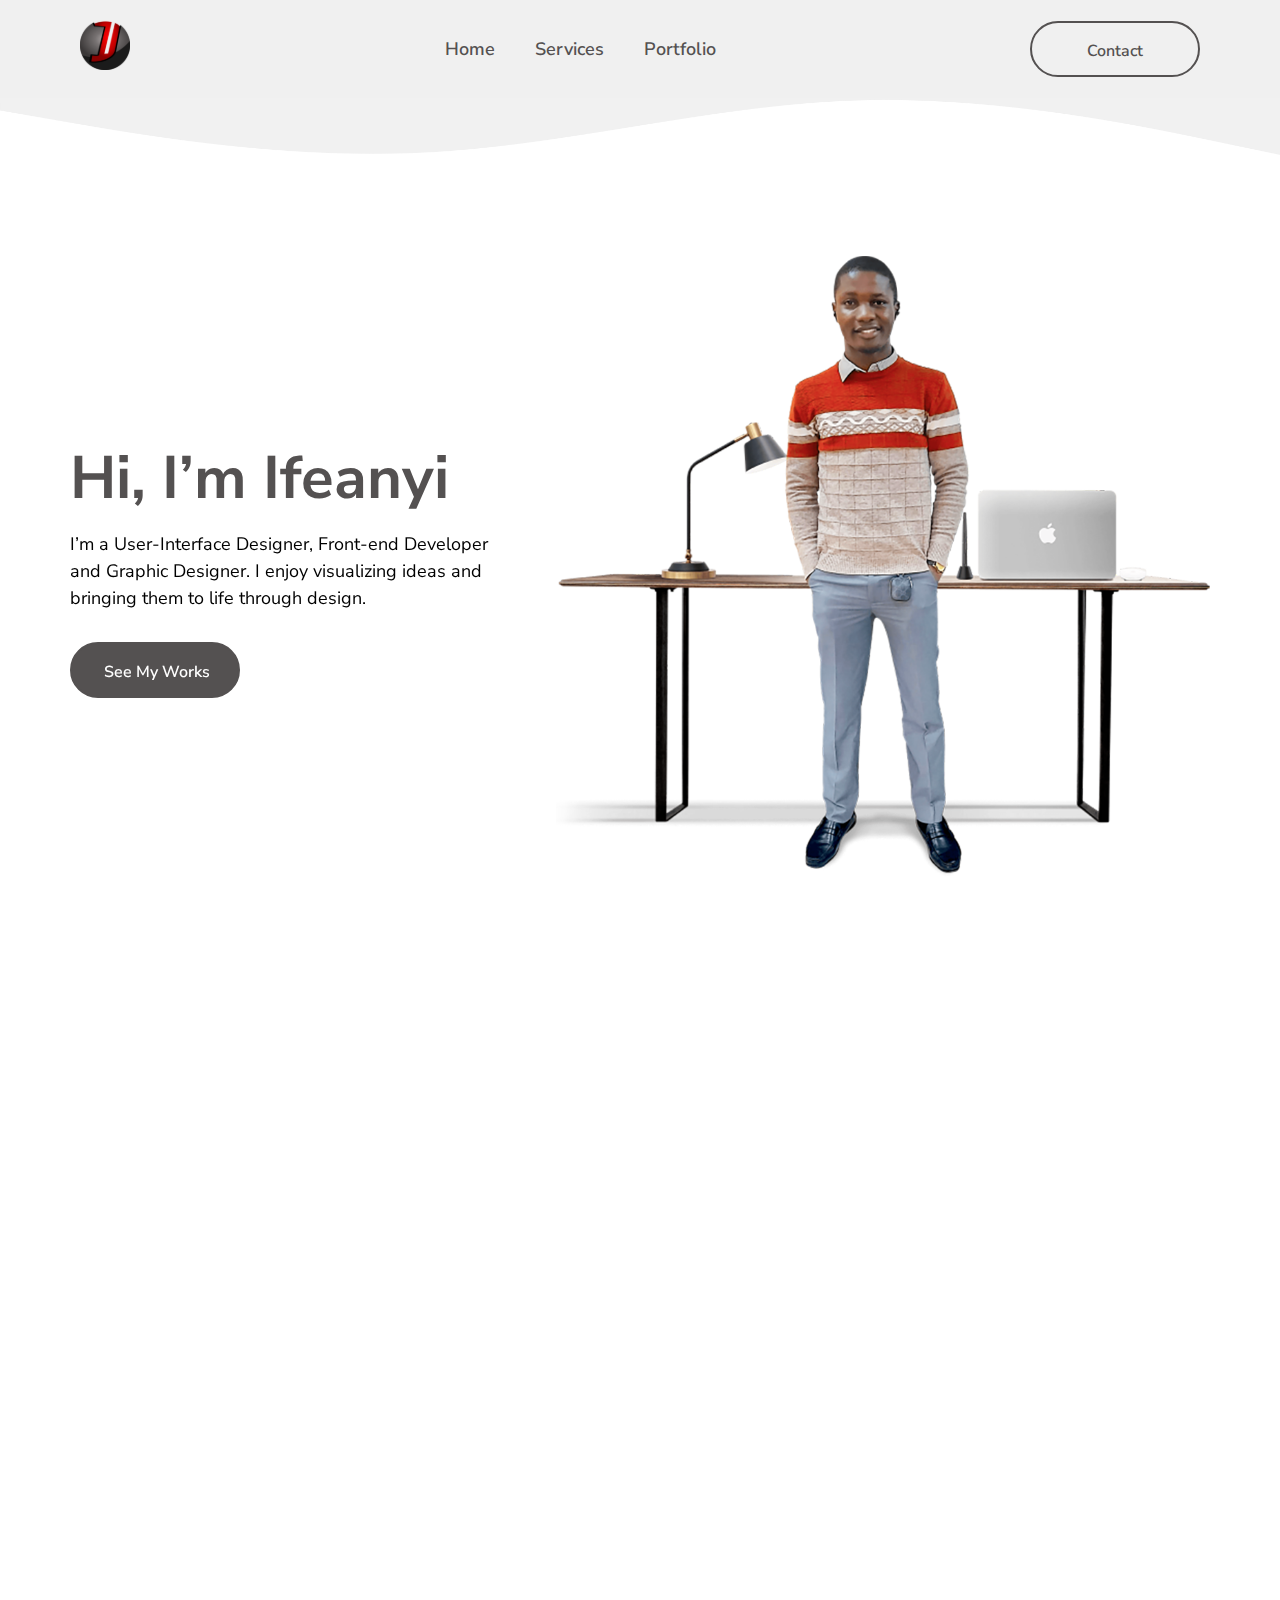
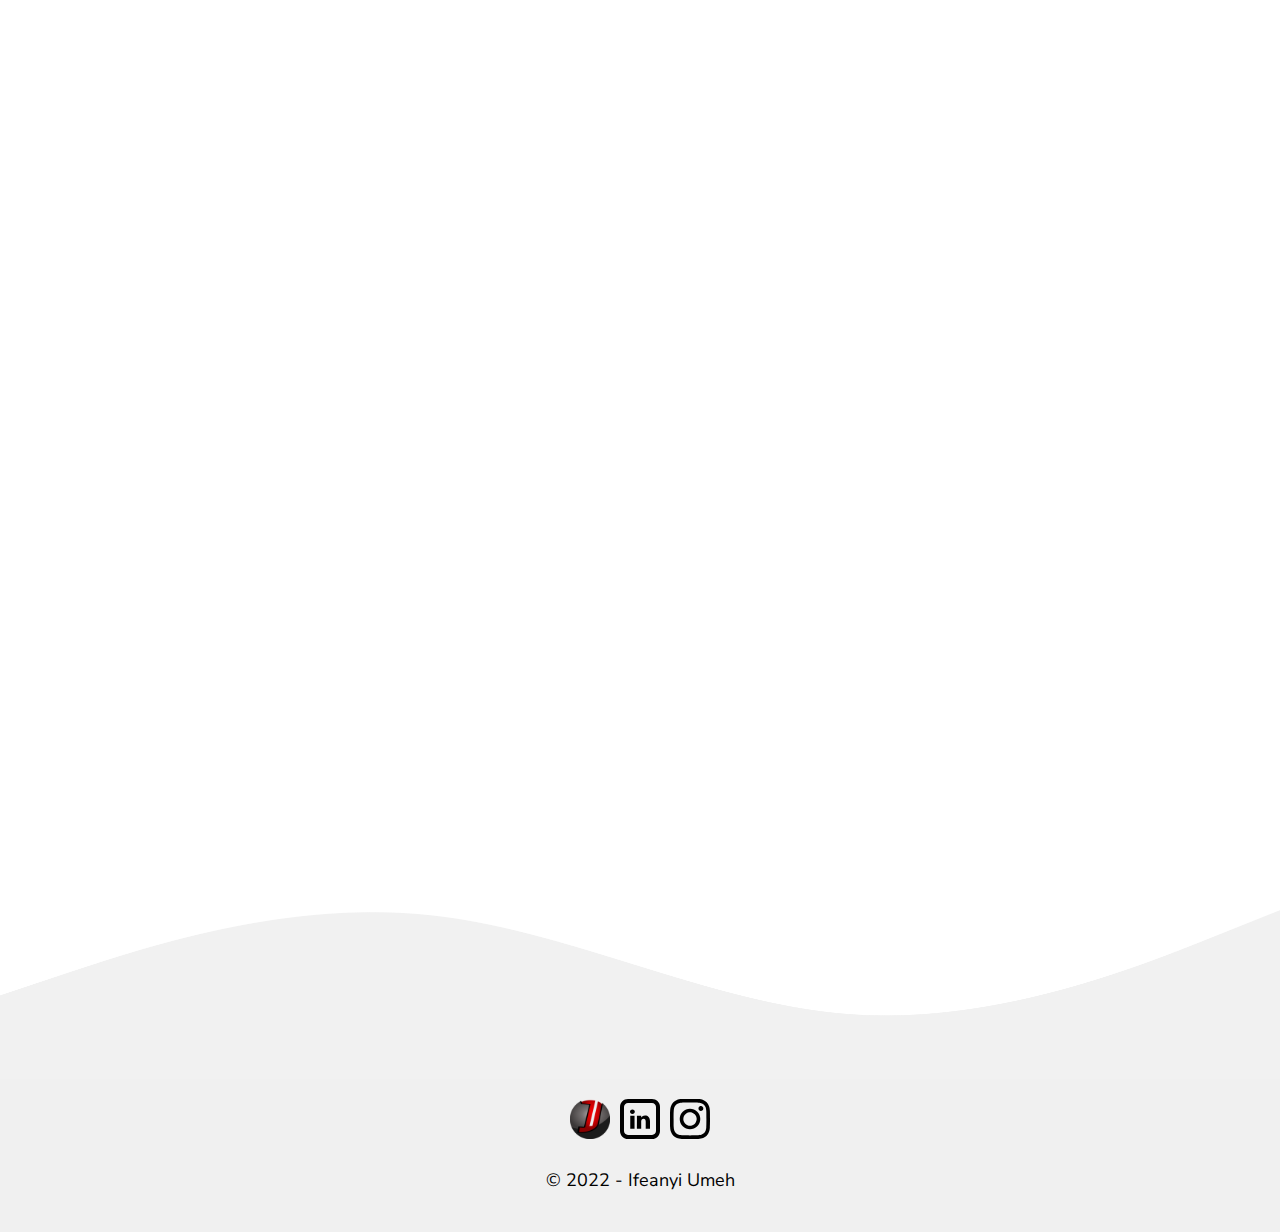
<file: index.html>
<!DOCTYPE html>
<html lang="en">
<head>
  <meta charset="UTF-8">
  <meta http-equiv="X-UA-Compatible" content="IE=edge">
  <meta name="viewport" content="width=device-width, initial-scale=1.0">
  <meta
      name="description"
      content="I'm a Front-end Developer (HTML, CSS & Javascript) and UI designer skilled in the use of Figma with a strong experience in Graphic Design. I'm also proficient with the use of Webflow."
    />
    <meta
      property="og:title"
      content="Ifeanyi Umeh | Portfolio Website"
    />
    <meta
      property="og:description"
      content="I'm a Front-end Developer (HTML, CSS & Javascript) and UI designer skilled in the use of Figma with a strong experience in Graphic Design. I'm also proficient with the use of Webflow."
    />
    <meta property="og:type" content="website" />
    <meta property="og:image" content="https://ifeanyiumeh.com/images/Profile_pix.png" />
    <meta property="og:url" content="https://ifeanyiumeh.com" />
  <title>Ifeanyi Umeh | Portfolio Website</title>
  <link rel="icon" href="images/Favicon-sm.svg" />
    <link rel="apple-touch-icon" sizes="72x72" href="images/Favicon-md.svg" />
    <link rel="apple-touch-icon" sizes="144x144" href="images/Favicon-lg.svg" />
  <link rel="preconnect" href="https://fonts.googleapis.com">
<link rel="preconnect" href="https://fonts.gstatic.com" crossorigin>
<link href="https://fonts.googleapis.com/css2?family=Nunito+Sans:ital,wght@0,400;0,600;0,700;1,400&display=swap" rel="stylesheet">
<link rel="stylesheet" href="css/styles.css" />
<link rel="stylesheet" href="https://unpkg.com/aos@next/dist/aos.css" />
</head>
<body>
 
  <!-- Nav section -->

  
<nav class="navbar" data-aos="fade-down" id="nav">
  <div class="container">
    <nav class="nav collapsible">
      <a class="nav__brand" href="/"><img src="images/joetech_png_logo_1.svg" alt="" /></a>
        <svg class="icon icon--toggler nav__toggler">
          <use xlink:href="images/sprite.svg#menu"></use>
        </svg>
      <ul class="list nav__list collapsible__content">
        <li class="nav__item"><a href="/">Home</a></li>
        <li class="nav__item"><a href="#services">Services</a></li>
        <li class="nav__item"><a href="#projects">Portfolio</a></li>
      </ul>
      <a href="contact.html" class="btn btn--outline nav__button">Contact</a>
    </nav>
  </div>
</nav>
<img src="/images/wave2.png"  class="header-wave" alt="">

<!-- Hero section -->

<section class="hero--block">
   <div class="container hero">
    <div class="hero__content" data-aos="zoom-in">
          <h1 class="hero__header">Hi, I’m Ifeanyi</h1>
          <p class="hero__tag">I’m a User-Interface Designer, Front-end Developer and Graphic Designer. I enjoy visualizing ideas and bringing them to life through design.</p>
          <div class="hero__buttons">
            <a href="#projects" class="btn hero__button1">See My Works</a>
            <a href="contact.html" class="btn btn--outline hero__button2">Contact</a>
          </div>
    </div>
    <div class="hero__image" data-aos="fade-left">
      <div class="hero__image__container">
        <img src="images/Me_table_standing@3x.png" class="hero__image1" alt="" srcset="images/Me_table_standing@3x.png">
      </div>
    </div>

   </div>
 </section>


 <!-- Services section -->

 <section class="services--block" id="services">
   <div class="container">
     <h2 class="services__heading" data-aos="fade-down">What I do</h2>
     <div class="services">
       <div class="services__UI services--card" data-aos="zoom-in">
            <svg class="icon icon--big">
              <use xlink:href="images/sprite.svg#UI-icon"></use>
            </svg>
            <h3 class="services__header">UI Design</h3>
            <div class="services__body">
              My clients get a product that has the ideal balance of outstanding user Interface and visual aesthetics, whether it's a website or a mobile app design.
       </div>
       </div>
       <div class="service__web services--card" data-aos="zoom-in">
          <svg class="icon icon--big">
            <use xlink:href="images/sprite.svg#coding-icon"></use>
          </svg>
          <h3 class="services__header">Web Development</h3>
          <div class="services__body">
            I am able to build a fully responsive website with clean, semantic code using HTML, CSS and Javascript.
          </div>
       </div>
       <div class="service__graphix services--card" data-aos="zoom-in">
          <svg class="icon icon--big">
            <use xlink:href="images/sprite.svg#web-design icon"></use>
          </svg>
          <h3 class="services__header">Graphic Design</h3>
          <div class="services__body">
            With over 8 years of experience,
            I deliver classic graphic services that ranges from logos, flyer / banners, photo-editing, magazines. <span><a href="https://joetechsolutions.site123.me/" target="_blank" class="graphix-link">See some works.</a></span>
       </div>
     </div>
   </div>
   </div>

 </section>


<!-- Clients -->

<section class="clients--block">
  <div class="container">
    <div class="clients__heading" data-aos="fade-down">
      <h2>Clients</h2>
      <p class="clients__tag">"I rendered services for"</p>
    </div>
    <div class="clients__company" data-aos="flip-left">
      <img src="images/CS_MOVEMENT_LOGO.png" class="client1" alt="">
      <img src="images/LEAGAL_LOGO_2.png" class="client2" alt="">
      <img src="images/Drugstoc.png" class="client3" alt="">
      <img src="images/Kaeme_precision_logo.png" class="client4" alt="">
      <img src="images/Axis_property_Logo22.png" class="client5" alt="">
      <img src="images/ADDIE_LOGO_DESIGN.png" class="client6" alt="">
      <img src="images/IdRatio_logo.png" class="client7" alt="">
      <img src="images/Gold_land_logo.png" class="client8" alt="">
      <img src="images/Dera_logo.png" class="client9" alt="">
    </div>
  </div>
</section>

<!-- Projects -->

<section class="projects--block" id="projects">
  <div class="container">
    <h2 class="projects__heading" data-aos="fade-down">Recent Projects</h2>
    <div class="projects">

      <div class="card" data-aos="fade-right">
        <a href="project-circle.html"><img class="card__image" src="images/circle@2x.png" alt="" srcset="images/circle@2x.png"></a>
        <header class="card__header">Circle Studio</header>
        <div class="card__body">
         Web Development
        </div>
      </div>
      
      <div class="card" data-aos="fade-left">
          <a href="project-money.html"><img class="card__image" src="images/Money@2x.png" alt="" srcset="images/Money@2x.png"></a>
        <header class="card__header">Money App</header>
        <div class="card__body">
        User-Interface Design
        </div>
      </div>

      <div class="card" data-aos="fade-right">
          <a href="project-landing.html"><img class="card__image" src="images/Dr_Project@2x.png" alt="" srcset="images/Dr_Project@2x.png"></a>
        <header class="card__header">DR Landing Page</header>
        <div class="card__body">
          User-Interface Design
        </div>
      </div>

      <div class="card" data-aos="fade-left">
          <a href="project-portfolio.html"><img class="card__image" src="images/DesignPortfolio_Project.png" alt="" srcset="images/DesignPortfolio_Project.png"></a>
        <header class="card__header">Design Portfolio</header>
        <div class="card__body">
          User-Interface Design
        </div>
      </div>

      <div class="card" data-aos="fade-right">
          <a href="project-nubank.html"><img class="card__image" src="images/Nubank.png" alt="" srcset="images/Nubank.png"></a>
        <header class="card__header">NuBank</header>
        <div class="card__body">
        User-Interface Design
        </div>
      </div>

      <div class="card" data-aos="fade-left">
          <a href="project-csart.html"><img class="card__image" src="images/CsArt_Project@2x.png" alt="" srcset="images/CsArt_Project@2x.png"></a>
        <header class="card__header">CS Art Exhibition</header>
        <div class="card__body">
        Flyer / Banner / Brochure
        </div>
      </div>

      <div class="card" data-aos="fade-right">
          <a href="project-addie.html"><img class="card__image" src="images/Addie_Project@2x.png" alt="" srcset="images/Addie_Project@2x.png"></a>
        <header class="card__header">Addie Skincare</header>
        <div class="card__body">
        Product Branding
        </div>
      </div>

      <div class="card" data-aos="fade-left">
          <a href="project-csfound.html"><img class="card__image" src="images/Cs_Project@2x.png" alt="" srcset="images/Cs_Project@2x.png"></a>
        <header class="card__header">CS Foundation</header>
        <div class="card__body">
        Logo / Branding
        </div>
      </div>
    </div>
  </div>

</section>


 <!-- Reviews -->

 <section class="reviews--block">
  <div class="container">
    <h2 class="reviews__heading" data-aos="fade-down">Reviews</h2>
    <div class="reviews">

      <div class="testimonial review__okon" data-aos="zoom-in">
          <img src="images/okon@2x.png" class="testimonial__image" alt="A happy, smiling customer" />
        <div class="body-container">
          <img src="images/left-quote.png" class="quote1" alt="">
          <p class="testimonial__body">
            I got in contact with Ifeanyi U. for my design project and I was wowed with the results. From then on I have been hugely impressed with his professionalism and skills. His expertise is top-notched. I highly recommend him.
          </p>
        </div>
        <p class="testimonial__author">
          Idorenyin Okon
        </p>
        <p class="testimonial__company">
          Founder IdRatios | Accountant
        </p>
        <svg class="icon testimonial__rating">
          <use xlink:href="images/sprite.svg#star-rating"></use>
        </svg>
      </div>

      <div class="testimonial review__morayo" data-aos="zoom-in">
          <img src="images/morayo@2x.png" class="testimonial__image" alt="A happy, smiling customer" />
        <div class="body-container">
          <img src="images/left-quote.png" class="quote2" alt="">
          <p class="testimonial__body">
             I hired Ifeanyi to help in the branding of our startup skincare care company. He did an excellent job from Designing our logo to the product designs. He has a good attitude to work, patient with great customer relationship management skills.
          </p>
        </div>
        <p class="testimonial__author">
          Morayo Alarape
        </p>
        <p class="testimonial__company">
          Project Manager | SMC
        </p>
        <svg class="icon testimonial__rating">
          <use xlink:href="images/sprite.svg#star-rating"></use>
        </svg>
      </div>

      <div class="testimonial review__raymond" data-aos="zoom-in">
          <img src="images/raymond@2x.png" class="testimonial__image" alt="A happy, smiling customer" />
        <div class="body-container">
          <img src="images/left-quote.png" class="quote3" alt="">
          <p class="testimonial__body">
            Ifeanyi U. not only have the expertise, but he is also very thorough and patient. It feels good working with him and I will definitely bank on him for future projects.
          </p>
        </div>
        <p class="testimonial__author">
          Raymond Edesiri Oghene
        </p>
        <p class="testimonial__company">
          Digital Marketing Expert
        </p>
        <svg class="icon testimonial__rating">
          <use xlink:href="images/sprite.svg#star-rating"></use>
        </svg>
      </div>
    </div>
  </div>

</section>

<!-- Footer -->
<img src="/images/wave.png" class="footer-wave" alt="">
<footer class="footer--block">
  <div class="footer">
    <div class="footer__images">
      <a class="footer__brand" href="#nav"><img src="images/joetech_png_logo_1.svg" alt="" srcset="images/joetech_png_logo_1.svg" /></a>

      <a href="https://www.linkedin.com/in/ifeanyi-umeh-0ba74497/" target="_blank">
        <svg class="icon footer__icon">
          <use xlink:href="images/sprite.svg#Linkedin"></use>
        </svg>
      </a>
      <a href="https://www.instagram.com/ifeanyi_j_umeh/" target="_blank">
        <svg class="icon footer__icon">
          <use xlink:href="images/sprite.svg#Instagram"></use>
        </svg>
      </a>

    </div>
    <p>© 2022 - Ifeanyi Umeh</p>
  </div>

</footer>





  <script src="js/main.js"></script>
  <script src="https://unpkg.com/aos@next/dist/aos.js"></script>
  <script>
    AOS.init();
  </script>
</body>
</html>
</file>
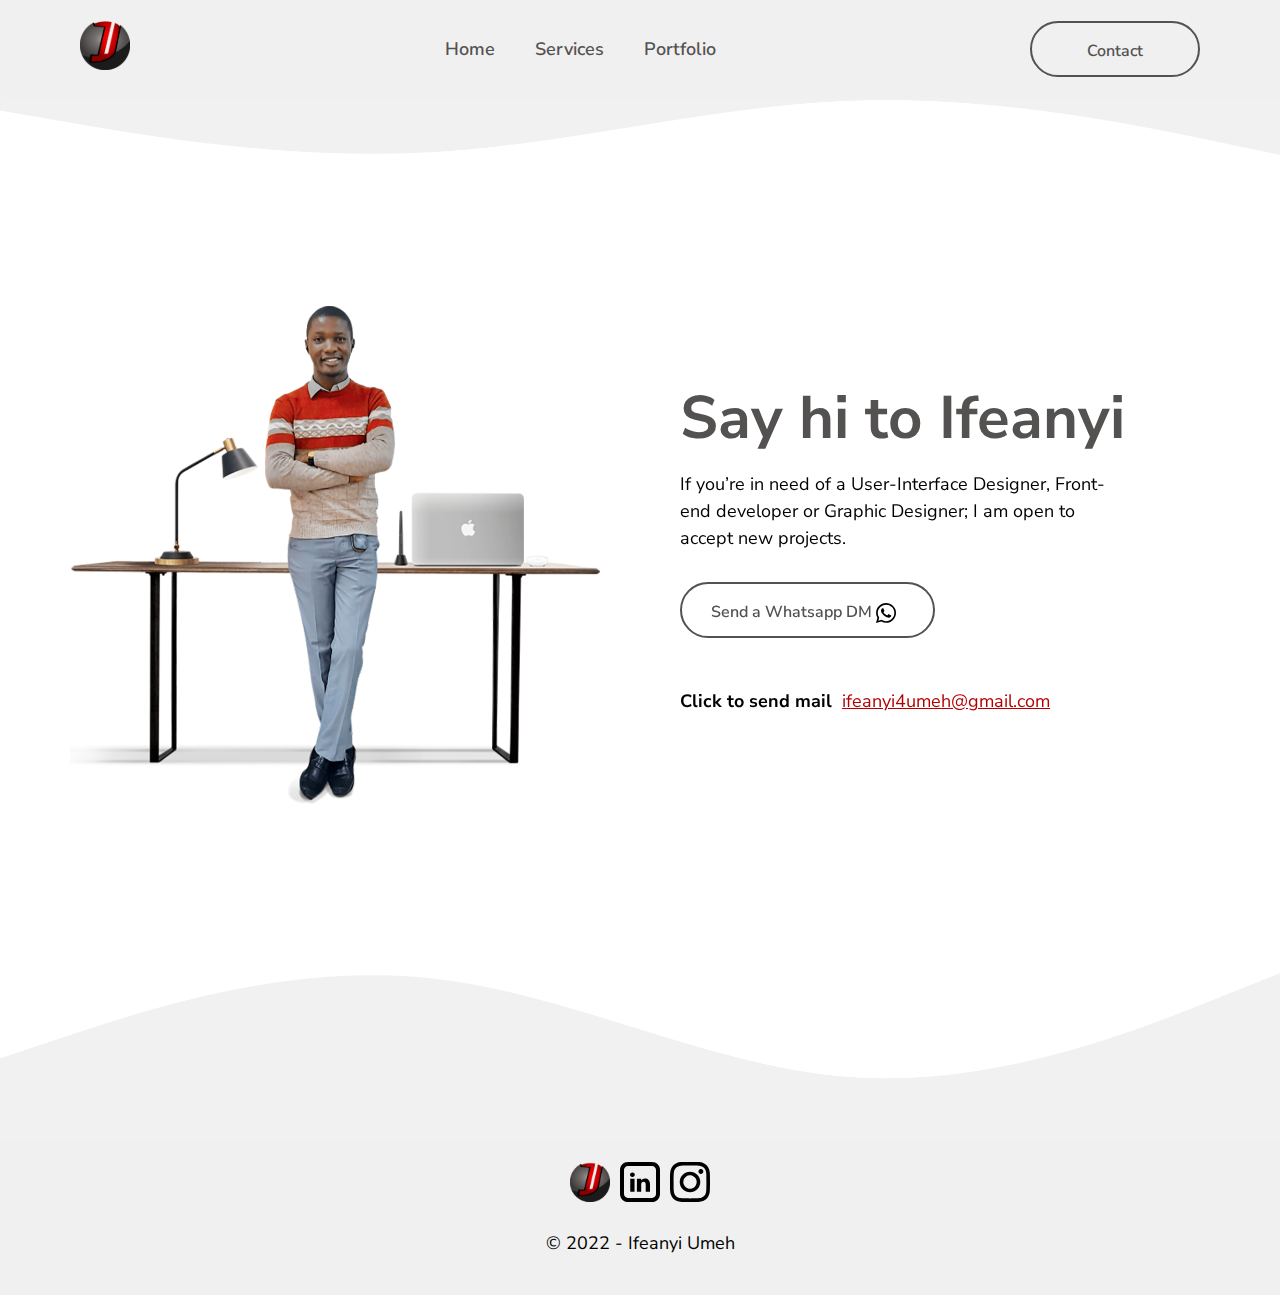
<file: contact.html>
<!DOCTYPE html>
<html lang="en">
<head>
  <meta charset="UTF-8">
  <meta http-equiv="X-UA-Compatible" content="IE=edge">
  <meta name="viewport" content="width=device-width, initial-scale=1.0">
  <meta
      name="description"
      content="If you’re in need of a User-Interface Designer, Front-end Developer or Graphic Designer, I am open to accepting projects."
    />
    <meta
      property="og:title"
      content="Contact | Ifeanyi Umeh"
    />
    <meta
      property="og:description"
      content="If you’re in need of a User-Interface Designer, Front-end Developer or Graphic Designer, I am open to accepting projects."
    />
    <meta property="og:type" content="website" />
    <meta property="og:image" content="https://ifeanyiumeh.com/images/Profile_pix.png" />
    <meta property="og:url" content="https://ifeanyiumeh.com" />
  <title>Contact | Ifeanyi Umeh</title>
  <link rel="icon" href="images/Favicon-sm.svg" />
    <link rel="apple-touch-icon" sizes="72x72" href="images/Favicon-md.svg" />
    <link rel="apple-touch-icon" sizes="144x144" href="images/Favicon-lg.svg" />
  <link rel="preconnect" href="https://fonts.googleapis.com">
<link rel="preconnect" href="https://fonts.gstatic.com" crossorigin>
<link href="https://fonts.googleapis.com/css2?family=Nunito+Sans:ital,wght@0,400;0,600;0,700;1,400&display=swap" rel="stylesheet">
<link rel="stylesheet" href="css/styles.css" />
<link rel="stylesheet" href="https://unpkg.com/aos@next/dist/aos.css" />
</head>
<body>
 
  <!-- Nav section -->
  <nav class="navbar" data-aos="fade-down" id="nav">
    <div class="container">
      <nav class="nav collapsible">
        <a class="nav__brand" href="/"><img src="images/joetech_png_logo_1.svg" alt="" /></a>
          <svg class="icon icon--toggler nav__toggler">
            <use xlink:href="images/sprite.svg#menu"></use>
          </svg>
        <ul class="list nav__list collapsible__content">
          <li class="nav__item"><a href="/">Home</a></li>
          <li class="nav__item"><a href="/#services">Services</a></li>
          <li class="nav__item"><a href="/#projects">Portfolio</a></li>
        </ul>
        <a href="contact.html" class="btn btn--outline nav__button">Contact</a>
      </nav>
    </div>
  </nav>
  <img src="/images/wave2.png"  class="header-wave" alt="">


<!-- Hero section -->

<section class="hero--block__contact">
   <div class="container hero__contact">
  
    <div class="hero__image__contact" data-aos="fade-right">
      <div class="hero__image__container__contact">
        <img src="images/Me_table_resting@3x.png" class="hero__image1__contact" alt="" srcset="images/Me_table_resting@3x.png">
      </div>
    </div>

    <div class="hero__content__contact" data-aos="fade-left">
      <h1 class="hero__header__contact">Say hi to Ifeanyi</h1>
      <p class="hero__tag__contact">If you’re in need of a
        User-Interface Designer, Front-end developer or Graphic Designer; I am open to accept new projects.</p>
        <a href="https://wa.link/3pkpmh" target="_blank" class="btn btn--stretched hero__button__contact">Send a Whatsapp DM <svg class="icon">
          <use xlink:href="images/sprite.svg#Whatsapp"></use>
        </svg></a>
        <div class="email__contact">
          <p class="hero__tag__contact2"> Click to send mail</p>
          <a href="mailto:ifeanyi4umeh@gmail.com?subject=Enquiry" class="hero__tag__contact3">ifeanyi4umeh@gmail.com</a>
        </div>
</div>

   </div>
 </section>



<!-- Footer -->
<img src="/images/wave.png" class="footer-wave" alt="">
<footer class="footer--block">
  <div class="footer">
    <div class="footer__images">
      <a class="footer__brand" href="/"><img src="images/joetech_png_logo_1.svg" alt="" srcset="images/joetech_png_logo_1.svg" /></a>

      <a href="https://www.linkedin.com/in/ifeanyi-umeh-0ba74497/" target="_blank">
        <svg class="icon footer__icon">
          <use xlink:href="images/sprite.svg#Linkedin"></use>
        </svg>
      </a>
      <a href="https://www.instagram.com/ifeanyi_j_umeh/" target="_blank">
        <svg class="icon footer__icon">
          <use xlink:href="images/sprite.svg#Instagram"></use>
        </svg>
      </a>

    </div>
    <p>© 2022 - Ifeanyi Umeh</p>
  </div>

</footer>





  <script src="js/main.js"></script>
  <script src="https://unpkg.com/aos@next/dist/aos.js"></script>
  <script>
    AOS.init();
  </script>
</body>
</html>
</file>
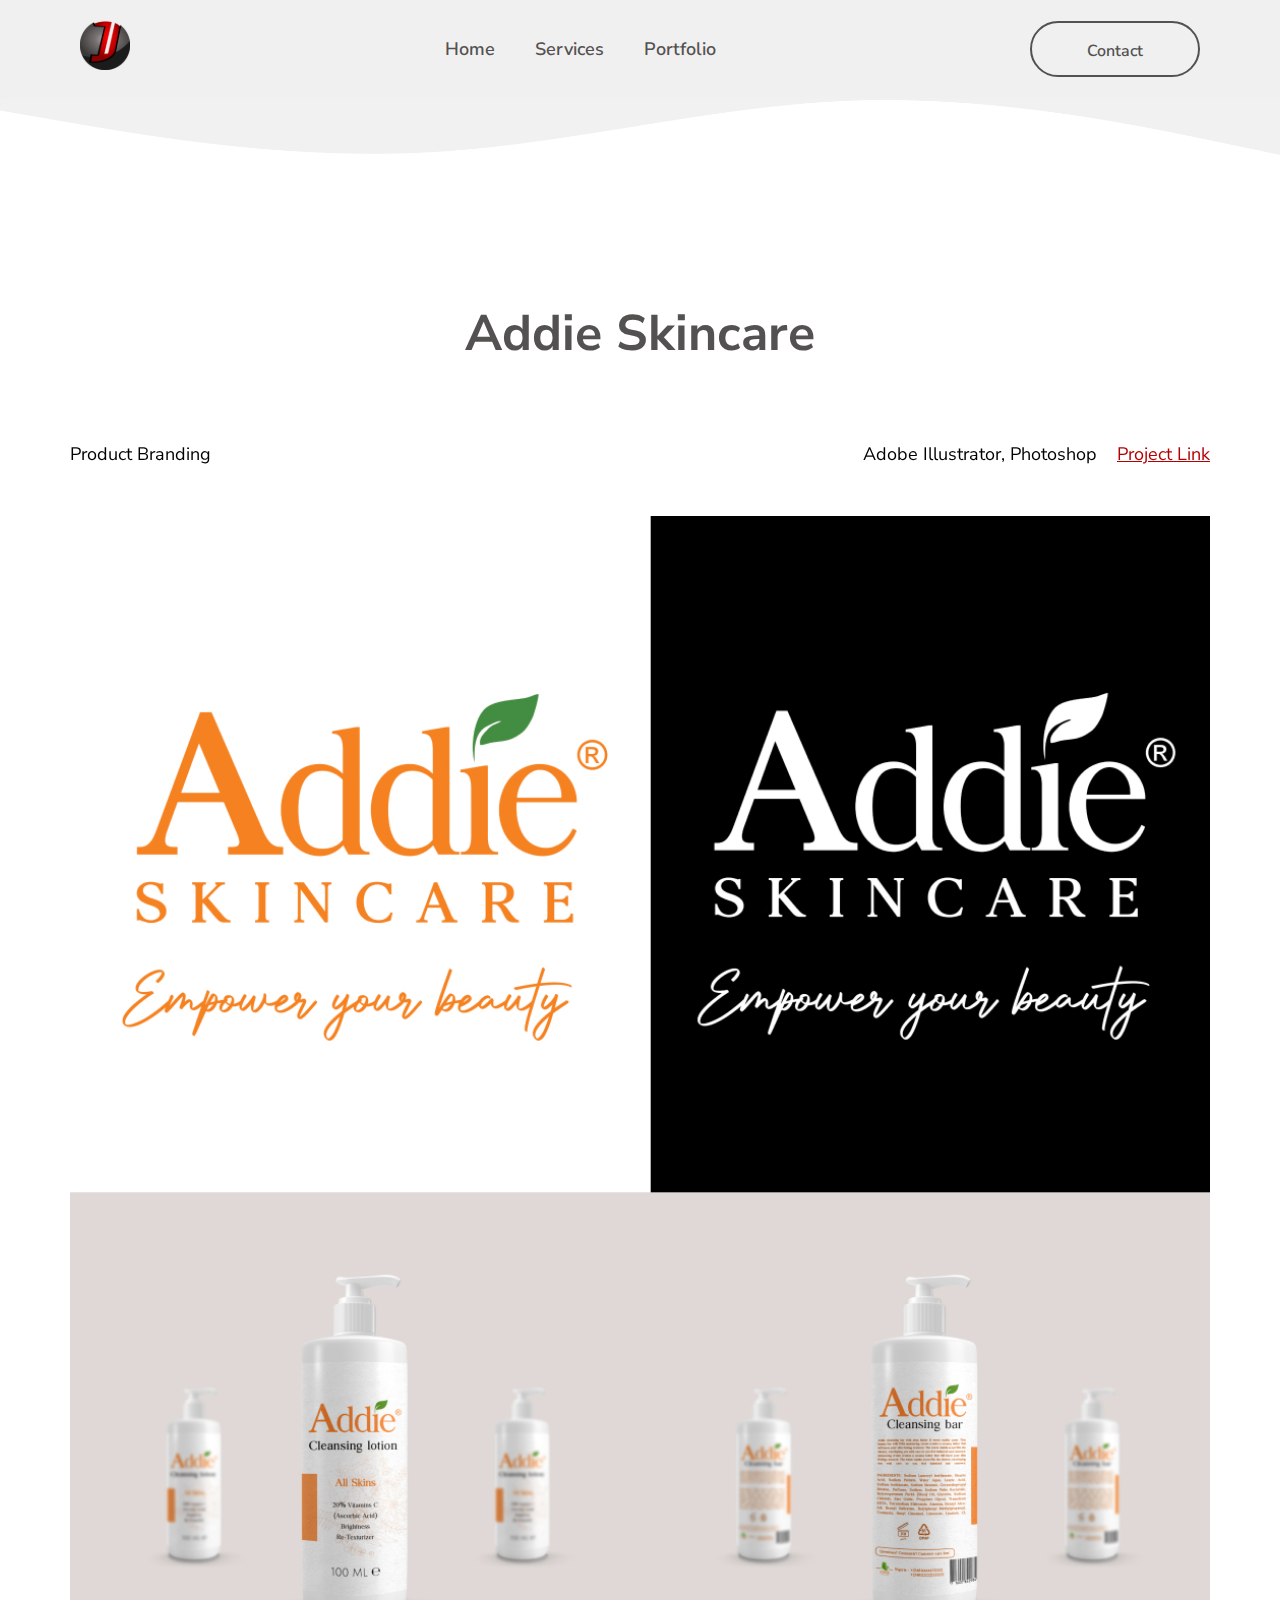
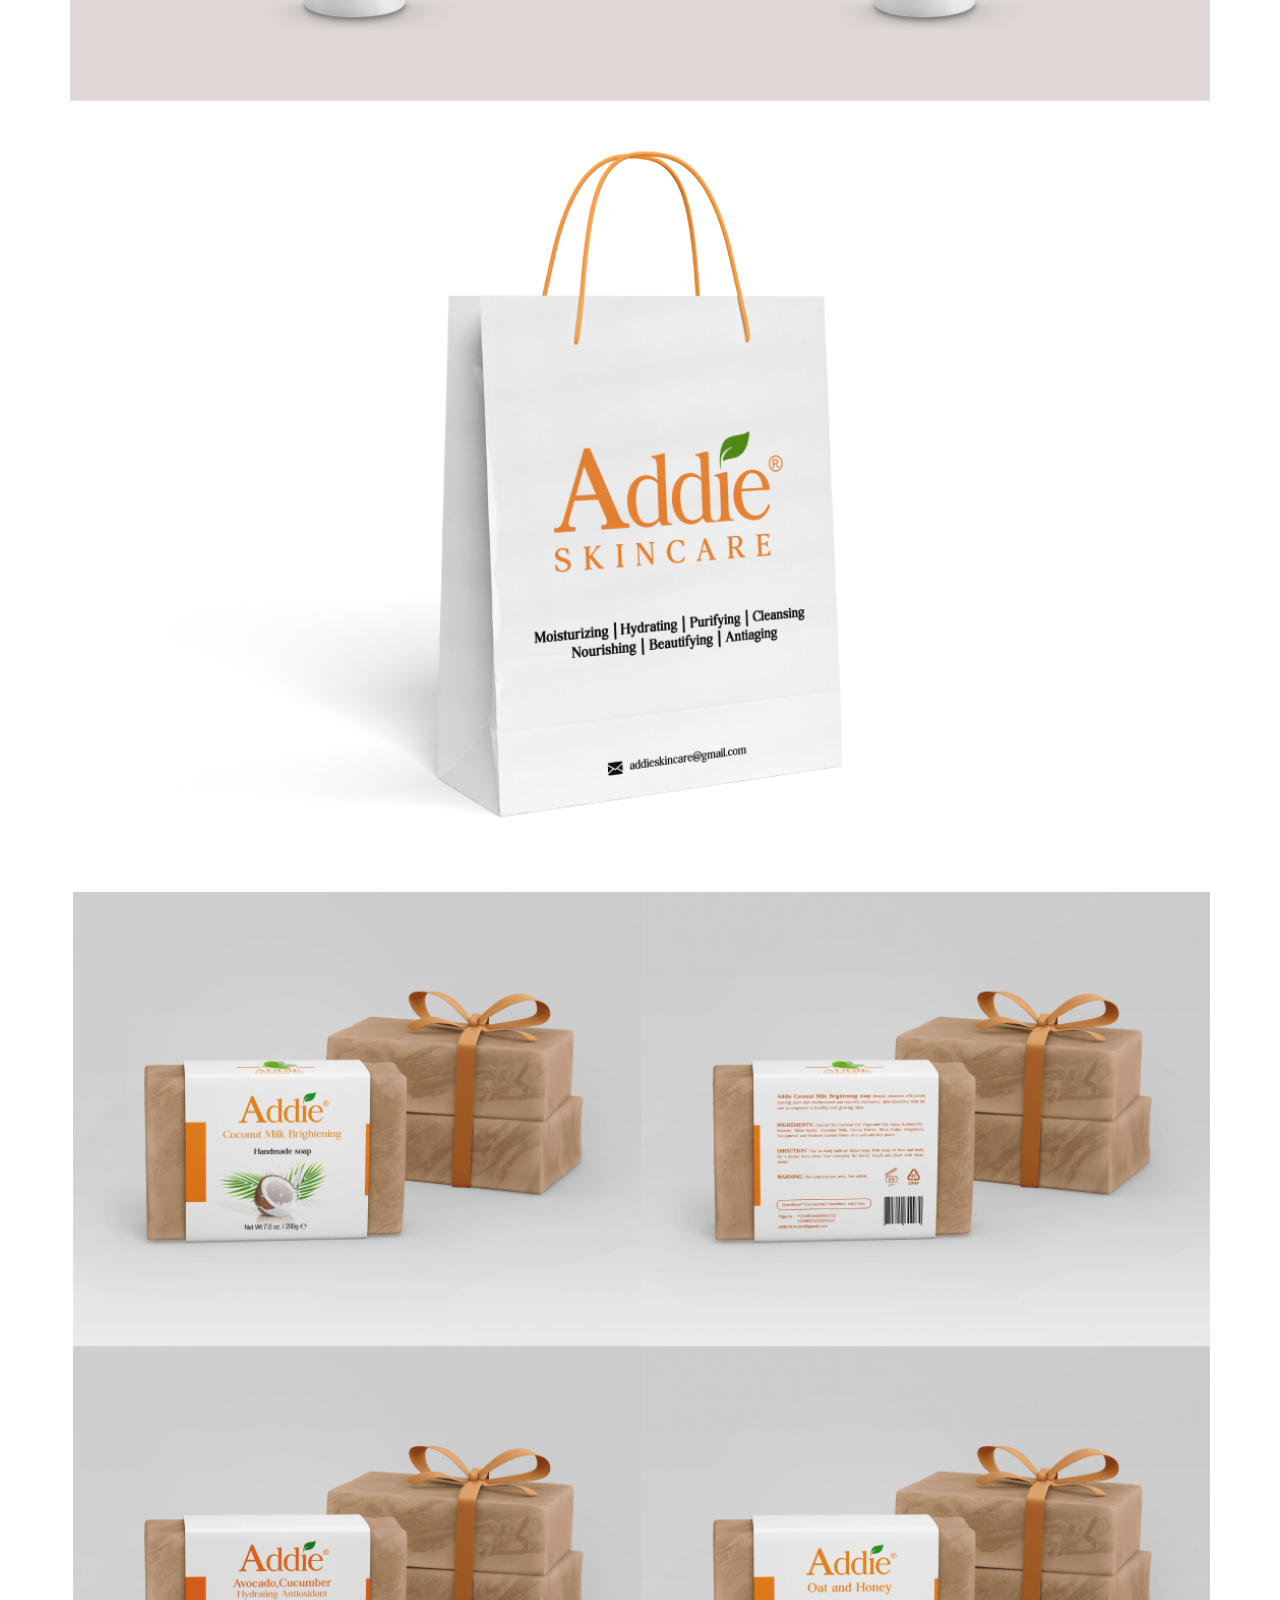
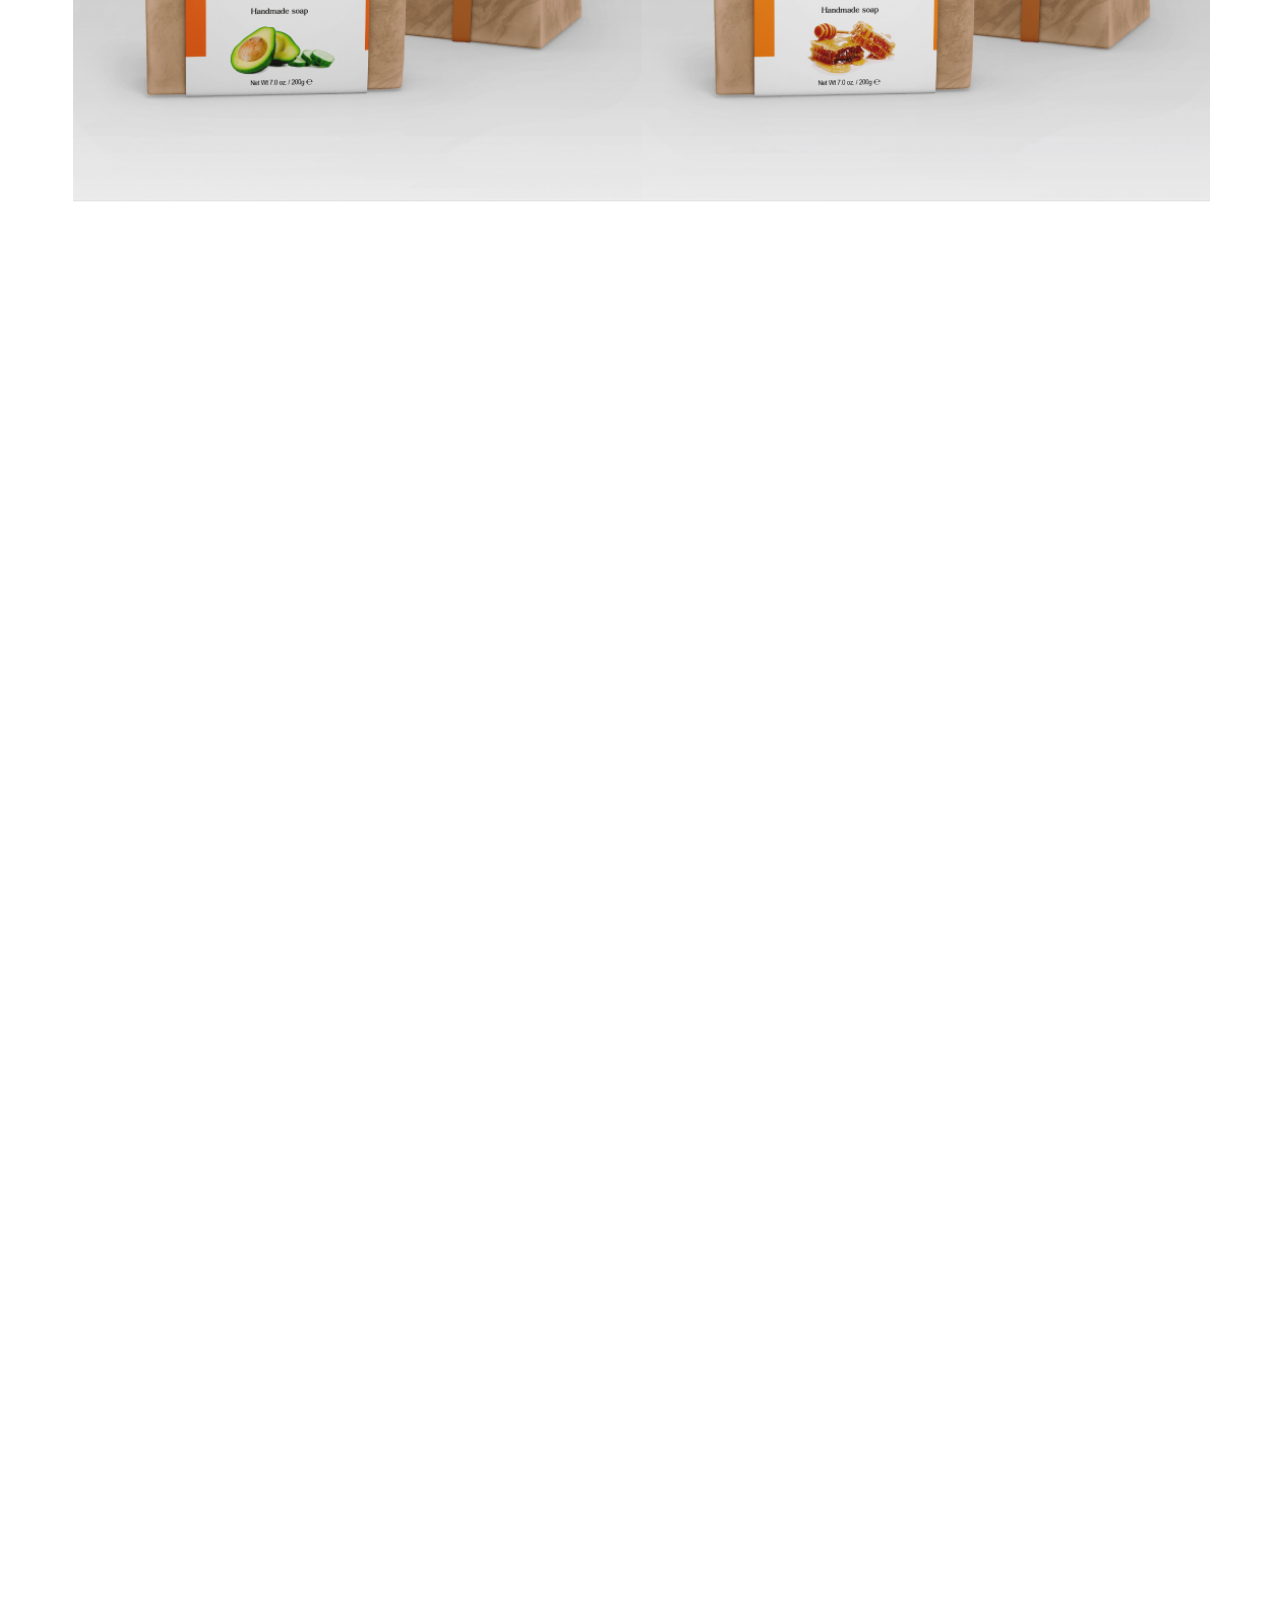
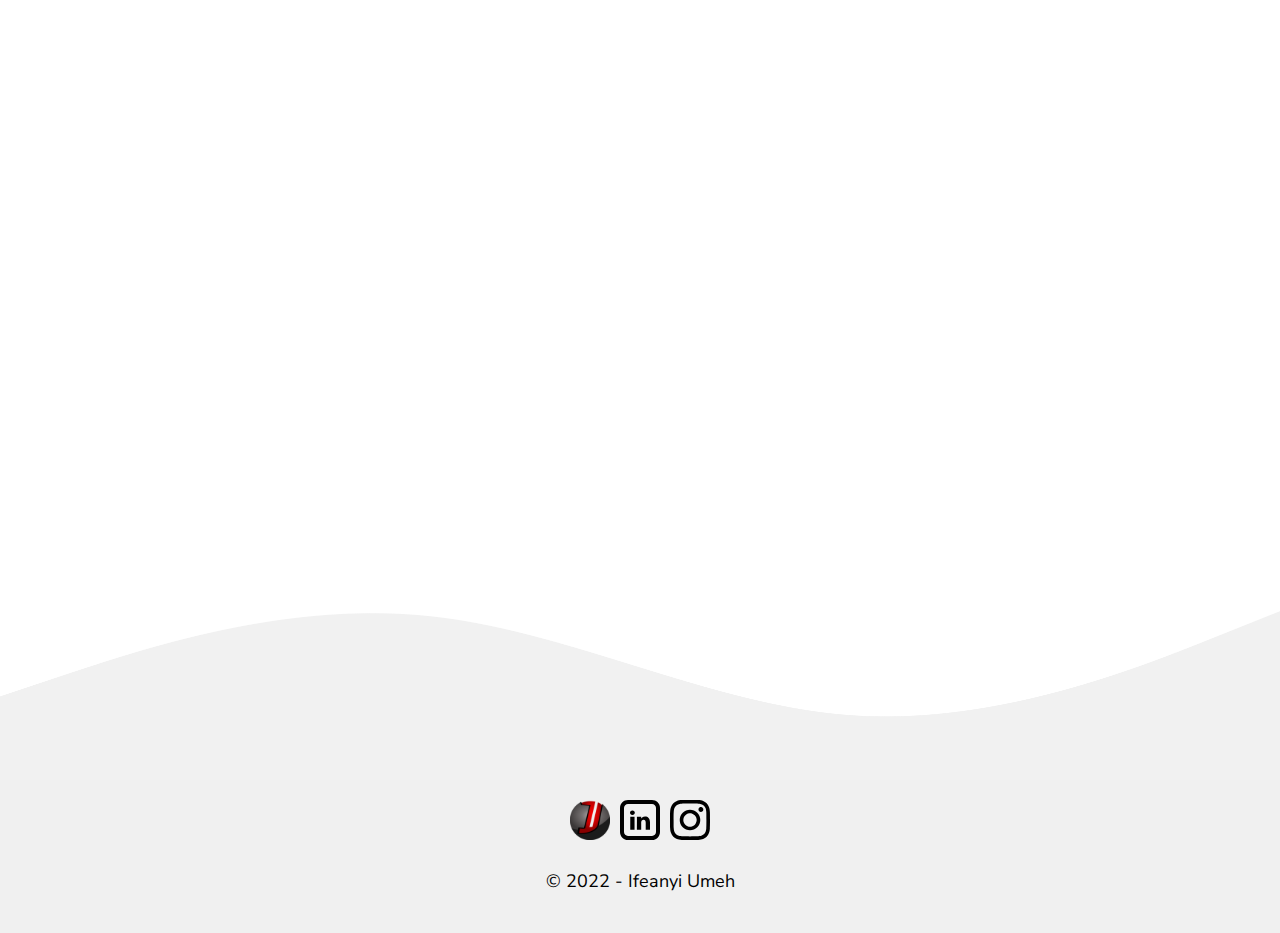
<file: project-addie.html>
<!DOCTYPE html>
<html lang="en">
<head>
  <meta charset="UTF-8">
  <meta http-equiv="X-UA-Compatible" content="IE=edge">
  <meta name="viewport" content="width=device-width, initial-scale=1.0">
  <meta
      name="description"
      content="Check out the Addie Skincare project I did."
    />
    <meta
      property="og:title"
      content="Addie Skincare | Product Branding | Ifeanyi Umeh"
    />
    <meta
      property="og:description"
      content="Check out the Addie Skincare project I did."
    />
    <meta property="og:type" content="website" />
    <meta property="og:image" content="" />
    <meta property="og:url" content="" />

  <title>Addie Skincare | Product Branding | Ifeanyi Umeh</title>

  <link rel="icon" href="images/Favicon-sm.svg" />
    <link rel="apple-touch-icon" sizes="72x72" href="images/Favicon-md.svg" />
    <link rel="apple-touch-icon" sizes="144x144" href="images/Favicon-lg.svg" />
  <link rel="preconnect" href="https://fonts.googleapis.com">
<link rel="preconnect" href="https://fonts.gstatic.com" crossorigin>
<link href="https://fonts.googleapis.com/css2?family=Nunito+Sans:ital,wght@0,400;0,600;0,700;1,400&display=swap" rel="stylesheet">
<link rel="stylesheet" href="css/styles.css" />
<link rel="stylesheet" href="https://unpkg.com/aos@next/dist/aos.css" />
</head>
<body>
 
  <!-- Nav section -->
 
  <nav class="navbar" data-aos="fade-down" id="nav">
    <div class="container">
      <nav class="nav collapsible">
        <a class="nav__brand" href="/"><img src="images/joetech_png_logo_1.svg" alt="" /></a>
          <svg class="icon icon--toggler nav__toggler">
            <use xlink:href="images/sprite.svg#menu"></use>
          </svg>
        <ul class="list nav__list collapsible__content">
          <li class="nav__item"><a href="/">Home</a></li>
          <li class="nav__item"><a href="/#services">Services</a></li>
          <li class="nav__item"><a href="/#projects">Portfolio</a></li>
        </ul>
        <a href="contact.html" class="btn btn--outline nav__button">Contact</a>
      </nav>
    </div>
  </nav>
  <img src="/images/wave2.png"  class="header-wave" alt="">


<!-- Circle project -->
<section class="projects--block__circle">
    <div class="container">
        <h2 class="projects__heading circle__heading" data-aos="fade-up">Addie Skincare</h2>
        <div class="project__titles" data-aos="zoom-in">
            <p>Product Branding</p>
            <div class="project__software-link">
                <p class="project__software">Adobe Illustrator, Photoshop</p>
                <a href="" class="project__title">Project Link</a>
            </div>
        </div>

        <div data-aos="zoom-in"><img src="images/Addie_imgs.jpg" alt="" srcset="images/Addie_imgs.jpg"></div>

    </div>
</section>


<!-- Other Projects -->

<section class="projects--block__other">
  <div class="container">
    <h2 class="projects__heading" data-aos="fade-down">Other Projects</h2>
    <div class="projects">

      <div class="card circle-st3" data-aos="fade-right">
        <a href="project-circle.html"><img class="card__image" src="images/circle@2x.png" alt="" srcset="images/circle@2x.png"></a>
        <header class="card__header">Circle Studio</header>
        <div class="card__body">
         Web Development
        </div>
      </div>
      
      <div class="card money-ap3" data-aos="fade-left">
        <a href="project-money.html"><img class="card__image" src="images/Money@2x.png" alt="" srcset="images/Money@2x.png"></a>
        <header class="card__header">Money App</header>
        <div class="card__body">
        User-Interface Design
        </div>
      </div>

      <div class="card landing-pg3" data-aos="fade-right">
        <a href="project-landing.html"><img class="card__image" src="images/Dr_Project@2x.png" alt="" srcset="images/Dr_Project@2x.png"></a>
        <header class="card__header">DR Landing Page</header>
        <div class="card__body">
          User-Interface Design
        </div>
      </div>

      <div class="card design-po3" data-aos="fade-left">
        <a href="project-portfolio.html"><img class="card__image" src="images/DesignPortfolio_Project.png" alt="" srcset="images/DesignPortfolio_Project.png"></a>
        <header class="card__header">Design Portfolio</header>
        <div class="card__body">
          User-Interface Design
        </div>
      </div>

      <div class="card nubank3" data-aos="fade-right">
        <a href="project-nubank.html"><img class="card__image" src="images/Nubank.png" alt="" srcset="images/Nubank.png"></a>
        <header class="card__header">NuBank</header>
        <div class="card__body">
        User-Interface Design
        </div>
      </div>

      <div class="card cs-art3" data-aos="fade-left">
        <a href="project-csart.html"><img class="card__image" src="images/CsArt_Project@2x.png" alt="" srcset="images/CsArt_Project@2x.png"></a>
        <header class="card__header">CS Art Exhibition</header>
        <div class="card__body">
        Flyer / Banner / Brochure
        </div>
      </div>

      <div class="card addie-sk3" data-aos="fade-right">
        <a href="project-addie.html"><img class="card__image" src="images/Addie_Project@2x.png" alt="" srcset="images/Addie_Project@2x.png"></a>
        <header class="card__header">Addie Skincare</header>
        <div class="card__body">
        Product Branding
        </div>
      </div>

      <div class="card cs-fd3" data-aos="fade-left">
        <a href="project-csfound.html"><img class="card__image" src="images/Cs_Project@2x.png" alt="" srcset="images/Cs_Project@2x.png"></a>
        <header class="card__header">CS Foundation</header>
        <div class="card__body">
        Logo / Branding
        </div>
      </div>
    </div>
  </div>

</section>



<!-- Footer -->
<img src="/images/wave.png" class="footer-wave" alt="">
<footer class="footer--block">
  <div class="footer">
    <div class="footer__images">
      <a class="footer__brand" href="#nav"><img src="images/joetech_png_logo_1.svg" alt="" srcset="images/joetech_png_logo_1.svg" /></a>

      <a href="https://www.linkedin.com/in/ifeanyi-umeh-0ba74497/" target="_blank">
        <svg class="icon footer__icon">
          <use xlink:href="images/sprite.svg#Linkedin"></use>
        </svg>
      </a>
      <a href="https://www.instagram.com/ifeanyi_j_umeh/" target="_blank">
        <svg class="icon footer__icon">
          <use xlink:href="images/sprite.svg#Instagram"></use>
        </svg>
      </a>

    </div>
    <p>© 2022 - Ifeanyi Umeh</p>
  </div>

</footer>




  <script src="js/main.js"></script>
  <script src="https://unpkg.com/aos@next/dist/aos.js"></script>
  <script>
    AOS.init();
  </script>
</body>
</html>
</file>
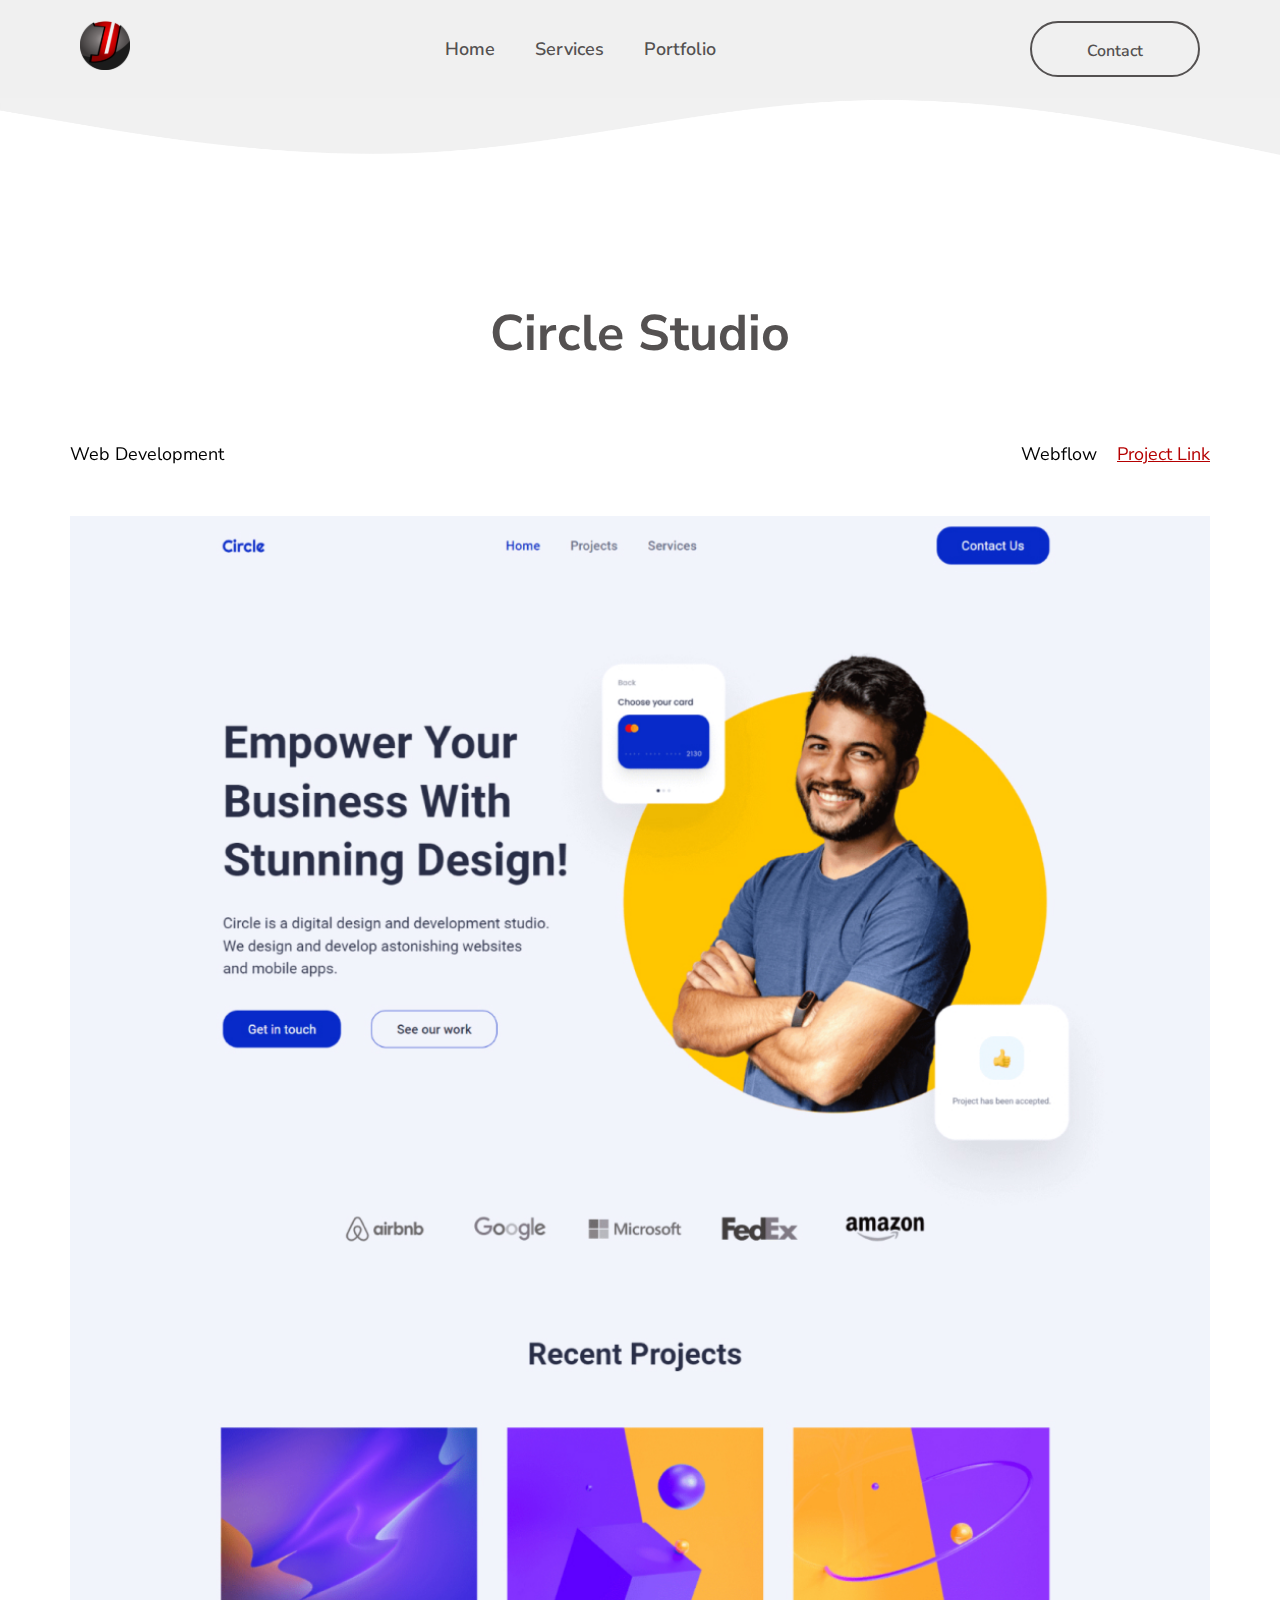
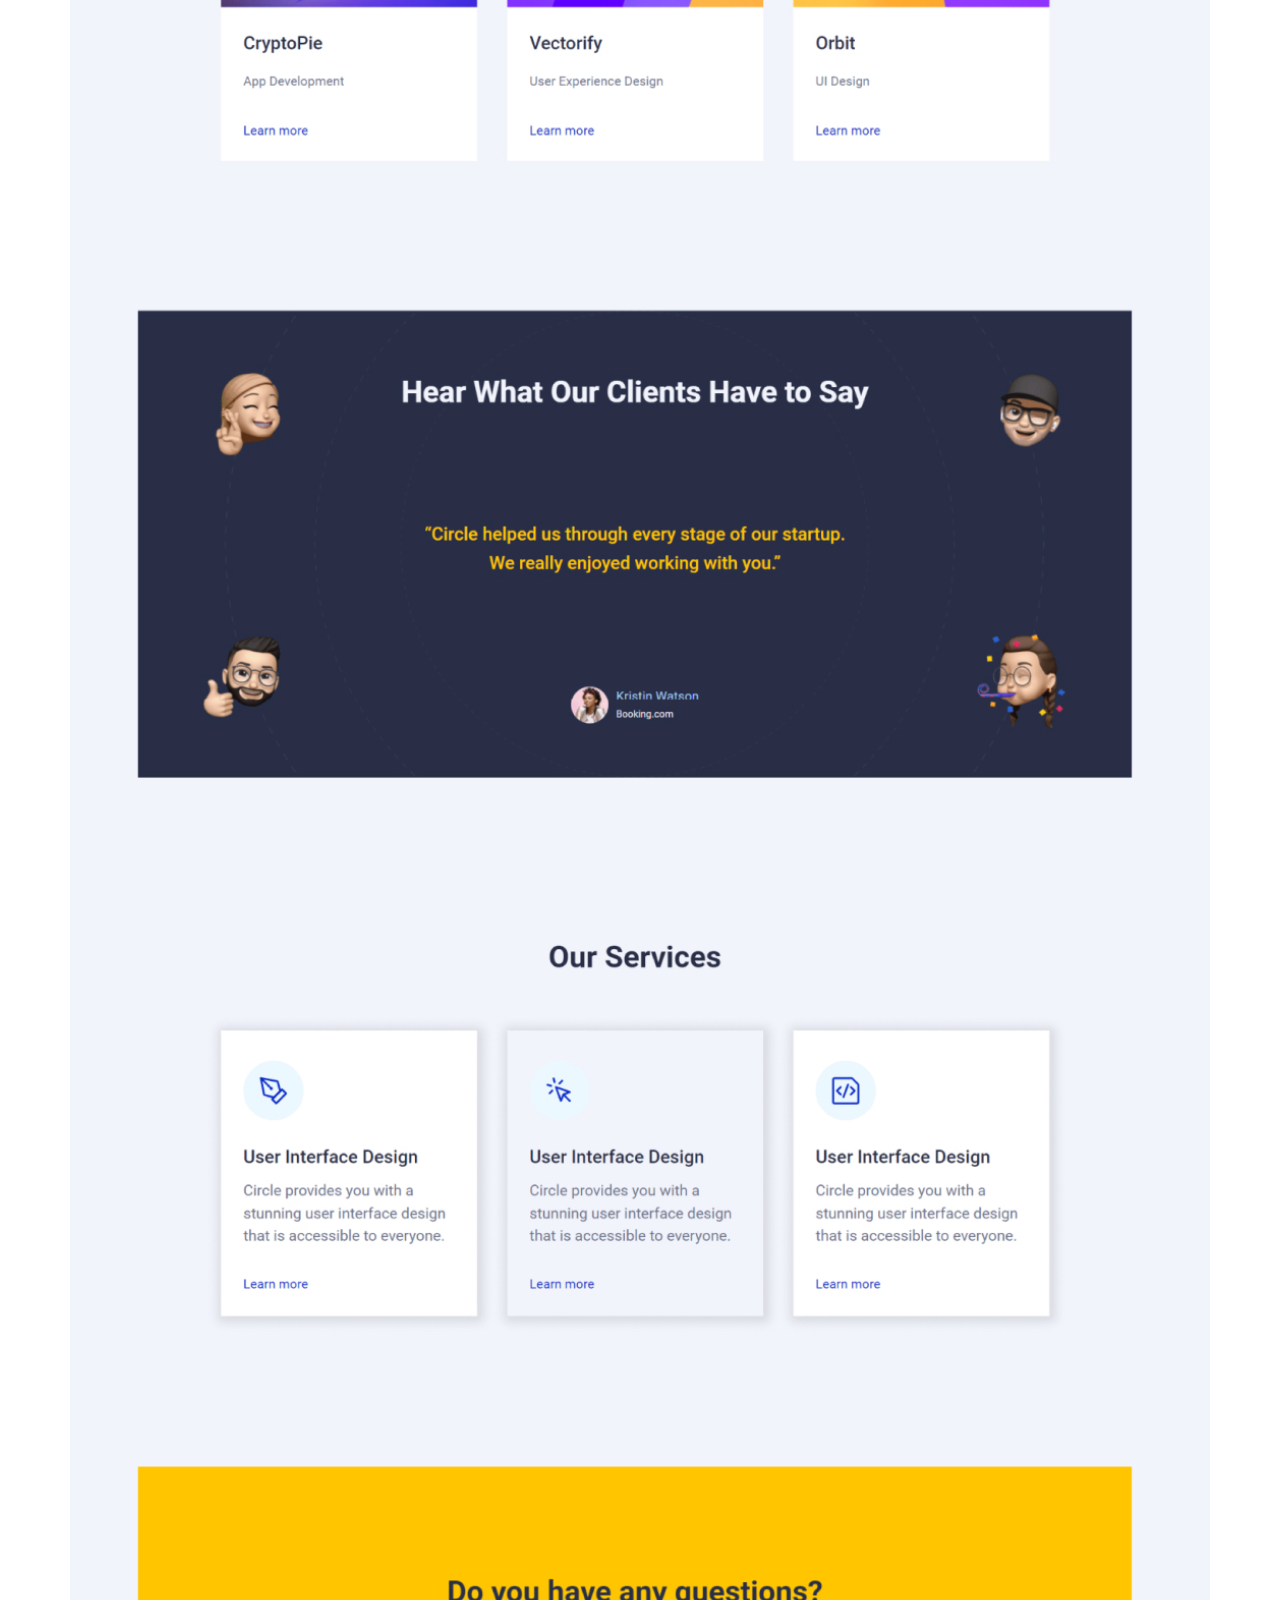
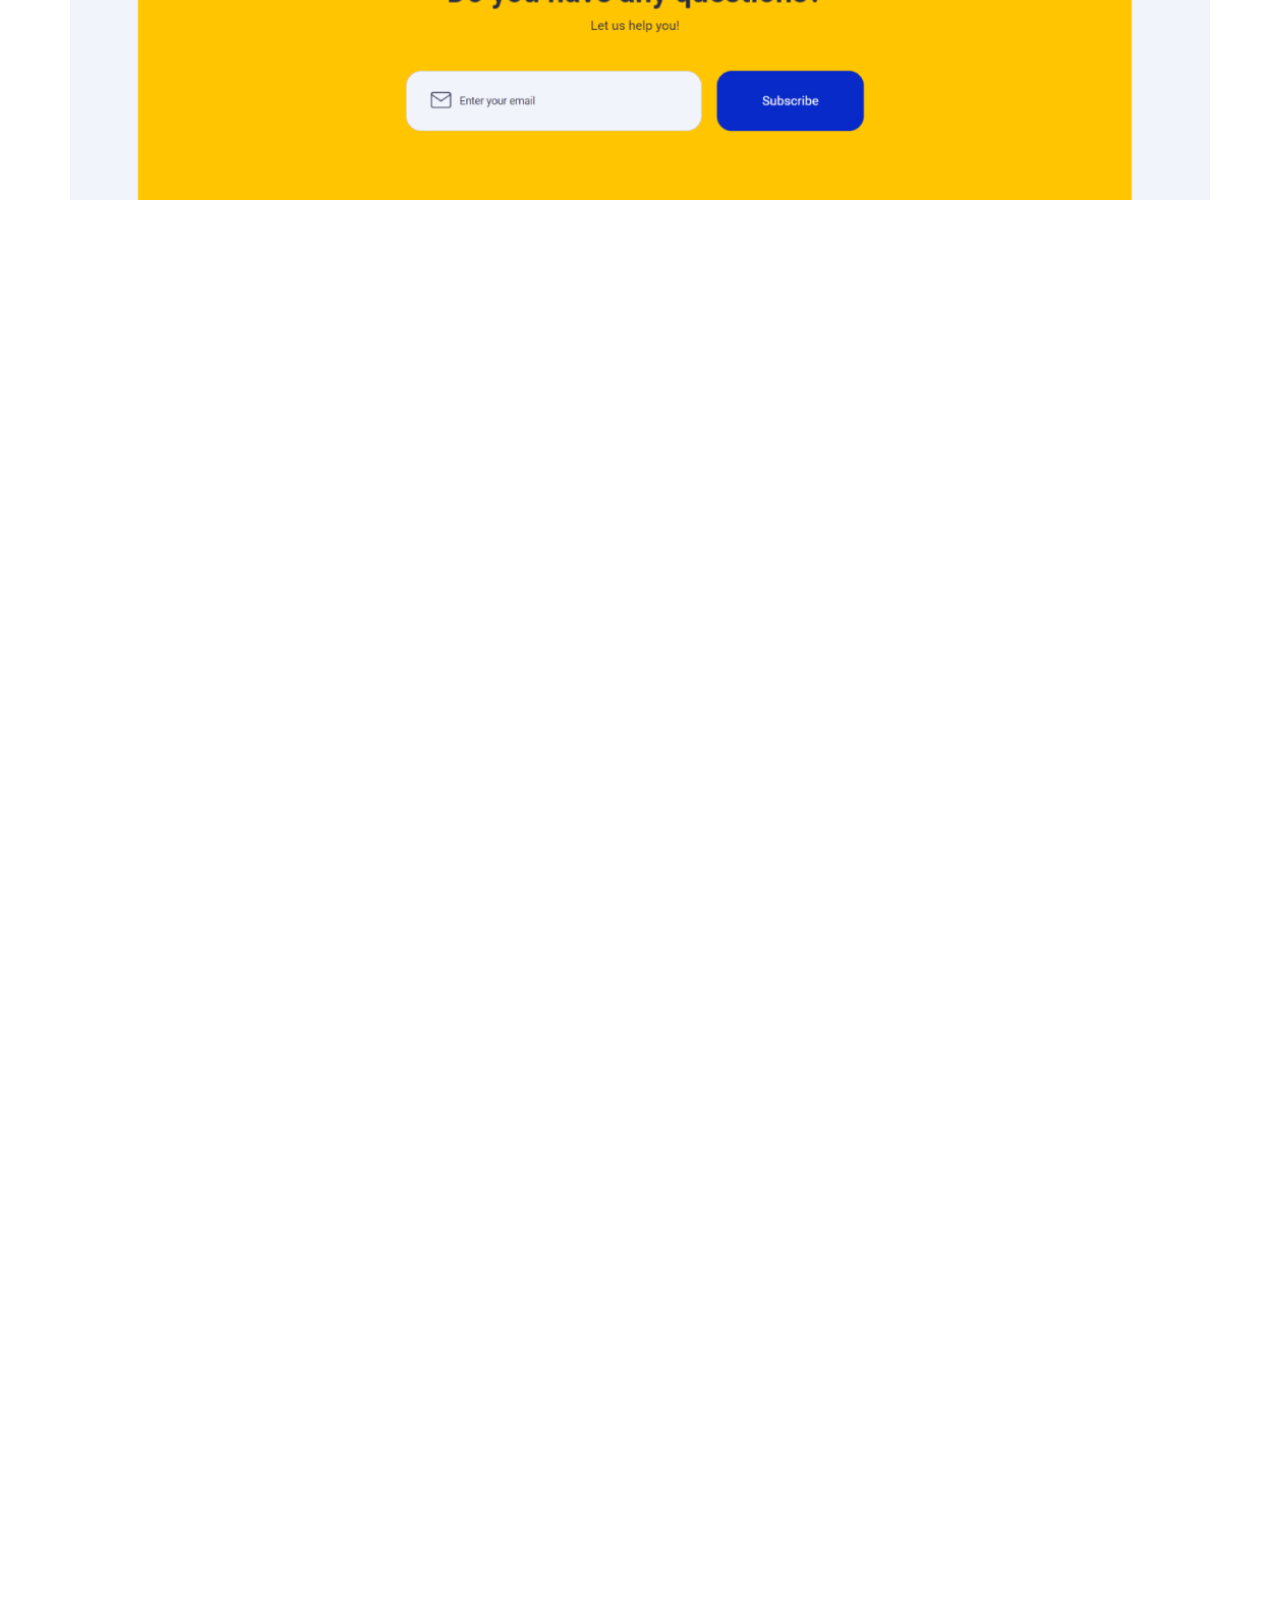
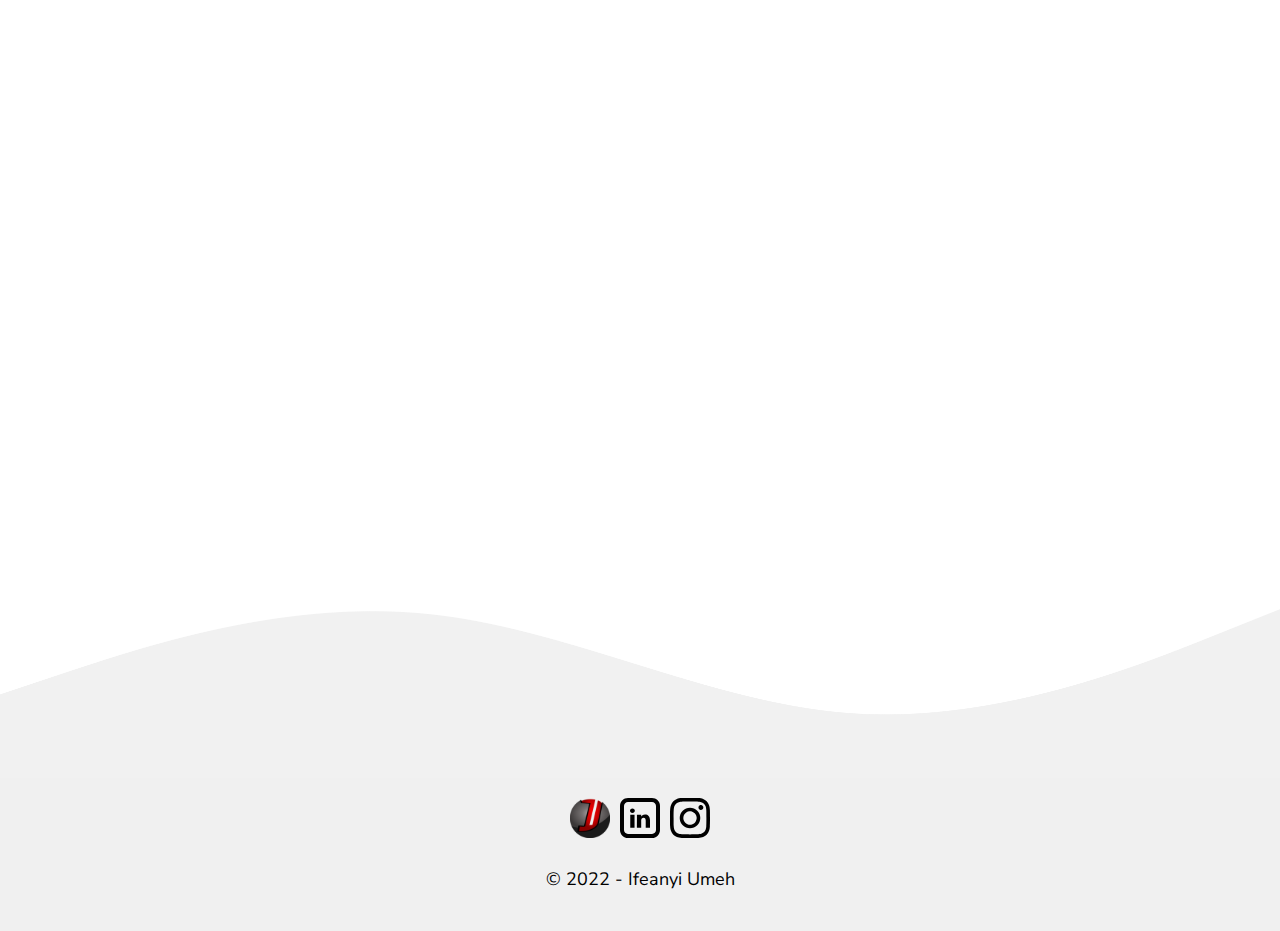
<file: project-circle.html>
<!DOCTYPE html>
<html lang="en">
<head>
  <meta charset="UTF-8">
  <meta http-equiv="X-UA-Compatible" content="IE=edge">
  <meta name="viewport" content="width=device-width, initial-scale=1.0">
  <meta
      name="description"
      content="Check out the Circle Studio Website project I did."
    />
    <meta
      property="og:title"
      content="Circle Studio Website | Web Development | Ifeanyi Umeh"
    />
    <meta
      property="og:description"
      content="Check out the Circle Studio Website project I did."
    />
    <meta property="og:type" content="website" />
    <meta property="og:image" content="" />
    <meta property="og:url" content="" />

  <title>Circle Studio Website | Web Development | Ifeanyi Umeh</title>
  <link rel="icon" href="images/Favicon-sm.svg" />
    <link rel="apple-touch-icon" sizes="72x72" href="images/Favicon-md.svg" />
    <link rel="apple-touch-icon" sizes="144x144" href="images/Favicon-lg.svg" />
  <link rel="preconnect" href="https://fonts.googleapis.com">
<link rel="preconnect" href="https://fonts.gstatic.com" crossorigin>
<link href="https://fonts.googleapis.com/css2?family=Nunito+Sans:ital,wght@0,400;0,600;0,700;1,400&display=swap" rel="stylesheet">
<link rel="stylesheet" href="css/styles.css" />
<link rel="stylesheet" href="https://unpkg.com/aos@next/dist/aos.css" />
</head>
<body>
 
  <!-- Nav section -->
  <nav class="navbar" data-aos="fade-down" id="nav">
    <div class="container">
      <nav class="nav collapsible">
        <a class="nav__brand" href="/"><img src="images/joetech_png_logo_1.svg" alt="" /></a>
          <svg class="icon icon--toggler nav__toggler">
            <use xlink:href="images/sprite.svg#menu"></use>
          </svg>
        <ul class="list nav__list collapsible__content">
          <li class="nav__item"><a href="/">Home</a></li>
          <li class="nav__item"><a href="/#services">Services</a></li>
          <li class="nav__item"><a href="/#projects">Portfolio</a></li>
        </ul>
        <a href="contact.html" class="btn btn--outline nav__button">Contact</a>
      </nav>
    </div>
  </nav>
  <img src="/images/wave2.png"  class="header-wave" alt="">


<!-- Circle project -->
<section class="projects--block__circle">
    <div class="container">
        <h2 class="projects__heading circle__heading" data-aos="fade-up">Circle Studio</h2>
        <div class="project__titles" data-aos="zoom-in">
            <p>Web Development</p>
            <div class="project__software-link">
                <p class="project__software">Webflow</p>
                <a href="https://circlestudio.webflow.io/" target="_blank" class="project__title">Project Link</a>
            </div>
        </div>

        <div data-aos="zoom-in"><img src="images/Circle_Imgs.jpg" alt="" srcset="images/Circle_Imgs.jpg"></div>

    </div>
</section>


<!-- Other Projects -->

<section class="projects--block__other">
  <div class="container">
    <h2 class="projects__heading" data-aos="fade-down">Other Projects</h2>
    <div class="projects">

      <div class="card circle-st" data-aos="fade-right">
        <a href="project-circle.html"><img class="card__image" src="images/circle@2x.png" alt="" srcset="images/circle@2x.png"></a>
        <header class="card__header">Circle Studio</header>
        <div class="card__body">
         Web Development
        </div>
      </div>
      
      <div class="card money-ap" data-aos="fade-left">
        <a href="project-money.html"><img class="card__image" src="images/Money@2x.png" alt="" srcset="images/Money@2x.png"></a>
        <header class="card__header">Money App</header>
        <div class="card__body">
        User-Interface Design
        </div>
      </div>

      <div class="card landing-pg" data-aos="fade-right">
        <a href="project-landing.html"><img class="card__image" src="images/Dr_Project@2x.png" alt="" srcset="images/Dr_Project@2x.png"></a>
        <header class="card__header">DR Landing Page</header>
        <div class="card__body">
          User-Interface Design
        </div>
      </div>

      <div class="card design-po" data-aos="fade-left">
        <a href="project-portfolio.html"><img class="card__image" src="images/DesignPortfolio_Project.png" alt="" srcset="images/DesignPortfolio_Project.png"></a>
        <header class="card__header">Design Portfolio</header>
        <div class="card__body">
          User-Interface Design
        </div>
      </div>

      <div class="card nubank" data-aos="fade-right">
        <a href="project-nubank.html"><img class="card__image" src="images/Nubank.png" alt="" srcset="images/Nubank.png"></a>
        <header class="card__header">NuBank</header>
        <div class="card__body">
        User-Interface Design
        </div>
      </div>

      <div class="card cs-art" data-aos="fade-left">
        <a href="project-csart.html"><img class="card__image" src="images/CsArt_Project@2x.png" alt="" srcset="images/CsArt_Project@2x.png"></a>
        <header class="card__header">CS Art Exhibition</header>
        <div class="card__body">
        Flyer / Banner / Brochure
        </div>
      </div>

      <div class="card addie-sk" data-aos="fade-right">
        <a href="project-addie.html"><img class="card__image" src="images/Addie_Project@2x.png" alt="" srcset="images/Addie_Project@2x.png"></a>
        <header class="card__header">Addie Skincare</header>
        <div class="card__body">
        Product Branding
        </div>
      </div>

      <div class="card cs-fd" data-aos="fade-left">
        <a href="project-csfound.html"><img class="card__image" src="images/Cs_Project@2x.png" alt="" srcset="images/Cs_Project@2x.png"></a>
        <header class="card__header">CS Foundation</header>
        <div class="card__body">
        Logo / Branding
        </div>
      </div>
    </div>
  </div>

</section>



<!-- Footer -->
<img src="/images/wave.png" class="footer-wave" alt="">
<footer class="footer--block">
  <div class="footer">
    <div class="footer__images">
      <a class="footer__brand" href="/"><img src="images/joetech_png_logo_1.svg" alt="" srcset="images/joetech_png_logo_1.svg" /></a>

      <a href="https://www.linkedin.com/in/ifeanyi-umeh-0ba74497/" target="_blank">
        <svg class="icon footer__icon">
          <use xlink:href="images/sprite.svg#Linkedin"></use>
        </svg>
      </a>
      <a href="https://www.instagram.com/ifeanyi_j_umeh/" target="_blank">
        <svg class="icon footer__icon">
          <use xlink:href="images/sprite.svg#Instagram"></use>
        </svg>
      </a>

    </div>
    <p>© 2022 - Ifeanyi Umeh</p>
  </div>

</footer>





  <script src="js/main.js"></script>
  <script src="https://unpkg.com/aos@next/dist/aos.js"></script>
  <script>
    AOS.init();
  </script>
</body>
</html>
</file>
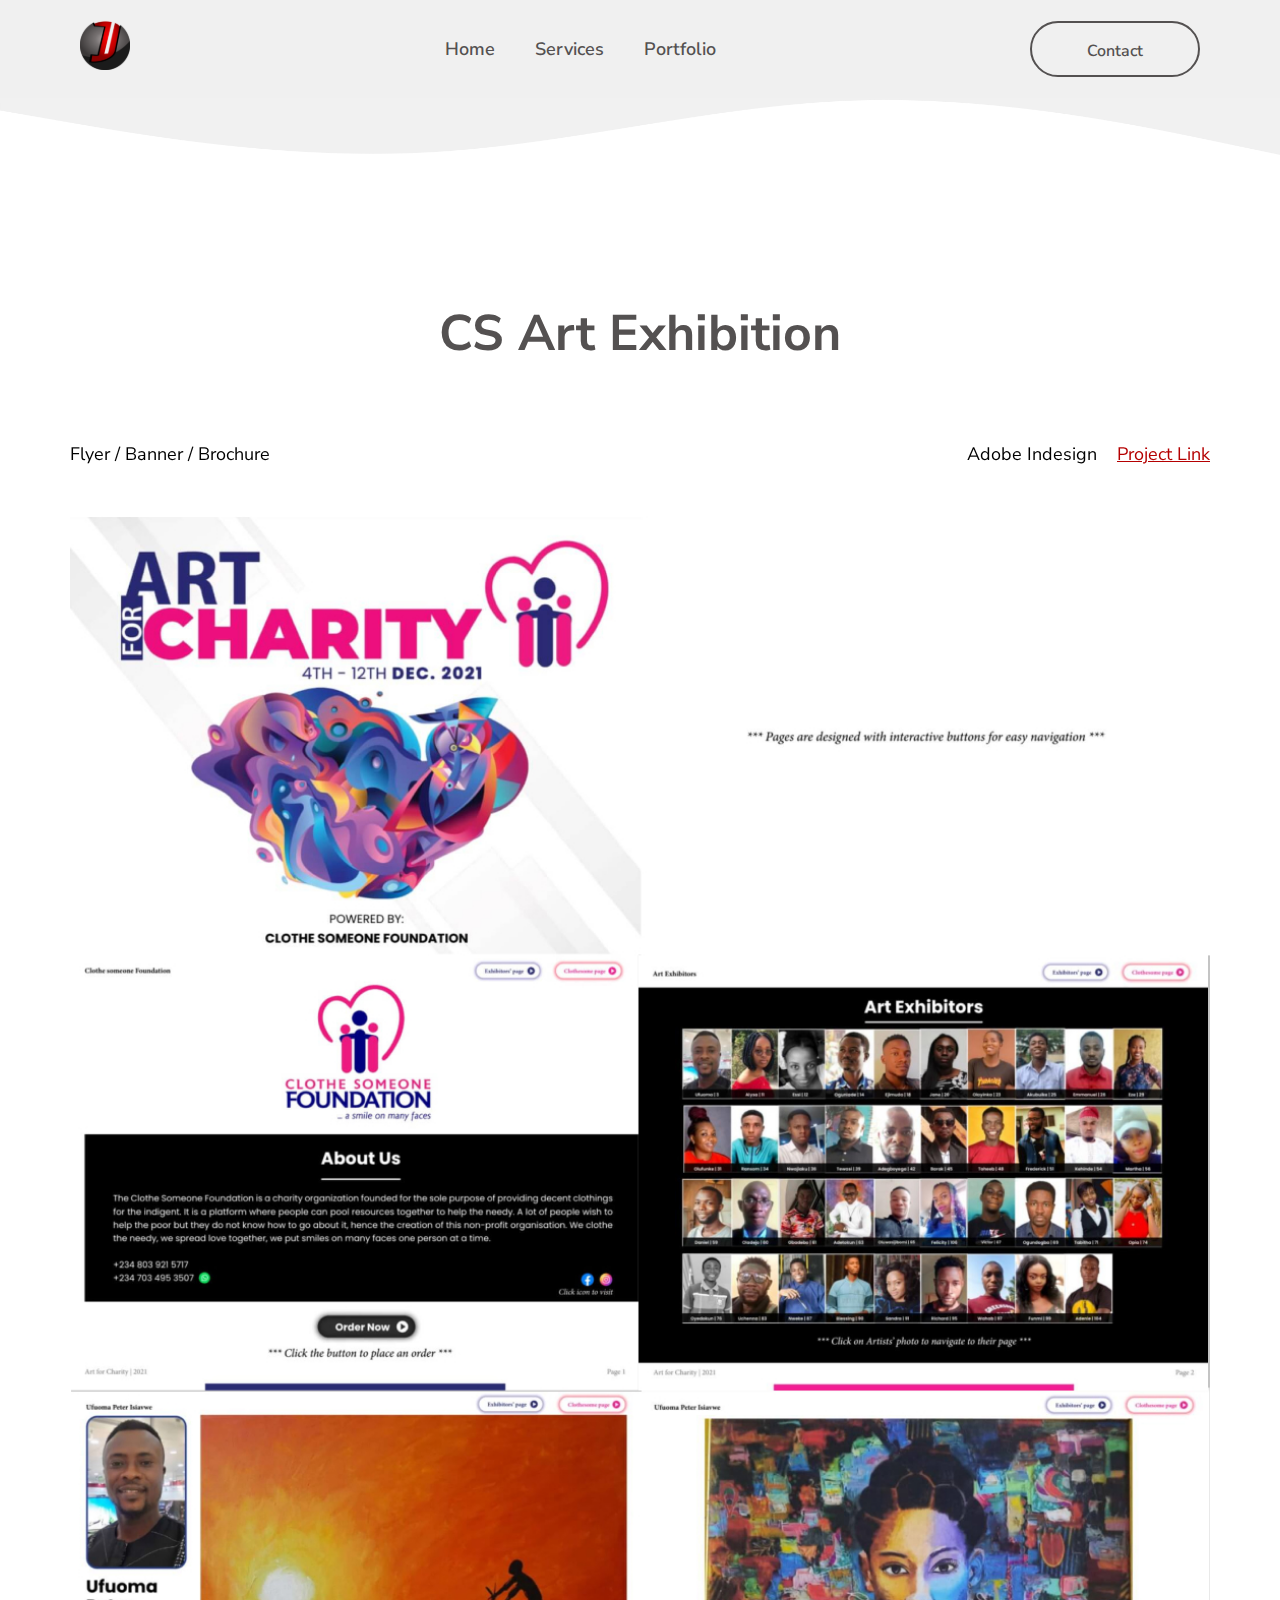
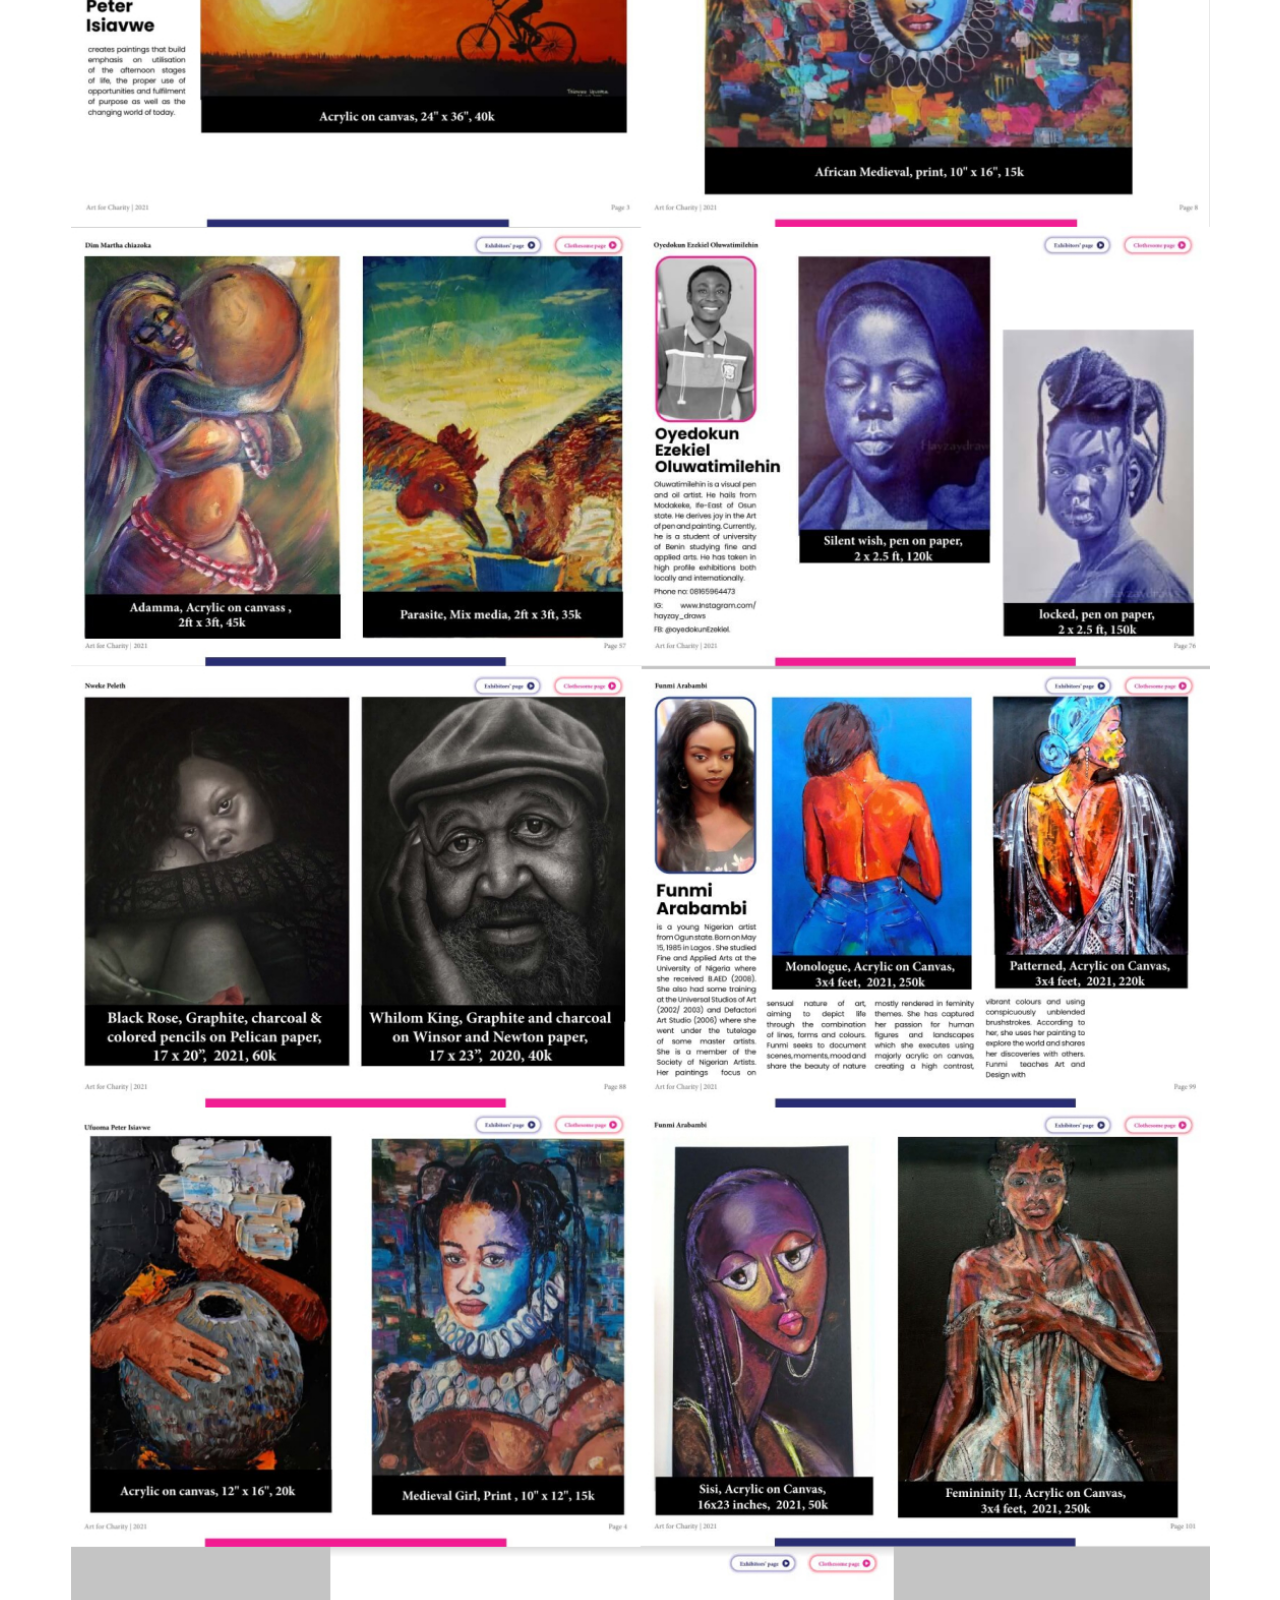
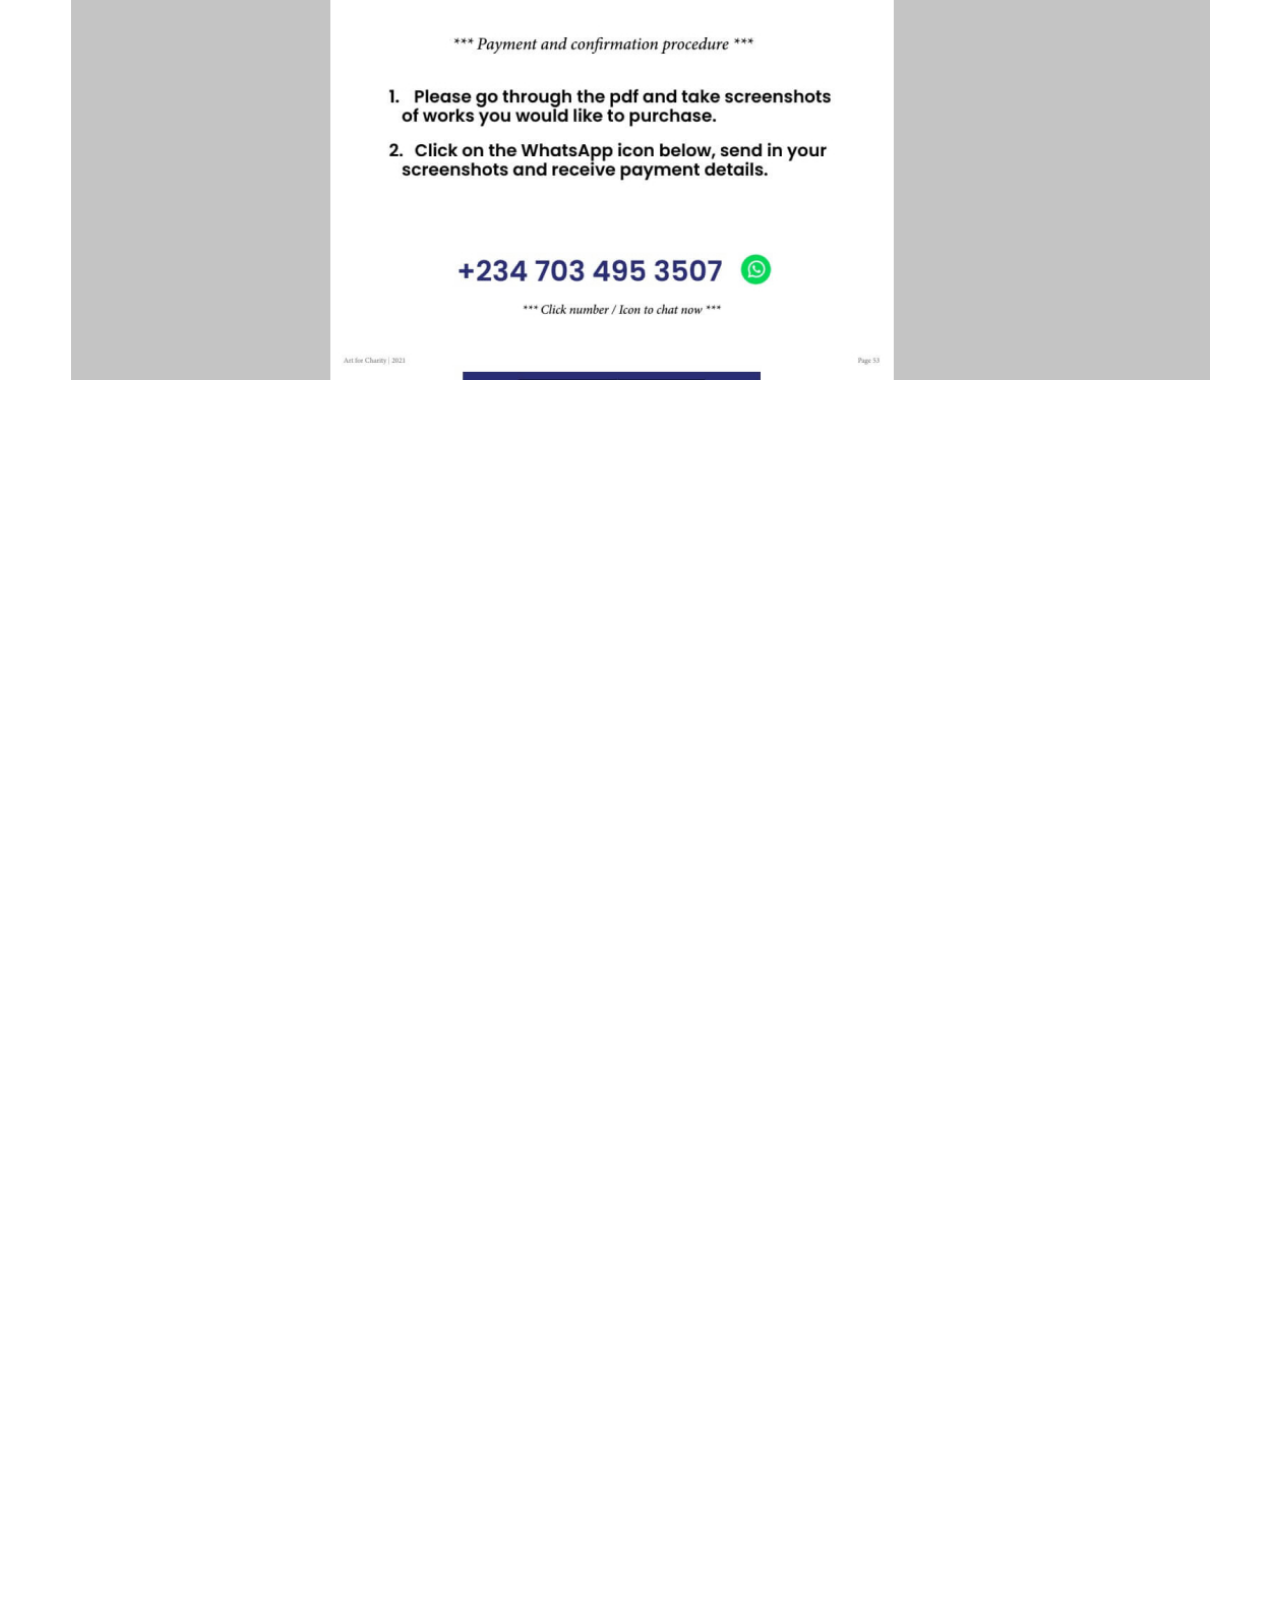
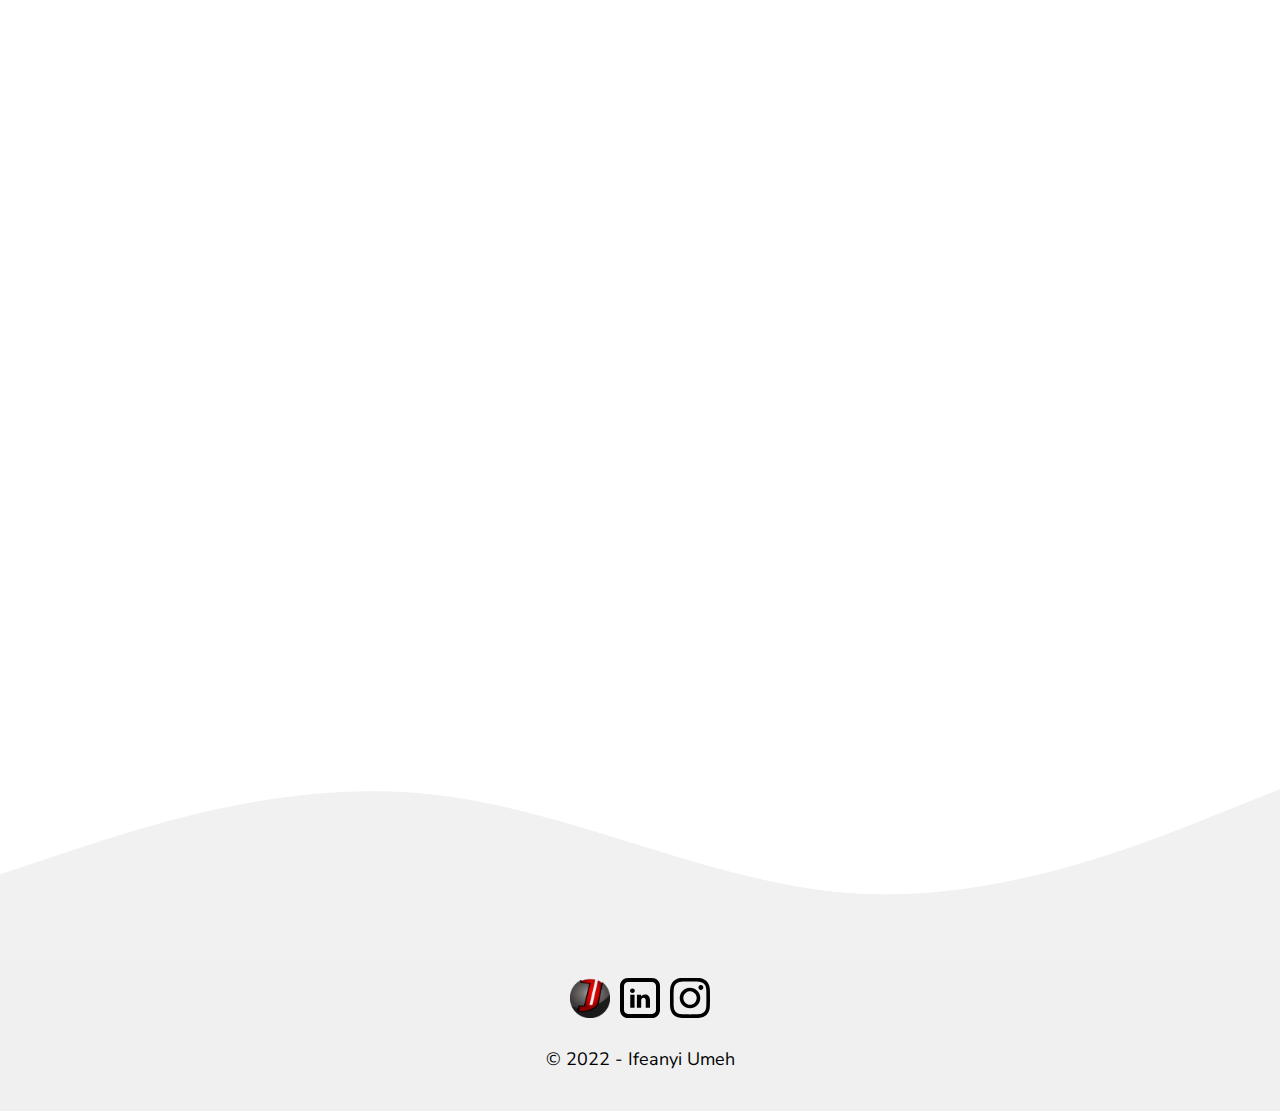
<file: project-csart.html>
<!DOCTYPE html>
<html lang="en">
<head>
  <meta charset="UTF-8">
  <meta http-equiv="X-UA-Compatible" content="IE=edge">
  <meta name="viewport" content="width=device-width, initial-scale=1.0">
  <meta
      name="description"
      content="Check out the CS Art Exhibition project I did."
    />
    <meta
      property="og:title"
      content="CS Art Exhibition | Flyer-Banner-Brochure | Ifeanyi Umeh"
    />
    <meta
      property="og:description"
      content="Check out the CS Art Exhibition project I did."
    />
    <meta property="og:type" content="website" />
    <meta property="og:image" content="" />
    <meta property="og:url" content="" />

  <title>CS Art Exhibition | Flyer-Banner-Brochure | Ifeanyi Umeh</title>

  <link rel="icon" href="images/Favicon-sm.svg" />
    <link rel="apple-touch-icon" sizes="72x72" href="images/Favicon-md.svg" />
    <link rel="apple-touch-icon" sizes="144x144" href="images/Favicon-lg.svg" />
  <link rel="preconnect" href="https://fonts.googleapis.com">
<link rel="preconnect" href="https://fonts.gstatic.com" crossorigin>
<link href="https://fonts.googleapis.com/css2?family=Nunito+Sans:ital,wght@0,400;0,600;0,700;1,400&display=swap" rel="stylesheet">
<link rel="stylesheet" href="css/styles.css" />
<link rel="stylesheet" href="https://unpkg.com/aos@next/dist/aos.css" />
</head>
<body>
 
  <!-- Nav section -->
  <nav class="navbar" data-aos="fade-down" id="nav">
    <div class="container">
      <nav class="nav collapsible">
        <a class="nav__brand" href="/"><img src="images/joetech_png_logo_1.svg" alt="" /></a>
          <svg class="icon icon--toggler nav__toggler">
            <use xlink:href="images/sprite.svg#menu"></use>
          </svg>
        <ul class="list nav__list collapsible__content">
          <li class="nav__item"><a href="/">Home</a></li>
          <li class="nav__item"><a href="/#services">Services</a></li>
          <li class="nav__item"><a href="/#projects">Portfolio</a></li>
        </ul>
        <a href="contact.html" class="btn btn--outline nav__button">Contact</a>
      </nav>
    </div>
  </nav>
  <img src="/images/wave2.png"  class="header-wave" alt="">



<!-- Circle project -->
<section class="projects--block__circle">
    <div class="container">
        <h2 class="projects__heading circle__heading" data-aos="fade-up">CS Art Exhibition</h2>
        <div class="project__titles" data-aos="zoom-in">
            <p>Flyer / Banner / Brochure</p>
            <div class="project__software-link">
                <p class="project__software">Adobe Indesign</p>
                <a href="https://drive.google.com/file/d/1R1o5LCY1jL-BuhOpU0TlfGkf3tpuD3kK/view" target="_blank" class="project__title">Project Link</a>
            </div>
        </div>

        <div data-aos="zoom-in"><img src="images/CSArt_imgs.jpg" alt="" srcset="images/CSArt_imgs.jpg"></div>

    </div>
</section>


<!-- Other Projects -->

<section class="projects--block__other">
  <div class="container">
    <h2 class="projects__heading" data-aos="fade-down">Other Projects</h2>
    <div class="projects">

      <div class="card circle-st2" data-aos="fade-right">
        <a href="project-circle.html"><img class="card__image" src="images/circle@2x.png" alt="" srcset="images/circle@2x.png"></a>
        <header class="card__header">Circle Studio</header>
        <div class="card__body">
         Web Development
        </div>
      </div>
      
      <div class="card money-ap2" data-aos="fade-left">
        <a href="project-money.html"><img class="card__image" src="images/Money@2x.png" alt="" srcset="images/Money@2x.png"></a>
        <header class="card__header">Money App</header>
        <div class="card__body">
        User-Interface Design
        </div>
      </div>

      <div class="card landing-pg2" data-aos="fade-right">
        <a href="project-landing.html"><img class="card__image" src="images/Dr_Project@2x.png" alt="" srcset="images/Dr_Project@2x.png"></a>
        <header class="card__header">DR Landing Page</header>
        <div class="card__body">
          User-Interface Design
        </div>
      </div>

      <div class="card design-po2" data-aos="fade-left">
        <a href="project-portfolio.html"><img class="card__image" src="images/DesignPortfolio_Project.png" alt="" srcset="images/DesignPortfolio_Project.png"></a>
        <header class="card__header">Design Portfolio</header>
        <div class="card__body">
          User-Interface Design
        </div>
      </div>

      <div class="card nubank2" data-aos="fade-right">
        <a href="project-nubank.html"><img class="card__image" src="images/Nubank.png" alt="" srcset="images/Nubank.png"></a>
        <header class="card__header">NuBank</header>
        <div class="card__body">
        User-Interface Design
        </div>
      </div>

      <div class="card cs-art2" data-aos="fade-left">
        <a href="project-csart.html"><img class="card__image" src="images/CsArt_Project@2x.png" alt="" srcset="images/CsArt_Project@2x.png"></a>
        <header class="card__header">CS Art Exhibition</header>
        <div class="card__body">
        Flyer / Banner / Brochure
        </div>
      </div>

      <div class="card addie-sk2" data-aos="fade-right">
        <a href="project-addie.html"><img class="card__image" src="images/Addie_Project@2x.png" alt="" srcset="images/Addie_Project@2x.png"></a>
        <header class="card__header">Addie Skincare</header>
        <div class="card__body">
        Product Branding
        </div>
      </div>

      <div class="card cs-fd2" data-aos="fade-left">
        <a href="project-csfound.html"><img class="card__image" src="images/Cs_Project@2x.png" alt="" srcset="images/Cs_Project@2x.png"></a>
        <header class="card__header">CS Foundation</header>
        <div class="card__body">
        Logo / Branding
        </div>
      </div>
    </div>
  </div>

</section>



<!-- Footer -->
<img src="/images/wave.png" class="footer-wave" alt="">
<footer class="footer--block">
  <div class="footer">
    <div class="footer__images">
      <a class="footer__brand" href="/"><img src="images/joetech_png_logo_1.svg" alt="" srcset="images/joetech_png_logo_1.svg" /></a>

      <a href="https://www.linkedin.com/in/ifeanyi-umeh-0ba74497/" target="_blank">
        <svg class="icon footer__icon">
          <use xlink:href="images/sprite.svg#Linkedin"></use>
        </svg>
      </a>
      <a href="https://www.instagram.com/ifeanyi_j_umeh/" target="_blank">
        <svg class="icon footer__icon">
          <use xlink:href="images/sprite.svg#Instagram"></use>
        </svg>
      </a>

    </div>
    <p>© 2022 - Ifeanyi Umeh</p>
  </div>

</footer>



  <script src="js/main.js"></script>
  <script src="https://unpkg.com/aos@next/dist/aos.js"></script>
  <script>
    AOS.init();
  </script>
</body>
</html>
</file>
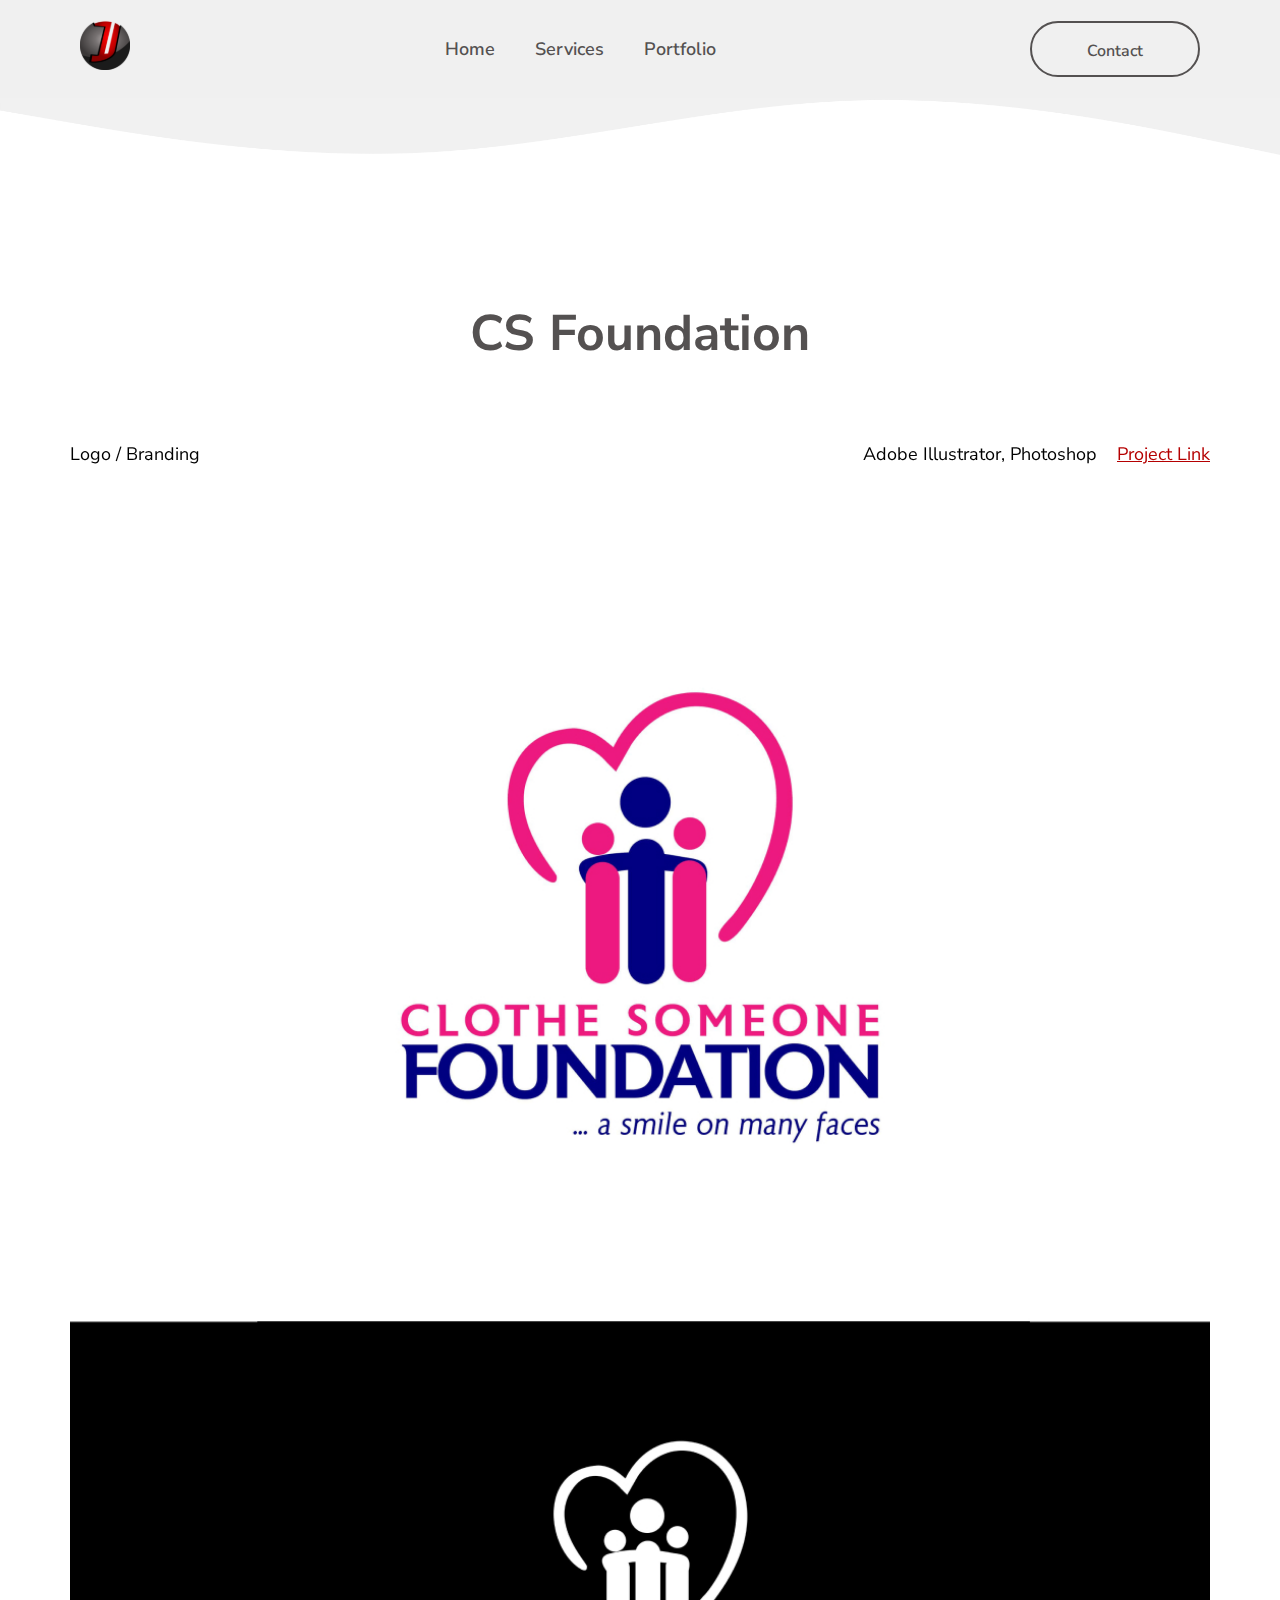
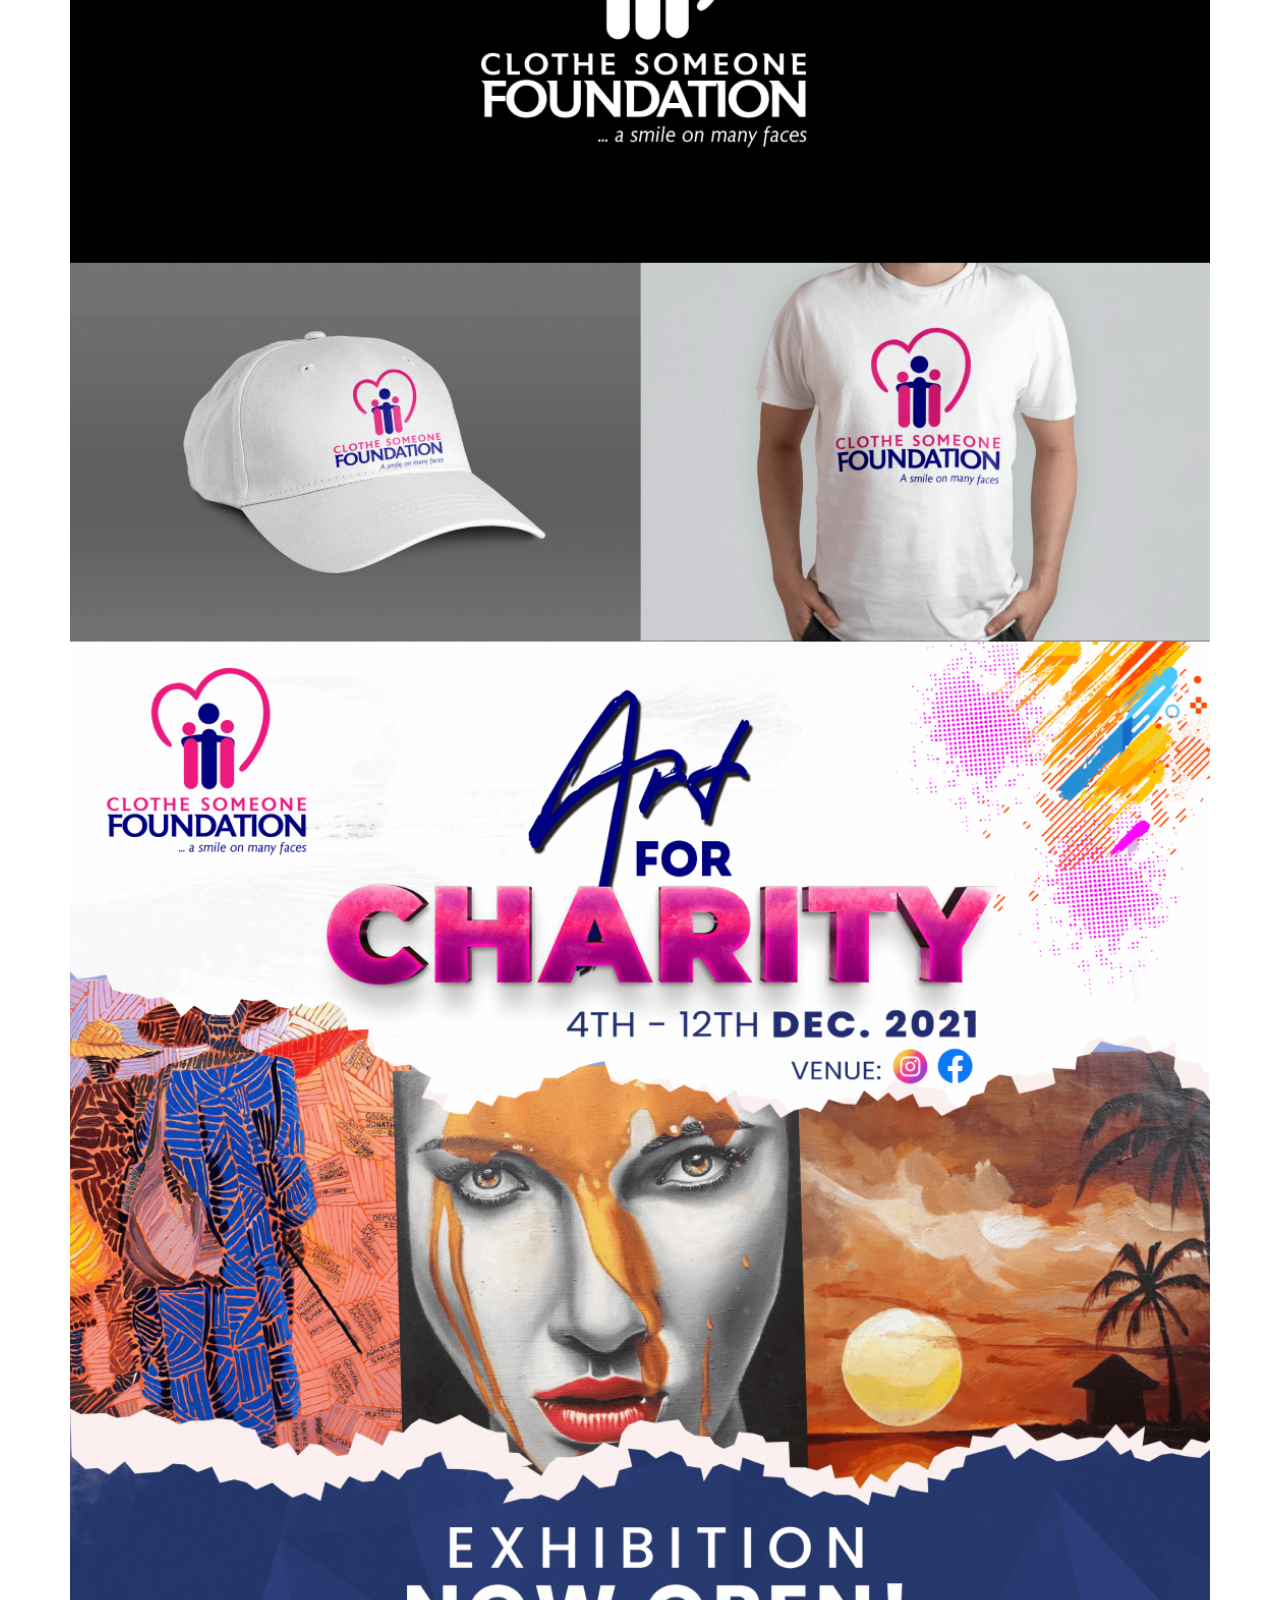
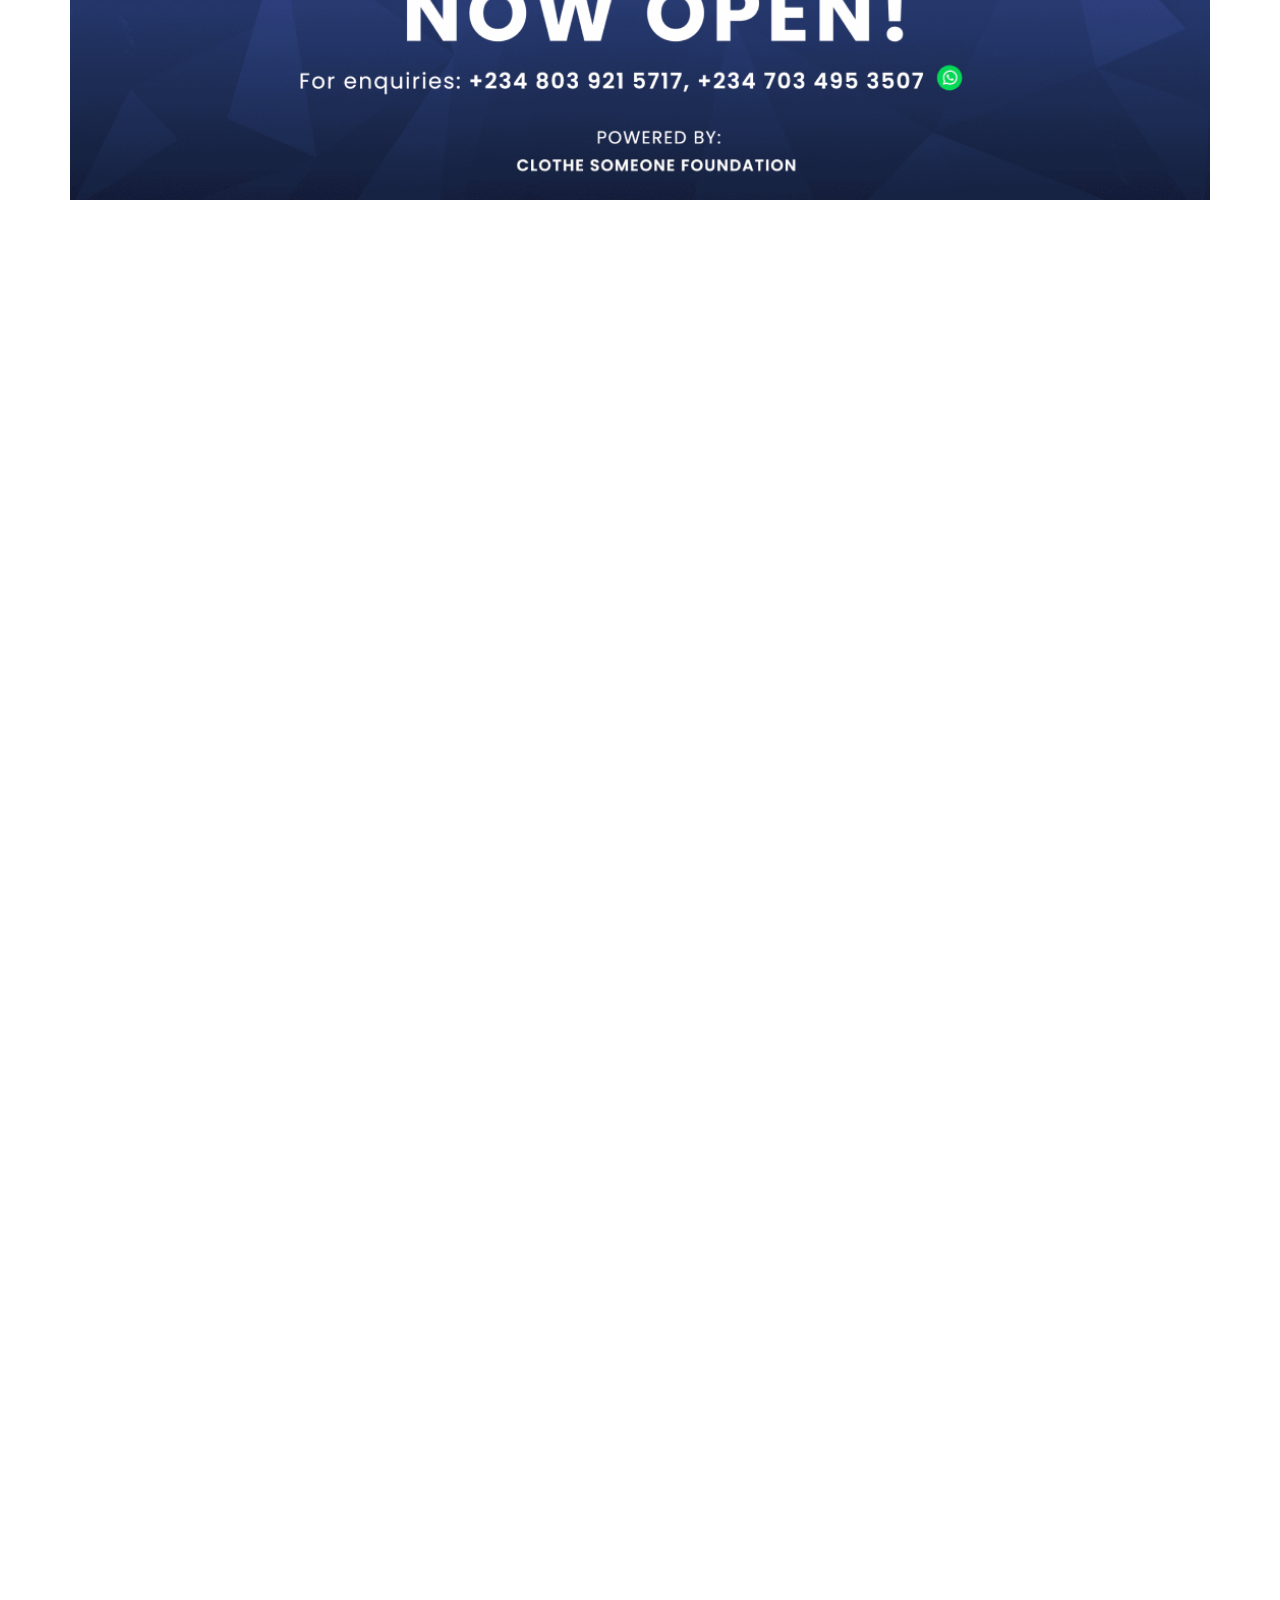
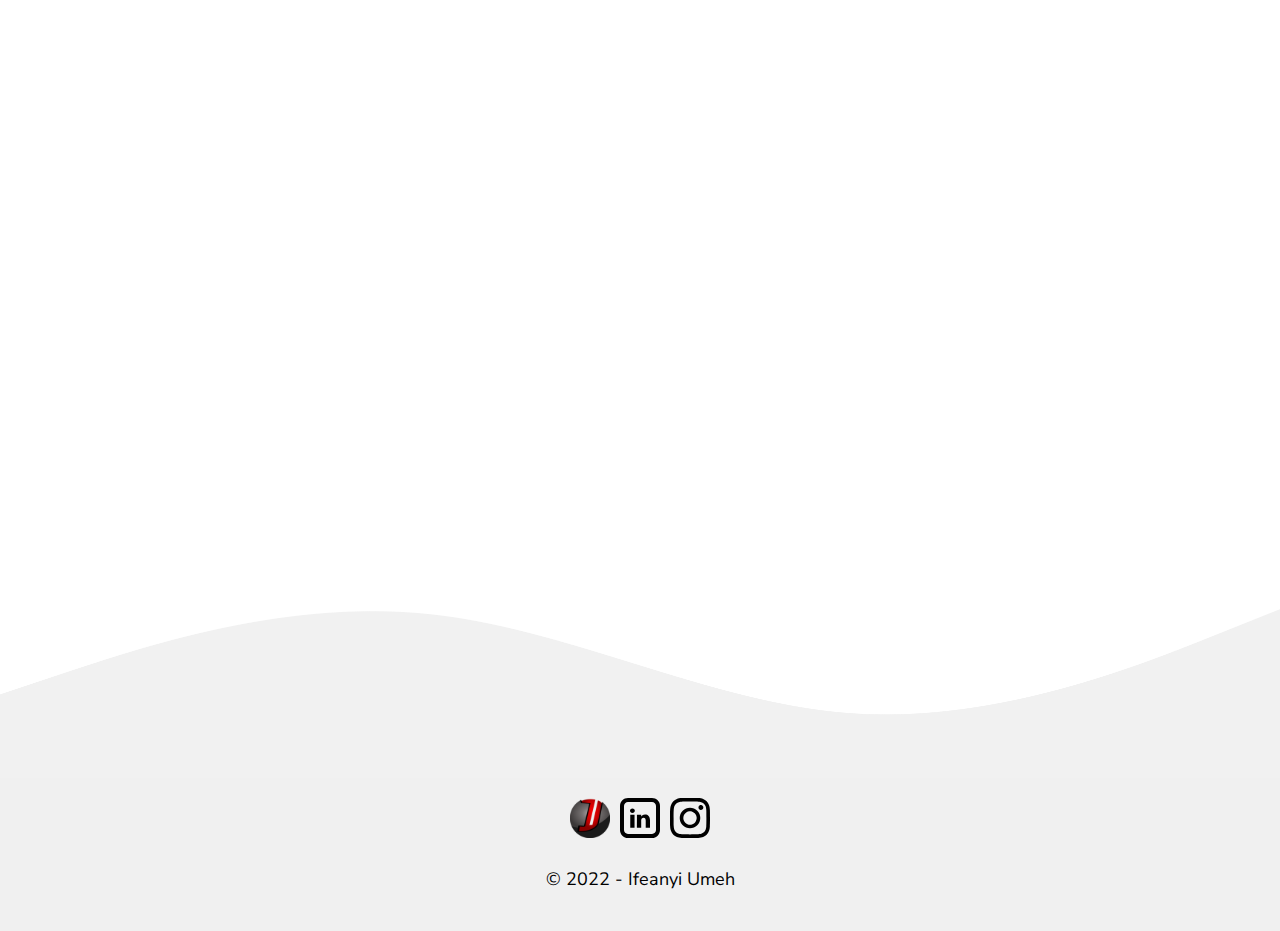
<file: project-csfound.html>
<!DOCTYPE html>
<html lang="en">
<head>
  <meta charset="UTF-8">
  <meta http-equiv="X-UA-Compatible" content="IE=edge">
  <meta name="viewport" content="width=device-width, initial-scale=1.0">
  <meta
      name="description"
      content="Check out the CS Foundation project I did."
    />
    <meta
      property="og:title"
      content="CS Foundation | Logo-Branding | Ifeanyi Umeh"
    />
    <meta
      property="og:description"
      content="Check out the CS Foundation project I did."
    />
    <meta property="og:type" content="website" />
    <meta property="og:image" content="" />
    <meta property="og:url" content="" />

  <title>CS Foundation | Logo-Branding | Ifeanyi Umeh</title>

  <link rel="icon" href="images/Favicon-sm.svg" />
    <link rel="apple-touch-icon" sizes="72x72" href="images/Favicon-md.svg" />
    <link rel="apple-touch-icon" sizes="144x144" href="images/Favicon-lg.svg" />
  <link rel="preconnect" href="https://fonts.googleapis.com">
<link rel="preconnect" href="https://fonts.gstatic.com" crossorigin>
<link href="https://fonts.googleapis.com/css2?family=Nunito+Sans:ital,wght@0,400;0,600;0,700;1,400&display=swap" rel="stylesheet">
<link rel="stylesheet" href="css/styles.css" />
<link rel="stylesheet" href="https://unpkg.com/aos@next/dist/aos.css" />
</head>
<body>
 
  <!-- Nav section -->
  <nav class="navbar" data-aos="fade-down" id="nav">
    <div class="container">
      <nav class="nav collapsible">
        <a class="nav__brand" href="/"><img src="images/joetech_png_logo_1.svg" alt="" /></a>
          <svg class="icon icon--toggler nav__toggler">
            <use xlink:href="images/sprite.svg#menu"></use>
          </svg>
        <ul class="list nav__list collapsible__content">
          <li class="nav__item"><a href="/">Home</a></li>
          <li class="nav__item"><a href="/#services">Services</a></li>
          <li class="nav__item"><a href="/#projects">Portfolio</a></li>
        </ul>
        <a href="contact.html" class="btn btn--outline nav__button">Contact</a>
      </nav>
    </div>
  </nav>
  <img src="/images/wave2.png"  class="header-wave" alt="">



<!-- Circle project -->
<section class="projects--block__circle">
    <div class="container">
        <h2 class="projects__heading circle__heading" data-aos="fade-up">CS Foundation</h2>
        <div class="project__titles" data-aos="zoom-in">
            <p>Logo / Branding</p>
            <div class="project__software-link">
                <p class="project__software">Adobe Illustrator, Photoshop</p>
                <a href="" class="project__title">Project Link</a>
            </div>
        </div>

        <div data-aos="zoom-in"><img src="images/Cs_imgs.jpg" alt="" srcset="images/Cs_imgs.jpg"></div>

    </div>
</section>


<!-- Other Projects -->

<section class="projects--block__other">
  <div class="container">
    <h2 class="projects__heading" data-aos="fade-down">Other Projects</h2>
    <div class="projects">

      <div class="card circle-st3" data-aos="fade-right">
        <a href="project-circle.html"><img class="card__image" src="images/circle@2x.png" alt="" srcset="images/circle@2x.png"></a>
        <header class="card__header">Circle Studio</header>
        <div class="card__body">
         Web Development
        </div>
      </div>
      
      <div class="card money-ap3" data-aos="fade-left">
        <a href="project-money.html"><img class="card__image" src="images/Money@2x.png" alt="" srcset="images/Money@2x.png"></a>
        <header class="card__header">Money App</header>
        <div class="card__body">
        User-Interface Design
        </div>
      </div>

      <div class="card landing-pg3" data-aos="fade-right">
        <a href="project-landing.html"><img class="card__image" src="images/Dr_Project@2x.png" alt="" srcset="images/Dr_Project@2x.png"></a>
        <header class="card__header">DR Landing Page</header>
        <div class="card__body">
          User-Interface Design
        </div>
      </div>

      <div class="card design-po3" data-aos="fade-left">
        <a href="project-portfolio.html"><img class="card__image" src="images/DesignPortfolio_Project.png" alt="" srcset="images/DesignPortfolio_Project.png"></a>
        <header class="card__header">Design Portfolio</header>
        <div class="card__body">
          User-Interface Design
        </div>
      </div>

      <div class="card nubank3" data-aos="fade-right">
        <a href="project-nubank.html"><img class="card__image" src="images/Nubank.png" alt="" srcset="images/Nubank.png"></a>
        <header class="card__header">NuBank</header>
        <div class="card__body">
        User-Interface Design
        </div>
      </div>

      <div class="card cs-art3" data-aos="fade-left">
        <a href="project-csart.html"><img class="card__image" src="images/CsArt_Project@2x.png" alt="" srcset="images/CsArt_Project@2x.png"></a>
        <header class="card__header">CS Art Exhibition</header>
        <div class="card__body">
        Flyer / Banner / Brochure
        </div>
      </div>

      <div class="card addie-sk3" data-aos="fade-right">
        <a href="project-addie.html"><img class="card__image" src="images/Addie_Project@2x.png" alt="" srcset="images/Addie_Project@2x.png"></a>
        <header class="card__header">Addie Skincare</header>
        <div class="card__body">
        Product Branding
        </div>
      </div>

      <div class="card cs-fd3" data-aos="fade-left">
        <a href="project-csfound.html"><img class="card__image" src="images/Cs_Project@2x.png" alt="" srcset="images/Cs_Project@2x.png"></a>
        <header class="card__header">CS Foundation</header>
        <div class="card__body">
        Logo / Branding
        </div>
      </div>
    </div>
  </div>

</section>



<!-- Footer -->
<img src="/images/wave.png" class="footer-wave" alt="">
<footer class="footer--block">
  <div class="footer">
    <div class="footer__images">
      <a class="footer__brand" href="/"><img src="images/joetech_png_logo_1.svg" alt="" srcset="images/joetech_png_logo_1.svg" /></a>

      <a href="https://www.linkedin.com/in/ifeanyi-umeh-0ba74497/" target="_blank">
        <svg class="icon footer__icon">
          <use xlink:href="images/sprite.svg#Linkedin"></use>
        </svg>
      </a>
      <a href="https://www.instagram.com/ifeanyi_j_umeh/" target="_blank">
        <svg class="icon footer__icon">
          <use xlink:href="images/sprite.svg#Instagram"></use>
        </svg>
      </a>

    </div>
    <p>© 2022 - Ifeanyi Umeh</p>
  </div>

</footer>




  <script src="js/main.js"></script>
  <script src="https://unpkg.com/aos@next/dist/aos.js"></script>
  <script>
    AOS.init();
  </script>
</body>
</html>
</file>
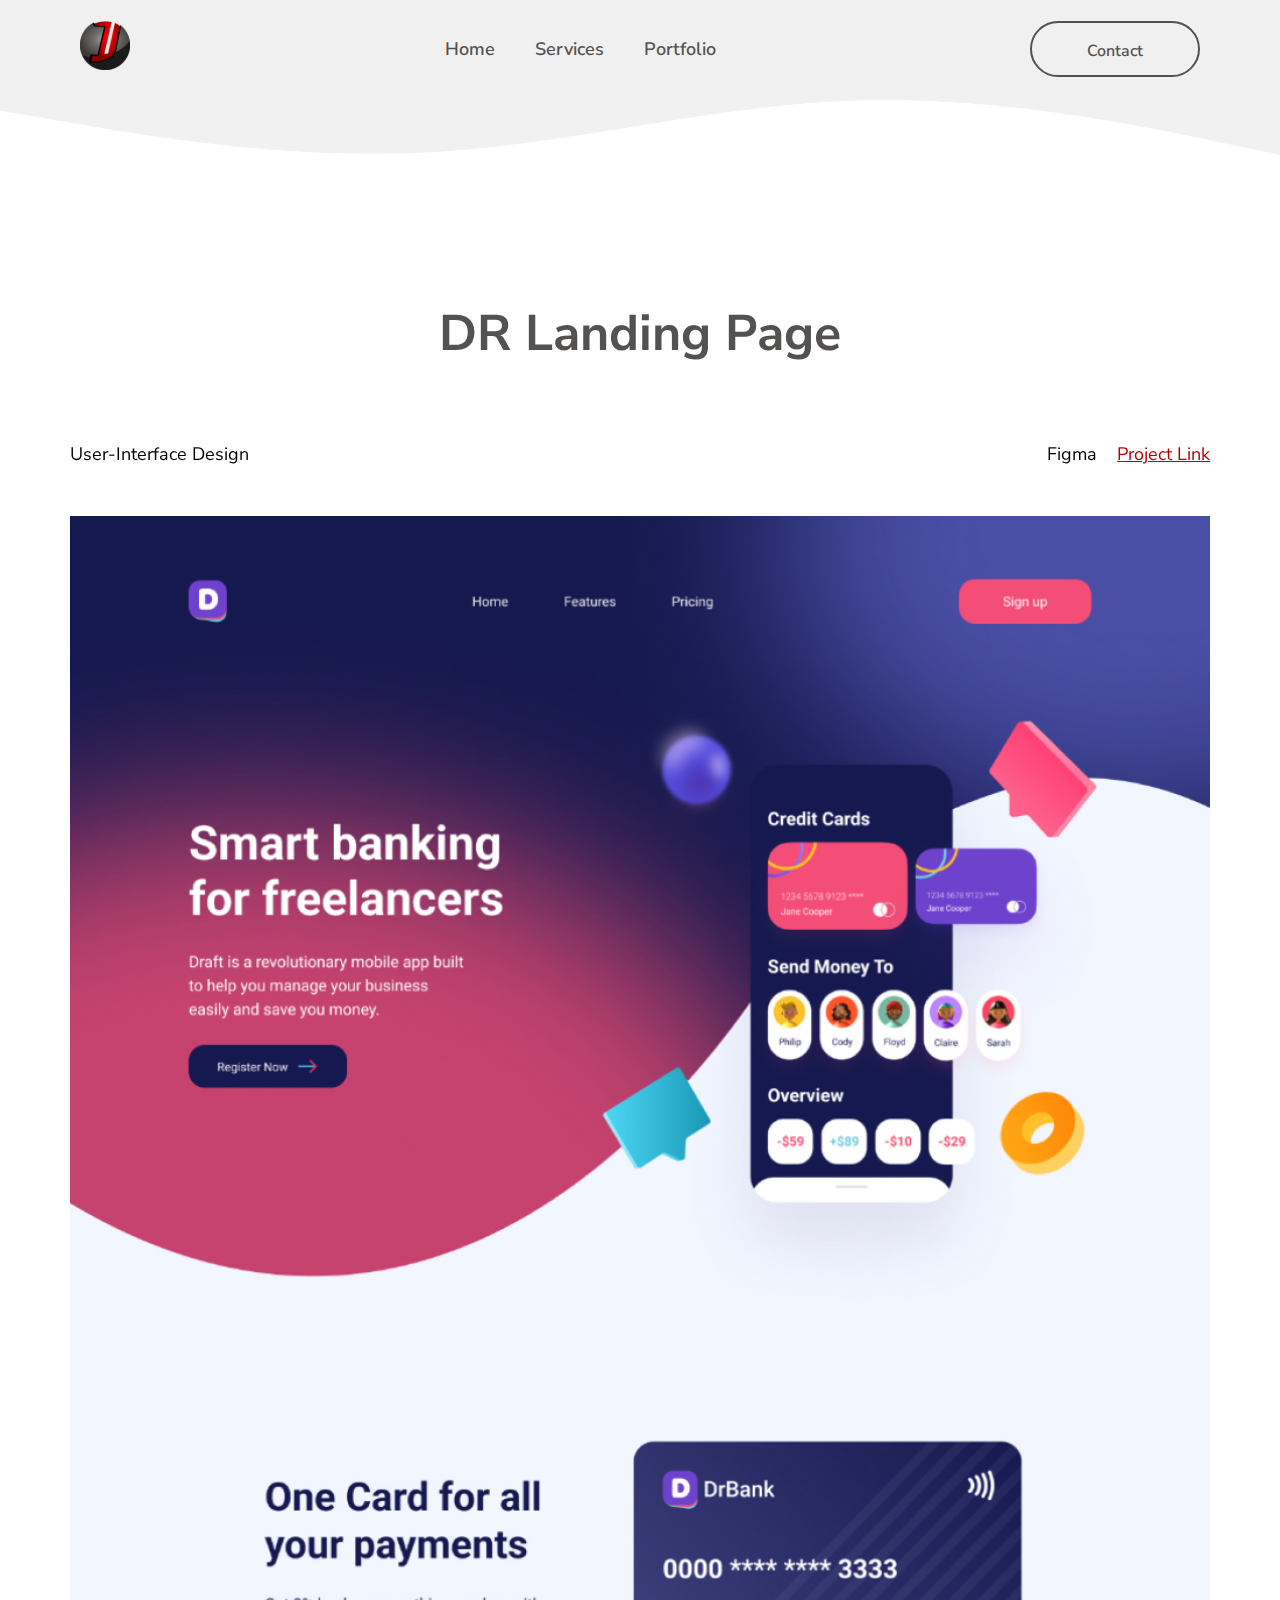
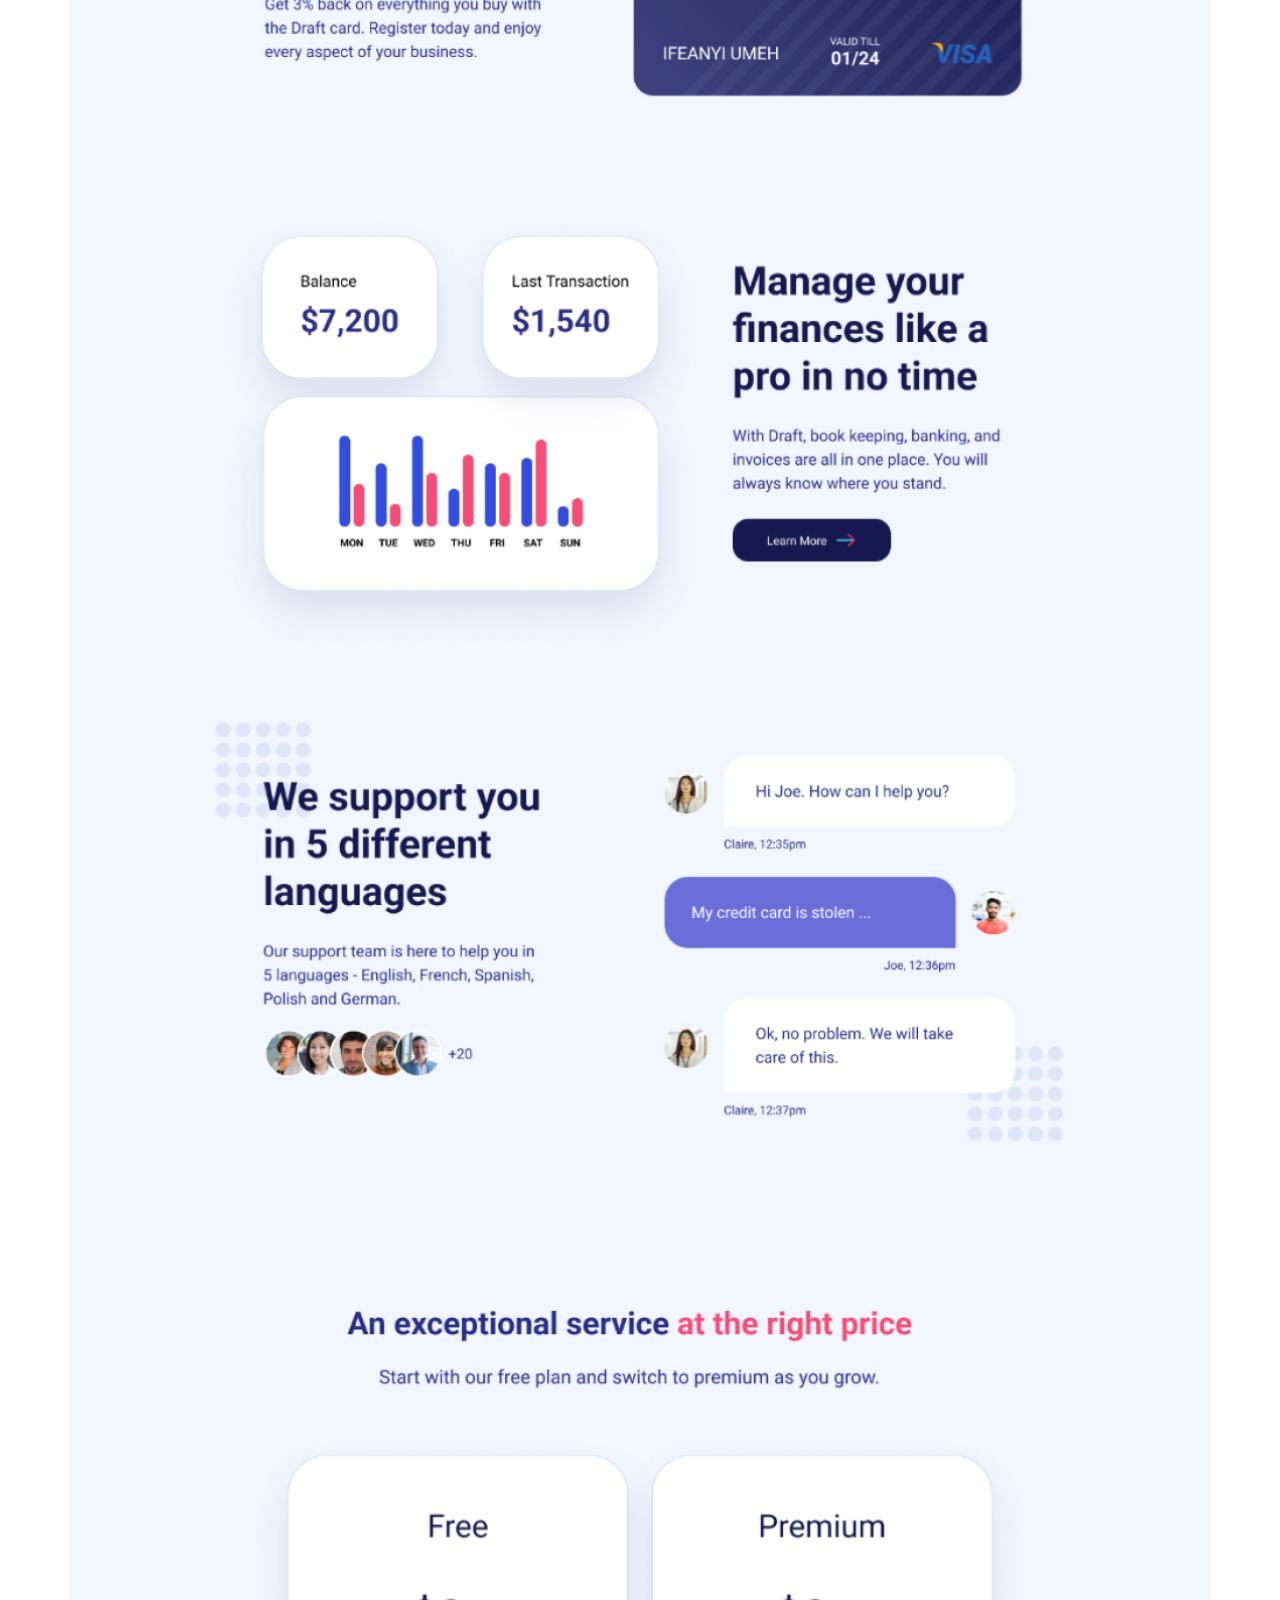
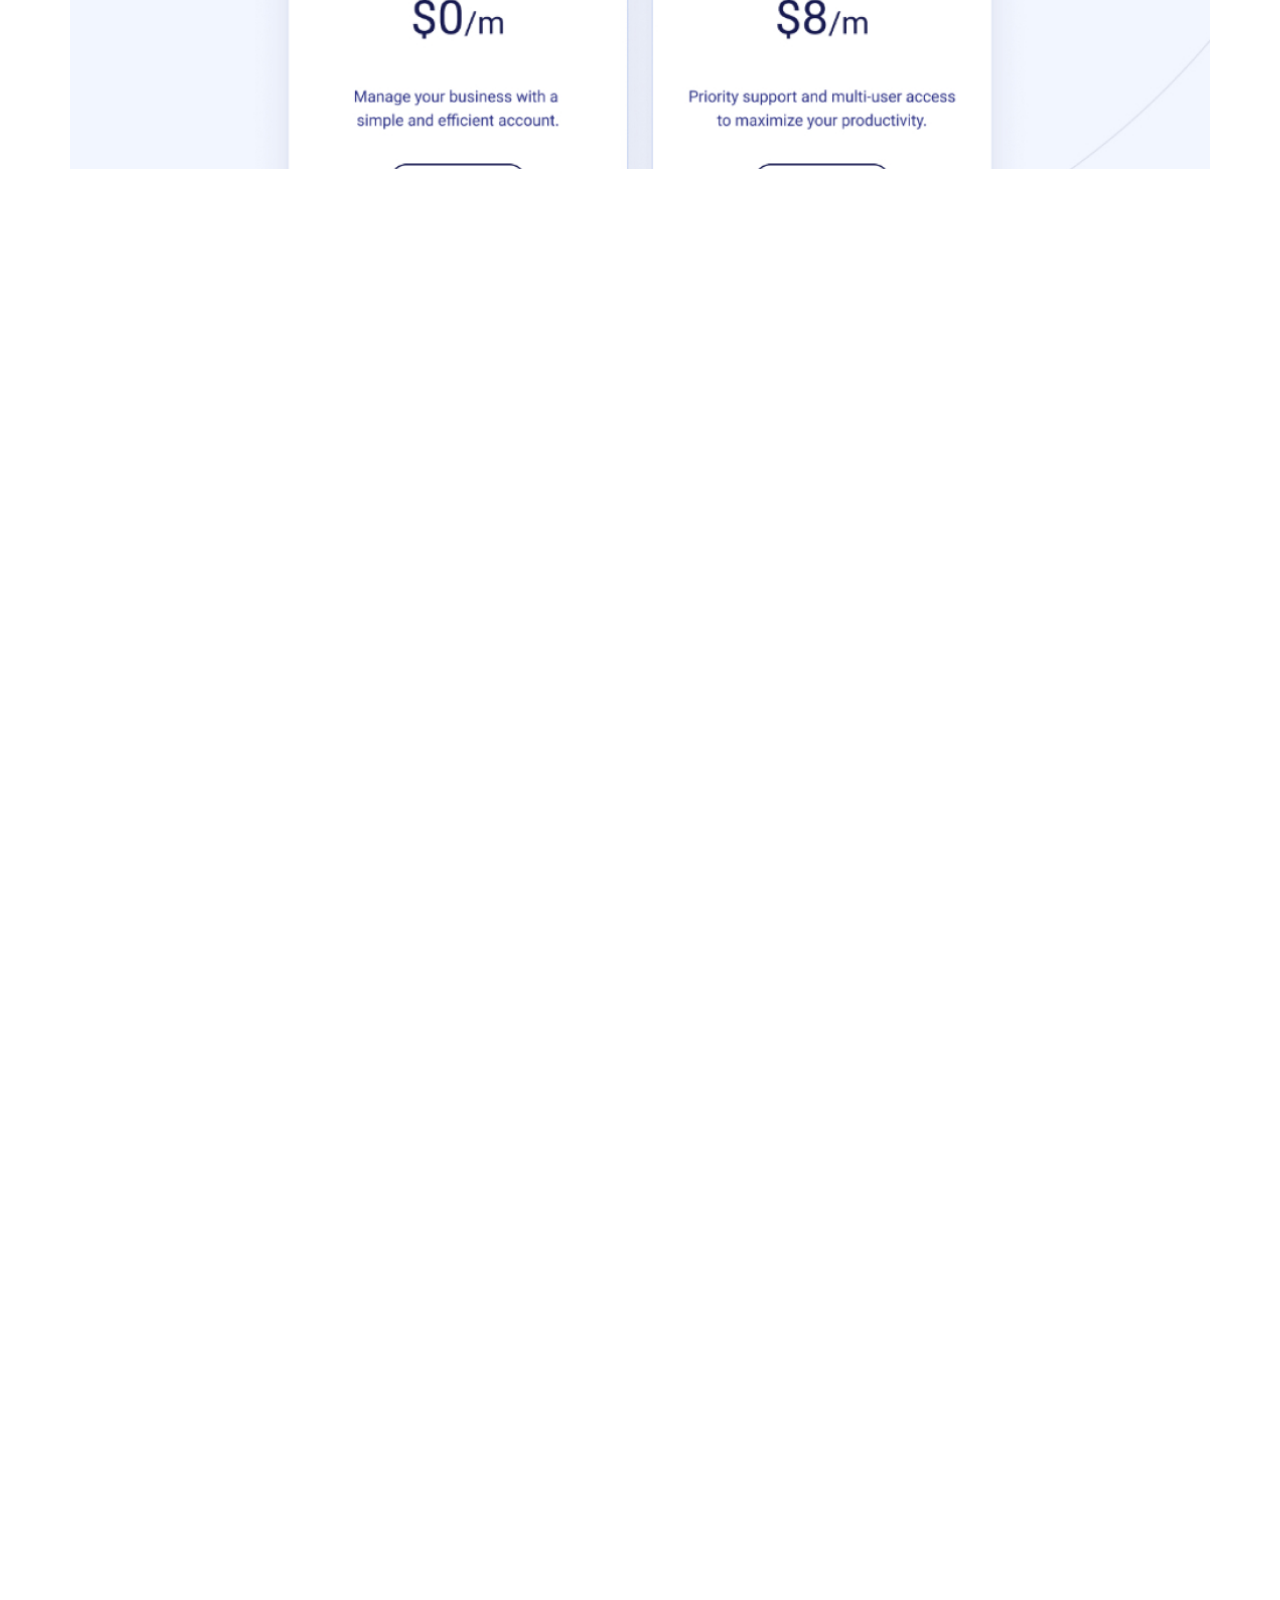
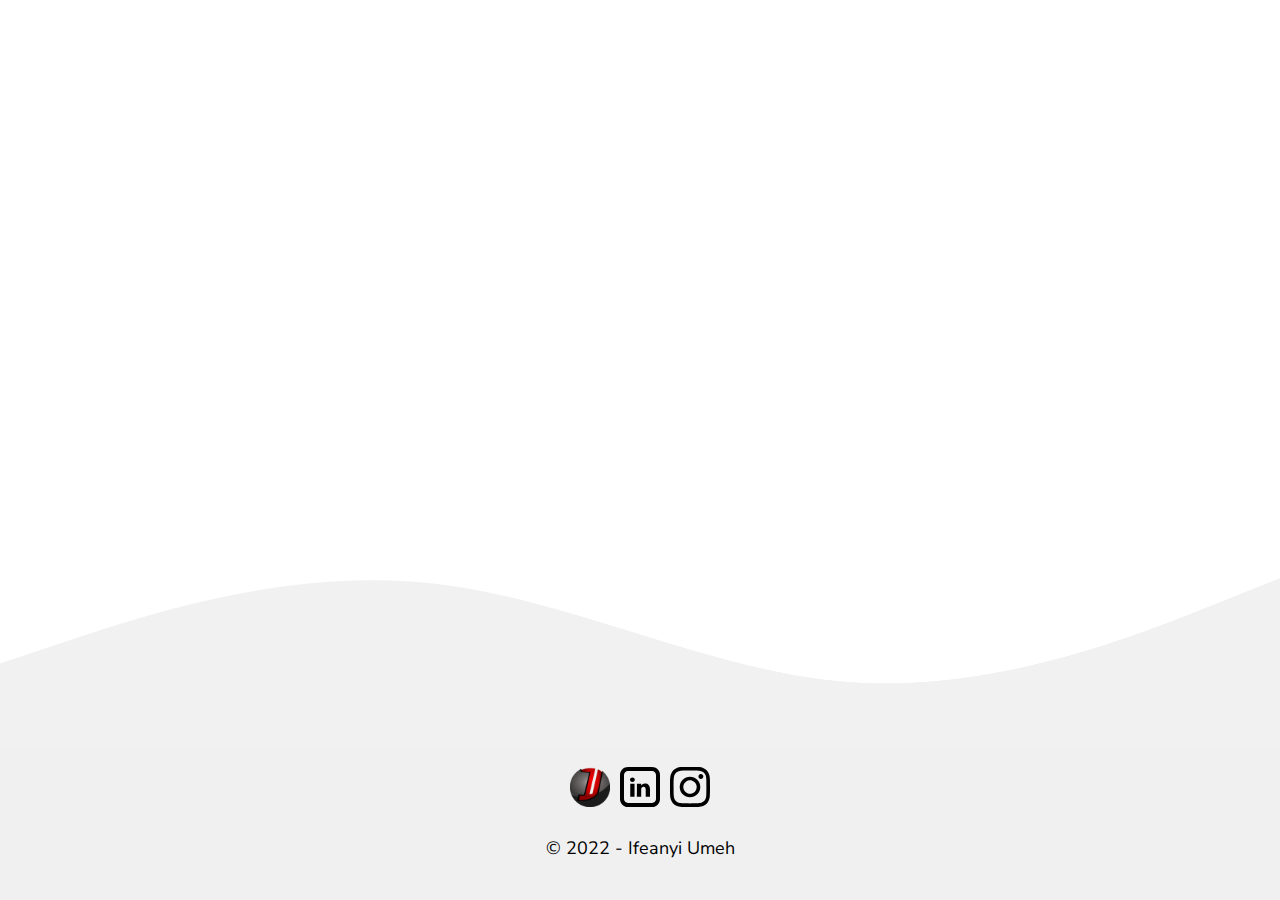
<file: project-landing.html>
<!DOCTYPE html>
<html lang="en">
<head>
  <meta charset="UTF-8">
  <meta http-equiv="X-UA-Compatible" content="IE=edge">
  <meta name="viewport" content="width=device-width, initial-scale=1.0">
  <meta
      name="description"
      content="Check out the DR Landing Page project I did."
    />
    <meta
      property="og:title"
      content="DR Landing Page | User-Interface Design | Ifeanyi Umeh"
    />
    <meta
      property="og:description"
      content="Check out the DR Landing Page project I did."
    />
    <meta property="og:type" content="website" />
    <meta property="og:image" content="" />
    <meta property="og:url" content="" />

  <title>DR Landing Page | User-Interface Design | Ifeanyi Umeh</title>

  <link rel="icon" href="images/Favicon-sm.svg" />
    <link rel="apple-touch-icon" sizes="72x72" href="images/Favicon-md.svg" />
    <link rel="apple-touch-icon" sizes="144x144" href="images/Favicon-lg.svg" />
  <link rel="preconnect" href="https://fonts.googleapis.com">
<link rel="preconnect" href="https://fonts.gstatic.com" crossorigin>
<link href="https://fonts.googleapis.com/css2?family=Nunito+Sans:ital,wght@0,400;0,600;0,700;1,400&display=swap" rel="stylesheet">
<link rel="stylesheet" href="css/styles.css" />
<link rel="stylesheet" href="https://unpkg.com/aos@next/dist/aos.css" />
</head>
<body>
 
  <!-- Nav section -->
  <nav class="navbar" data-aos="fade-down" id="nav">
    <div class="container">
      <nav class="nav collapsible">
        <a class="nav__brand" href="/"><img src="images/joetech_png_logo_1.svg" alt="" /></a>
          <svg class="icon icon--toggler nav__toggler">
            <use xlink:href="images/sprite.svg#menu"></use>
          </svg>
        <ul class="list nav__list collapsible__content">
          <li class="nav__item"><a href="/">Home</a></li>
          <li class="nav__item"><a href="/#services">Services</a></li>
          <li class="nav__item"><a href="/#projects">Portfolio</a></li>
        </ul>
        <a href="contact.html" class="btn btn--outline nav__button">Contact</a>
      </nav>
    </div>
  </nav>
  <img src="/images/wave2.png"  class="header-wave" alt="">



<!-- Circle project -->
<section class="projects--block__circle">
    <div class="container">
        <h2 class="projects__heading circle__heading" data-aos="fade-up">DR Landing Page</h2>
        <div class="project__titles" data-aos="zoom-in">
            <p>User-Interface Design</p>
            <div class="project__software-link">
                <p class="project__software">Figma</p>
                <a href="https://www.figma.com/file/Z0Ve8EFC6z8yl8MfGeH2bf/Landing-page?node-id=0%3A1" target="_blank" class="project__title">Project Link</a>
            </div>
        </div>

        <div data-aos="zoom-in"><img src="images/Dr_imgs.jpg" alt="" srcset="images/Dr_imgs.jpg"></div>

    </div>
</section>


<!-- Other Projects -->

<section class="projects--block__other">
  <div class="container">
    <h2 class="projects__heading" data-aos="fade-down">Other Projects</h2>
    <div class="projects">

      <div class="card circle-st1" data-aos="fade-right">
        <a href="project-circle.html"><img class="card__image" src="images/circle@2x.png" alt="" srcset="images/circle@2x.png"></a>
        <header class="card__header">Circle Studio</header>
        <div class="card__body">
         Web Development
        </div>
      </div>
      
      <div class="card money-ap1" data-aos="fade-left">
        <a href="project-money.html"><img class="card__image" src="images/Money@2x.png" alt="" srcset="images/Money@2x.png"></a>
        <header class="card__header">Money App</header>
        <div class="card__body">
        User-Interface Design
        </div>
      </div>

      <div class="card landing-pg1" data-aos="fade-right">
        <a href="project-landing.html"><img class="card__image" src="images/Dr_Project@2x.png" alt="" srcset="images/Dr_Project@2x.png"></a>
        <header class="card__header">DR Landing Page</header>
        <div class="card__body">
          User-Interface Design
        </div>
      </div>

      <div class="card design-po1" data-aos="fade-left">
        <a href="project-portfolio.html"><img class="card__image" src="images/DesignPortfolio_Project.png" alt="" srcset="images/DesignPortfolio_Project.png"></a>
        <header class="card__header">Design Portfolio</header>
        <div class="card__body">
          User-Interface Design
        </div>
      </div>

      <div class="card nubank1" data-aos="fade-right">
        <a href="project-nubank.html"><img class="card__image" src="images/Nubank.png" alt="" srcset="images/Nubank.png"></a>
        <header class="card__header">NuBank</header>
        <div class="card__body">
        User-Interface Design
        </div>
      </div>

      <div class="card cs-art1" data-aos="fade-left">
        <a href="project-csart.html"><img class="card__image" src="images/CsArt_Project@2x.png" alt="" srcset="images/CsArt_Project@2x.png"></a>
        <header class="card__header">CS Art Exhibition</header>
        <div class="card__body">
        Flyer / Banner / Brochure
        </div>
      </div>

      <div class="card addie-sk1" data-aos="fade-right">
        <a href="project-addie.html"><img class="card__image" src="images/Addie_Project@2x.png" alt="" srcset="images/Addie_Project@2x.png"></a>
        <header class="card__header">Addie Skincare</header>
        <div class="card__body">
        Product Branding
        </div>
      </div>

      <div class="card cs-fd1" data-aos="fade-left">
        <a href="project-csfound.html"><img class="card__image" src="images/Cs_Project@2x.png" alt="" srcset="images/Cs_Project@2x.png"></a>
        <header class="card__header">CS Foundation</header>
        <div class="card__body">
        Logo / Branding
        </div>
      </div>
    </div>
  </div>

</section>



<!-- Footer -->
<img src="/images/wave.png" class="footer-wave" alt="">
<footer class="footer--block">
  <div class="footer">
    <div class="footer__images">
      <a class="footer__brand" href="/"><img src="images/joetech_png_logo_1.svg" alt="" srcset="images/joetech_png_logo_1.svg" /></a>

      <a href="https://www.linkedin.com/in/ifeanyi-umeh-0ba74497/" target="_blank">
        <svg class="icon footer__icon">
          <use xlink:href="images/sprite.svg#Linkedin"></use>
        </svg>
      </a>
      <a href="https://www.instagram.com/ifeanyi_j_umeh/" target="_blank">
        <svg class="icon footer__icon">
          <use xlink:href="images/sprite.svg#Instagram"></use>
        </svg>
      </a>

    </div>
    <p>© 2022 - Ifeanyi Umeh</p>
  </div>

</footer>




  <script src="js/main.js"></script>
  <script src="https://unpkg.com/aos@next/dist/aos.js"></script>
  <script>
    AOS.init();
  </script>
</body>
</html>
</file>
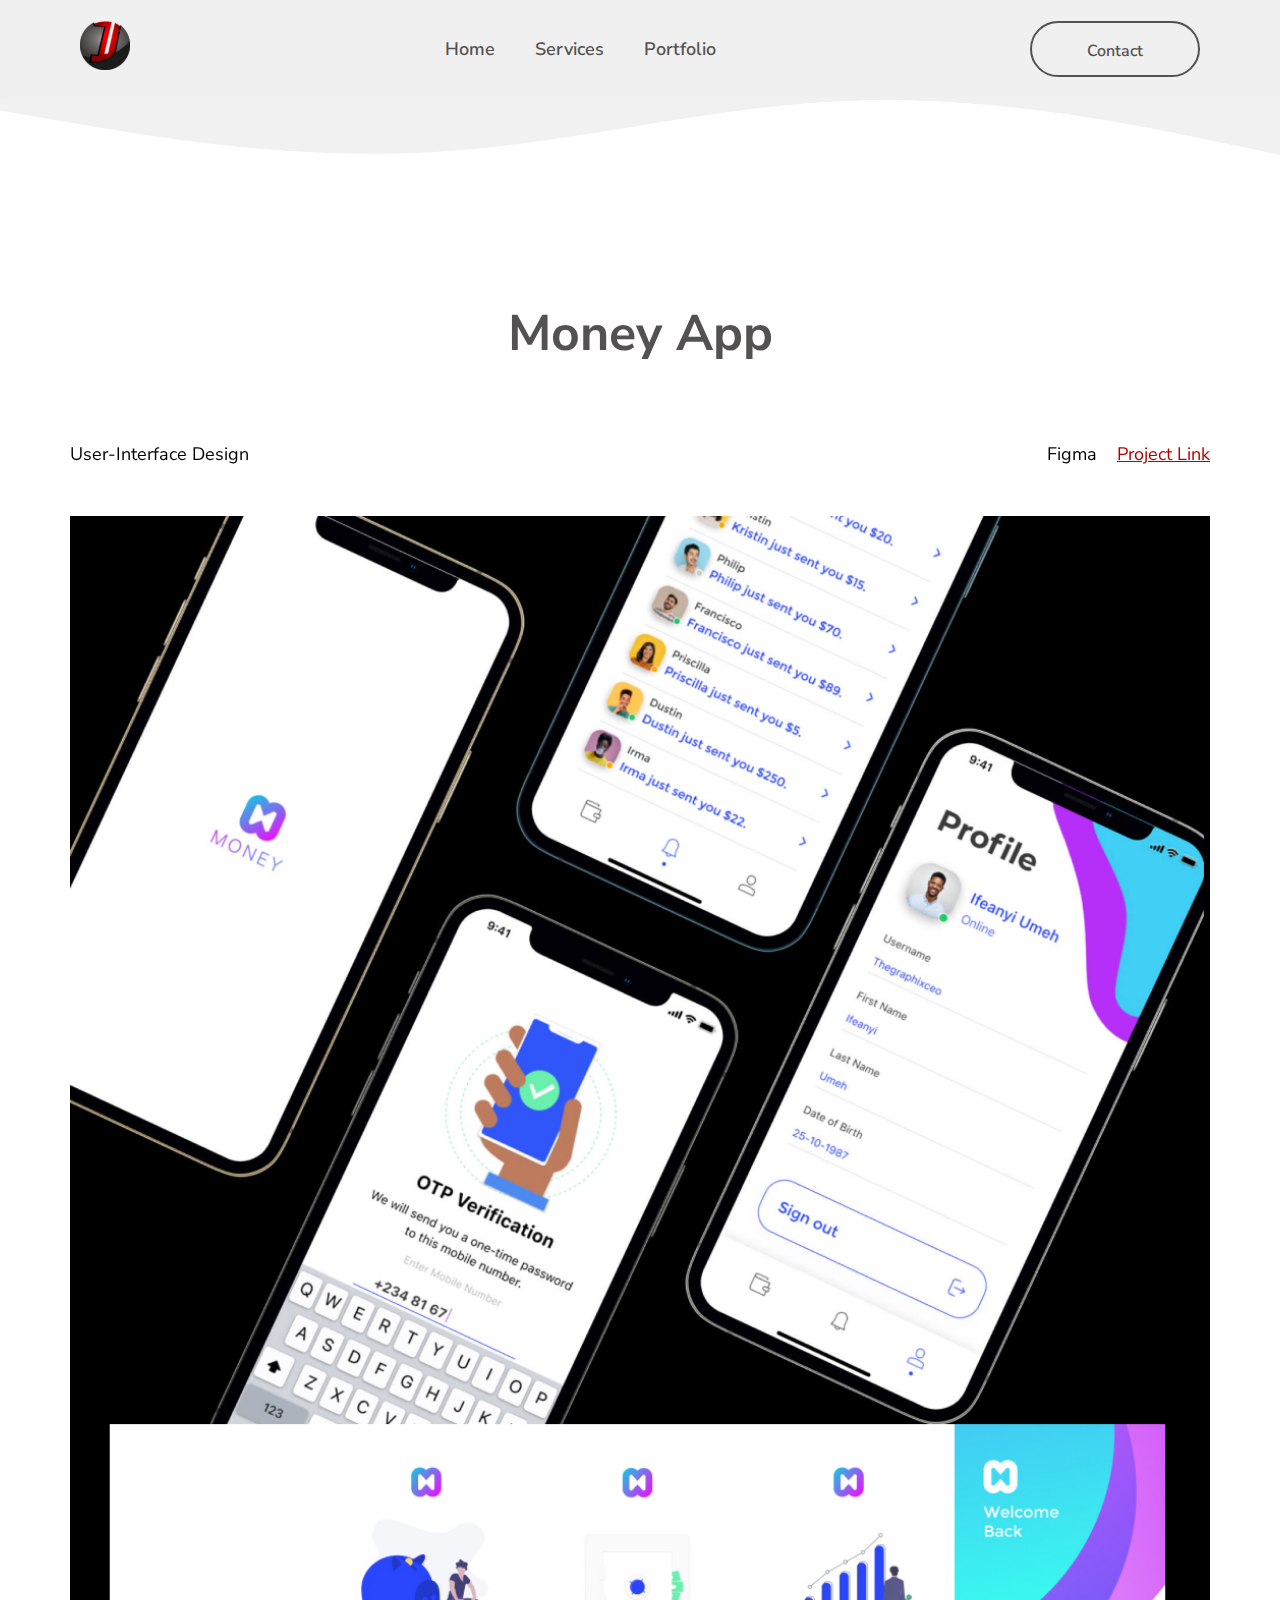
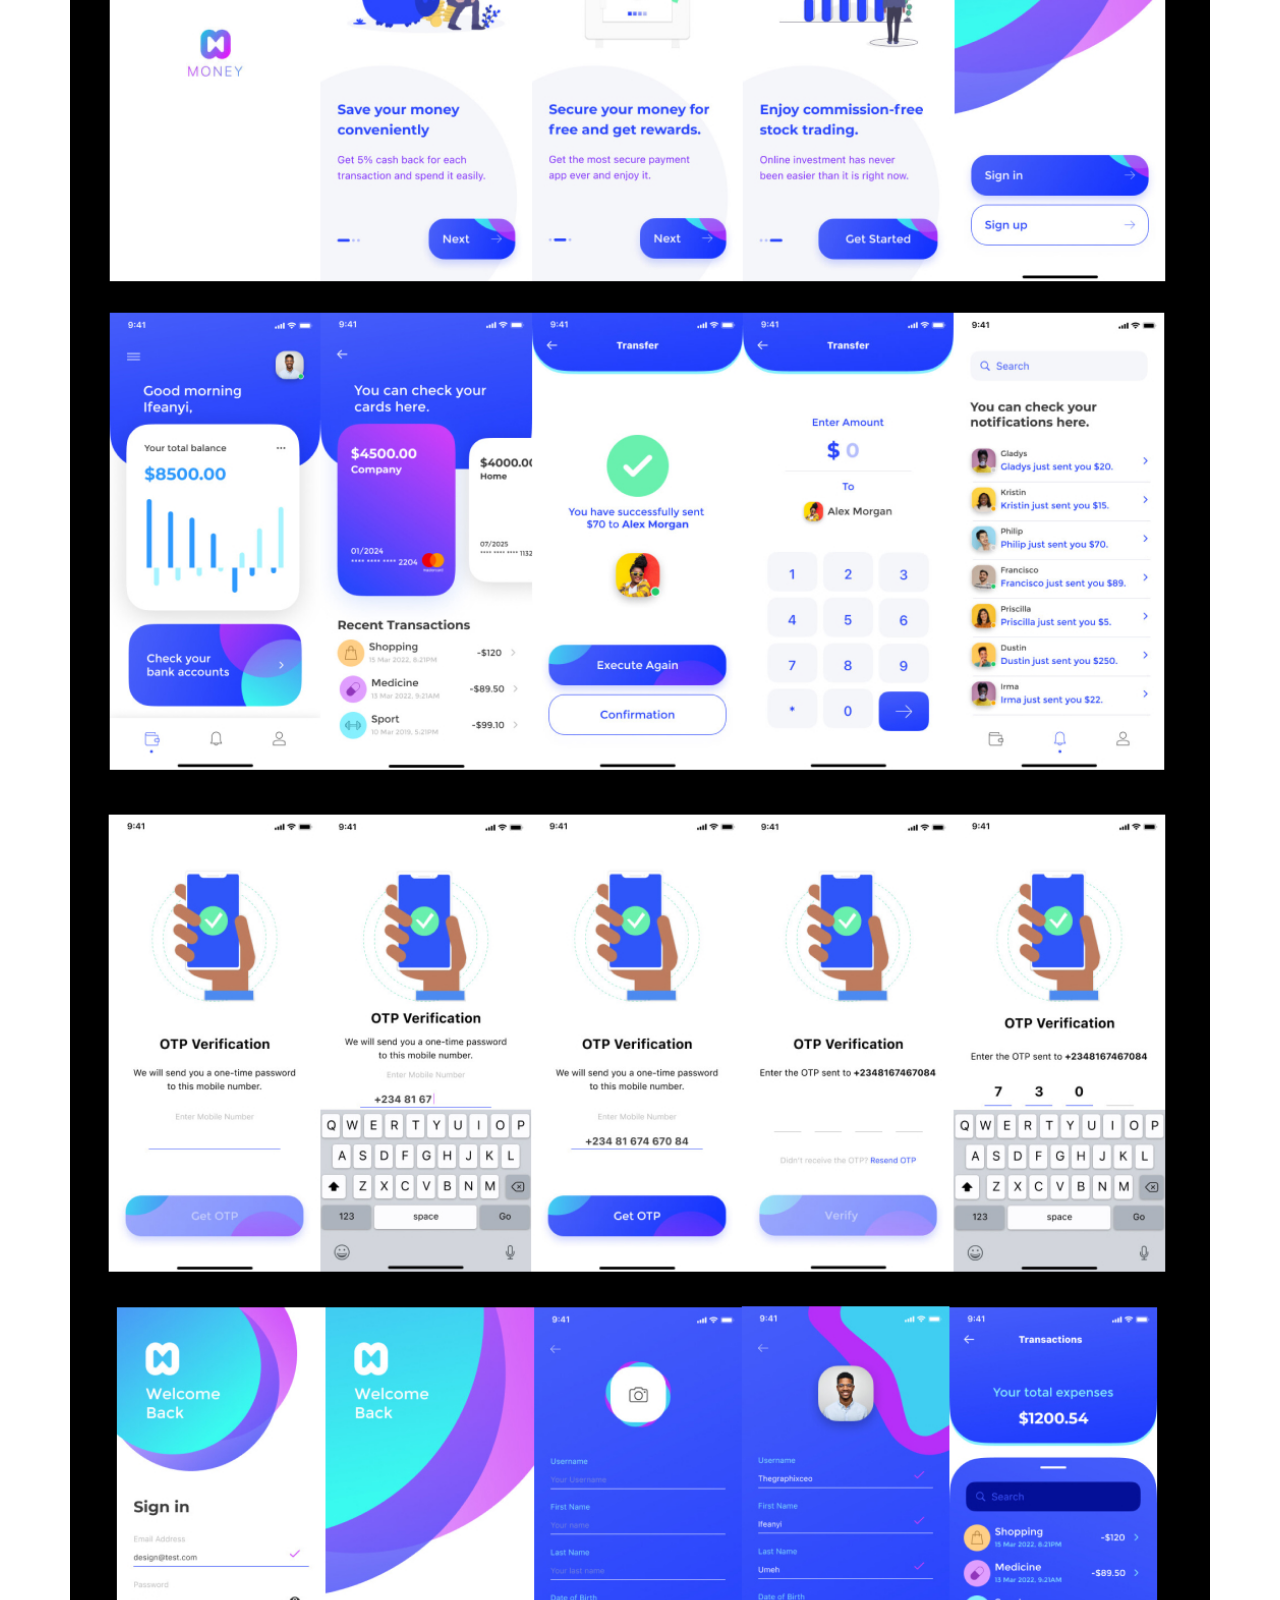
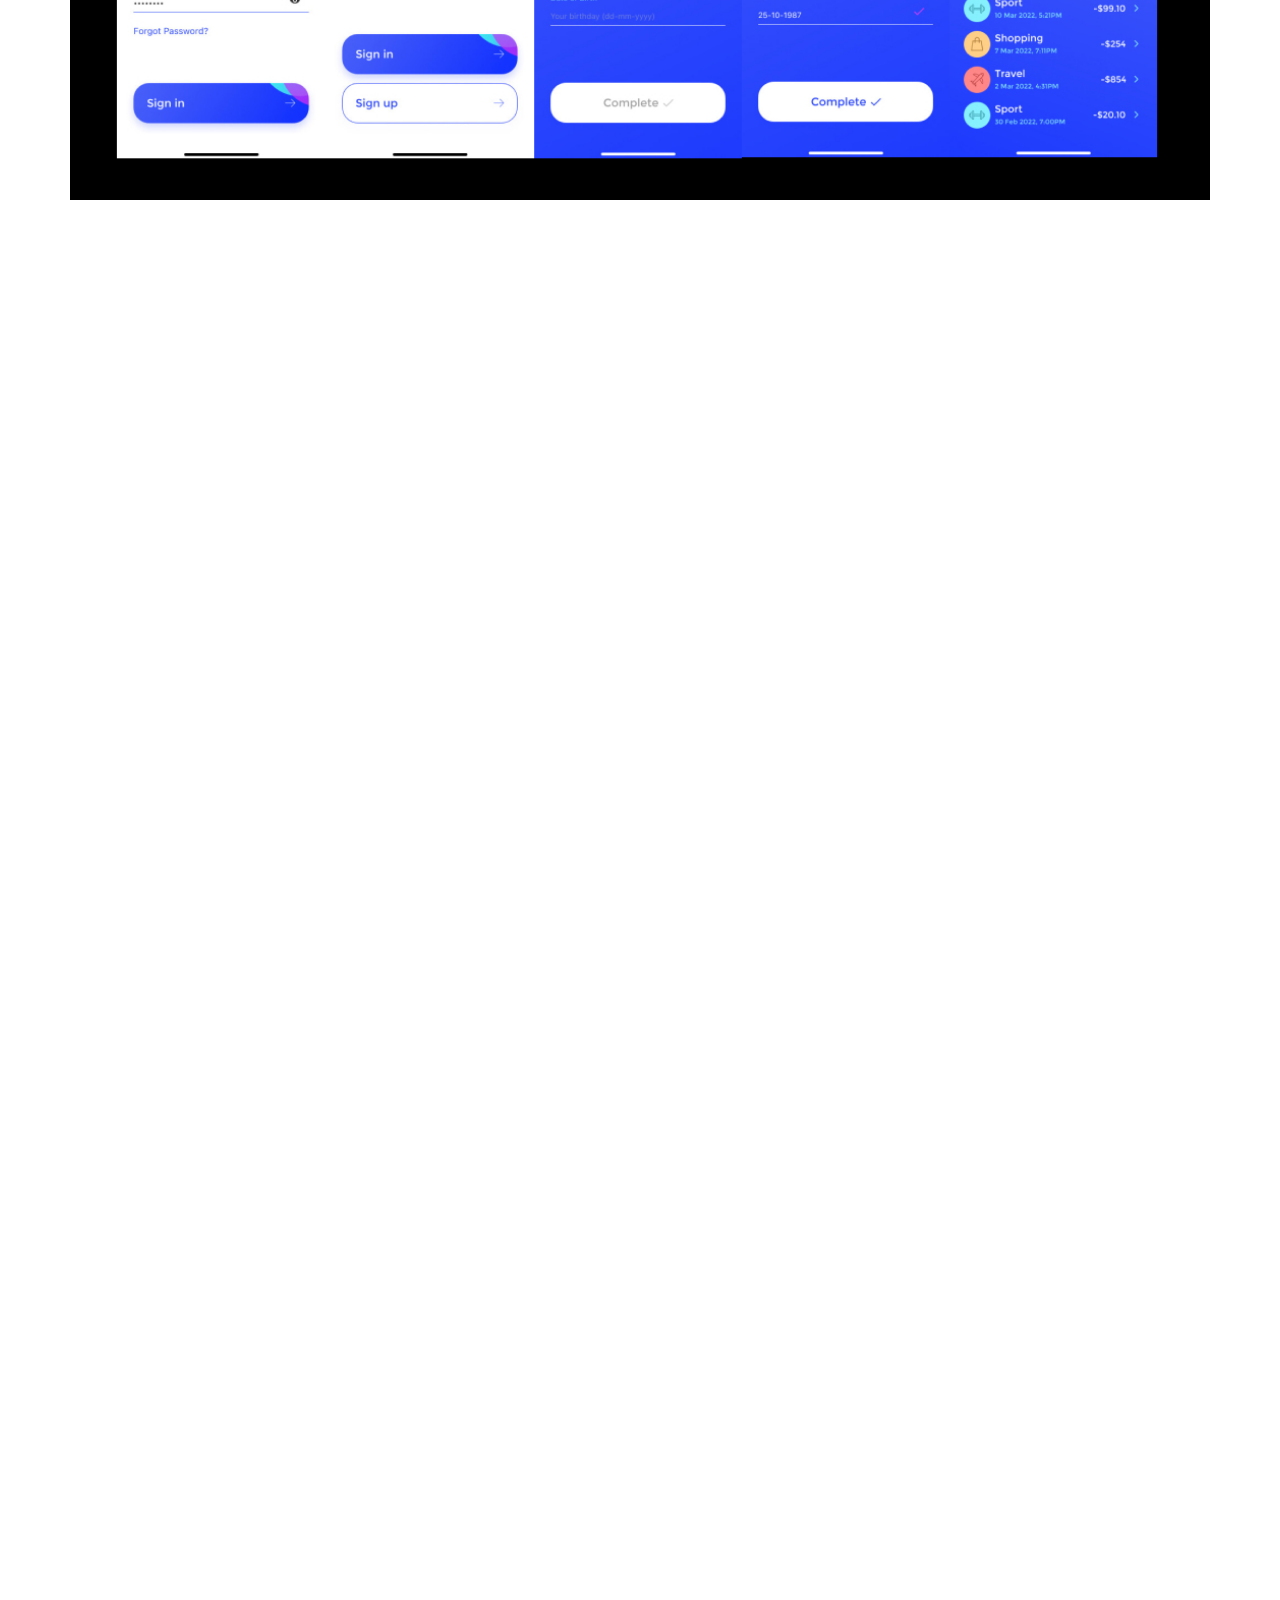
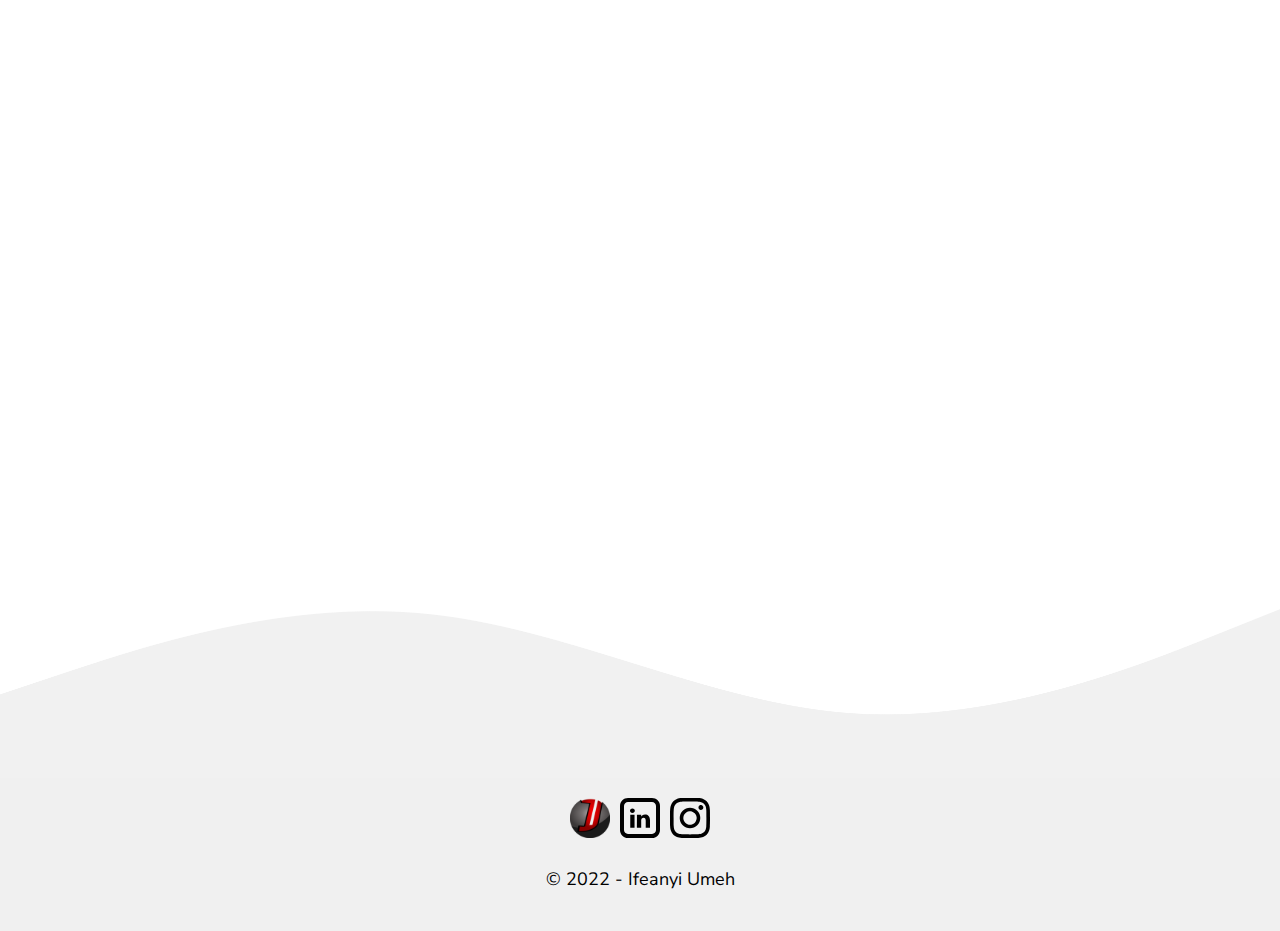
<file: project-money.html>
<!DOCTYPE html>
<html lang="en">
<head>
  <meta charset="UTF-8">
  <meta http-equiv="X-UA-Compatible" content="IE=edge">
  <meta name="viewport" content="width=device-width, initial-scale=1.0">
  <meta
      name="description"
      content="Check out the Money App project I did."
    />
    <meta
      property="og:title"
      content="Money App | User-Interface Design | Ifeanyi Umeh"
    />
    <meta
      property="og:description"
      content="Check out the Money App project I did."
    />
    <meta property="og:type" content="website" />
    <meta property="og:image" content="" />
    <meta property="og:url" content="" />

  <title>Money App | User-Interface Design | Ifeanyi Umeh</title>

  <link rel="icon" href="images/Favicon-sm.svg" />
    <link rel="apple-touch-icon" sizes="72x72" href="images/Favicon-md.svg" />
    <link rel="apple-touch-icon" sizes="144x144" href="images/Favicon-lg.svg" />
  <link rel="preconnect" href="https://fonts.googleapis.com">
<link rel="preconnect" href="https://fonts.gstatic.com" crossorigin>
<link href="https://fonts.googleapis.com/css2?family=Nunito+Sans:ital,wght@0,400;0,600;0,700;1,400&display=swap" rel="stylesheet">
<link rel="stylesheet" href="css/styles.css" />
<link rel="stylesheet" href="https://unpkg.com/aos@next/dist/aos.css" />
</head>
<body>
 
  <!-- Nav section -->
  <nav class="navbar" data-aos="fade-down" id="nav">
    <div class="container">
      <nav class="nav collapsible">
        <a class="nav__brand" href="/"><img src="images/joetech_png_logo_1.svg" alt="" /></a>
          <svg class="icon icon--toggler nav__toggler">
            <use xlink:href="images/sprite.svg#menu"></use>
          </svg>
        <ul class="list nav__list collapsible__content">
          <li class="nav__item"><a href="/">Home</a></li>
          <li class="nav__item"><a href="/#services">Services</a></li>
          <li class="nav__item"><a href="/#projects">Portfolio</a></li>
        </ul>
        <a href="contact.html" class="btn btn--outline nav__button">Contact</a>
      </nav>
    </div>
  </nav>
  <img src="/images/wave2.png"  class="header-wave" alt="">



<!-- Circle project -->
<section class="projects--block__circle">
    <div class="container">
        <h2 class="projects__heading circle__heading" data-aos="fade-up">Money App</h2>
        <div class="project__titles" data-aos="zoom-in">
            <p>User-Interface Design</p>
            <div class="project__software-link">
                <p class="project__software">Figma</p>
                <a href="https://www.figma.com/file/Z0Ve8EFC6z8yl8MfGeH2bf/Landing-page?node-id=0%3A1" target="_blank" class="project__title">Project Link</a>
            </div>
        </div>

        <div data-aos="zoom-in"><img src="images/MoneyApp_imgs.jpg" alt="" srcset="images/MoneyApp_imgs.jpg"></div>

    </div>
</section>


<!-- Other Projects -->

<section class="projects--block__other">
  <div class="container">
    <h2 class="projects__heading" data-aos="fade-down">Other Projects</h2>
    <div class="projects">

      <div class="card circle-st" data-aos="fade-right">
        <a href="project-circle.html"><img class="card__image" src="images/circle@2x.png" alt="" srcset="images/circle@2x.png"></a>
        <header class="card__header">Circle Studio</header>
        <div class="card__body">
         Web Development
        </div>
      </div>
      
      <div class="card money-ap" data-aos="fade-left">
        <a href="project-money.html"><img class="card__image" src="images/Money@2x.png" alt="" srcset="images/Money@2x.png"></a>
        <header class="card__header">Money App</header>
        <div class="card__body">
        User-Interface Design
        </div>
      </div>

      <div class="card landing-pg" data-aos="fade-right">
        <a href="project-landing.html"><img class="card__image" src="images/Dr_Project@2x.png" alt="" srcset="images/Dr_Project@2x.png"></a>
        <header class="card__header">DR Landing Page</header>
        <div class="card__body">
          User-Interface Design
        </div>
      </div>

      <div class="card design-po" data-aos="fade-left">
        <a href="project-portfolio.html"><img class="card__image" src="images/DesignPortfolio_Project.png" alt="" srcset="images/DesignPortfolio_Project.png"></a>
        <header class="card__header">Design Portfolio</header>
        <div class="card__body">
          User-Interface Design
        </div>
      </div>

      <div class="card nubank" data-aos="fade-right">
        <a href="project-nubank.html"><img class="card__image" src="images/Nubank.png" alt="" srcset="images/Nubank.png"></a>
        <header class="card__header">NuBank</header>
        <div class="card__body">
        User-Interface Design
        </div>
      </div>

      <div class="card cs-art" data-aos="fade-left">
        <a href="project-csart.html"><img class="card__image" src="images/CsArt_Project@2x.png" alt="" srcset="images/CsArt_Project@2x.png"></a>
        <header class="card__header">CS Art Exhibition</header>
        <div class="card__body">
        Flyer / Banner / Brochure
        </div>
      </div>

      <div class="card addie-sk" data-aos="fade-right">
        <a href="project-addie.html"><img class="card__image" src="images/Addie_Project@2x.png" alt="" srcset="images/Addie_Project@2x.png"></a>
        <header class="card__header">Addie Skincare</header>
        <div class="card__body">
        Product Branding
        </div>
      </div>

      <div class="card cs-fd" data-aos="fade-left">
        <a href="project-csfound.html"><img class="card__image" src="images/Cs_Project@2x.png" alt="" srcset="images/Cs_Project@2x.png"></a>
        <header class="card__header">CS Foundation</header>
        <div class="card__body">
        Logo / Branding
        </div>
      </div>
    </div>
  </div>

</section>



<!-- Footer -->
<img src="/images/wave.png" class="footer-wave" alt="">
<footer class="footer--block">
  <div class="footer">
    <div class="footer__images">
      <a class="footer__brand" href="/"><img src="images/joetech_png_logo_1.svg" alt="" srcset="images/joetech_png_logo_1.svg" /></a>

      <a href="https://www.linkedin.com/in/ifeanyi-umeh-0ba74497/" target="_blank">
        <svg class="icon footer__icon">
          <use xlink:href="images/sprite.svg#Linkedin"></use>
        </svg>
      </a>
      <a href="https://www.instagram.com/ifeanyi_j_umeh/" target="_blank">
        <svg class="icon footer__icon">
          <use xlink:href="images/sprite.svg#Instagram"></use>
        </svg>
      </a>

    </div>
    <p>© 2022 - Ifeanyi Umeh</p>
  </div>

</footer>




  <script src="js/main.js"></script>
  <script src="https://unpkg.com/aos@next/dist/aos.js"></script>
  <script>
    AOS.init();
  </script>
</body>
</html>
</file>
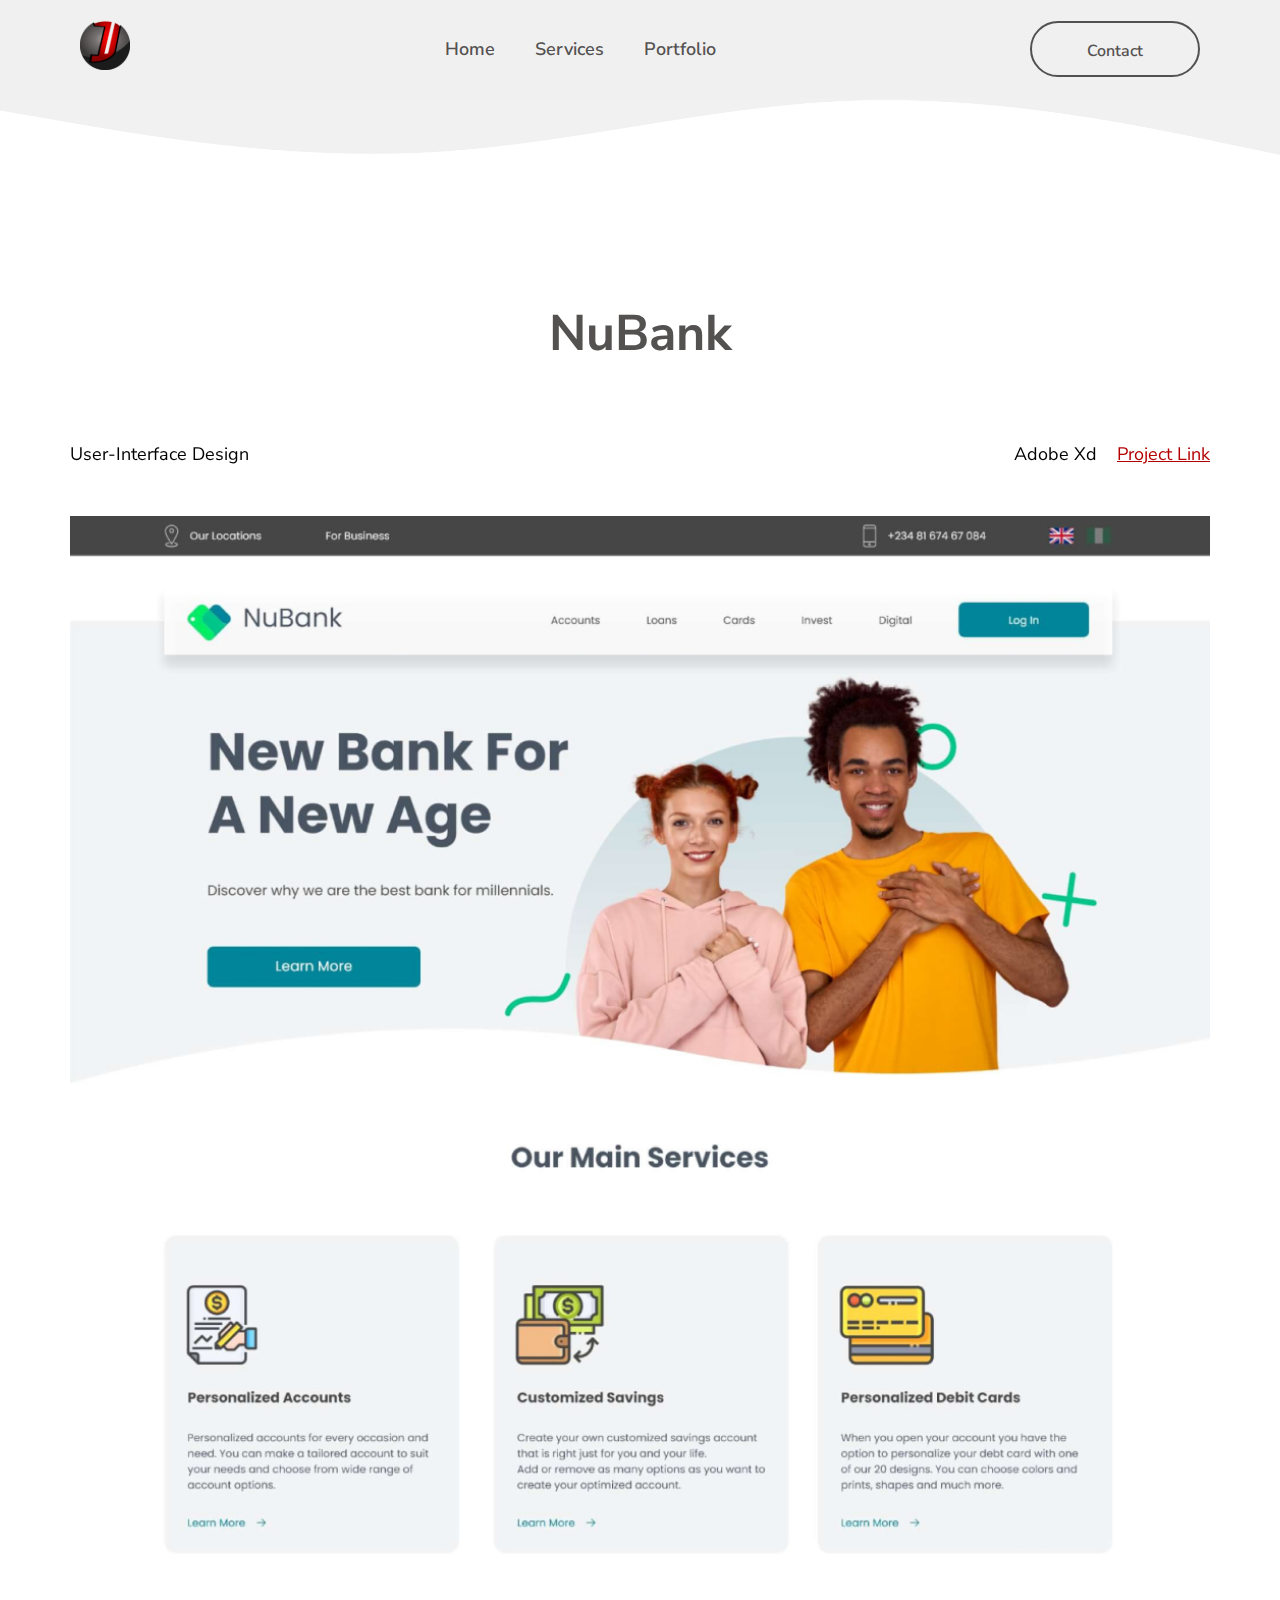
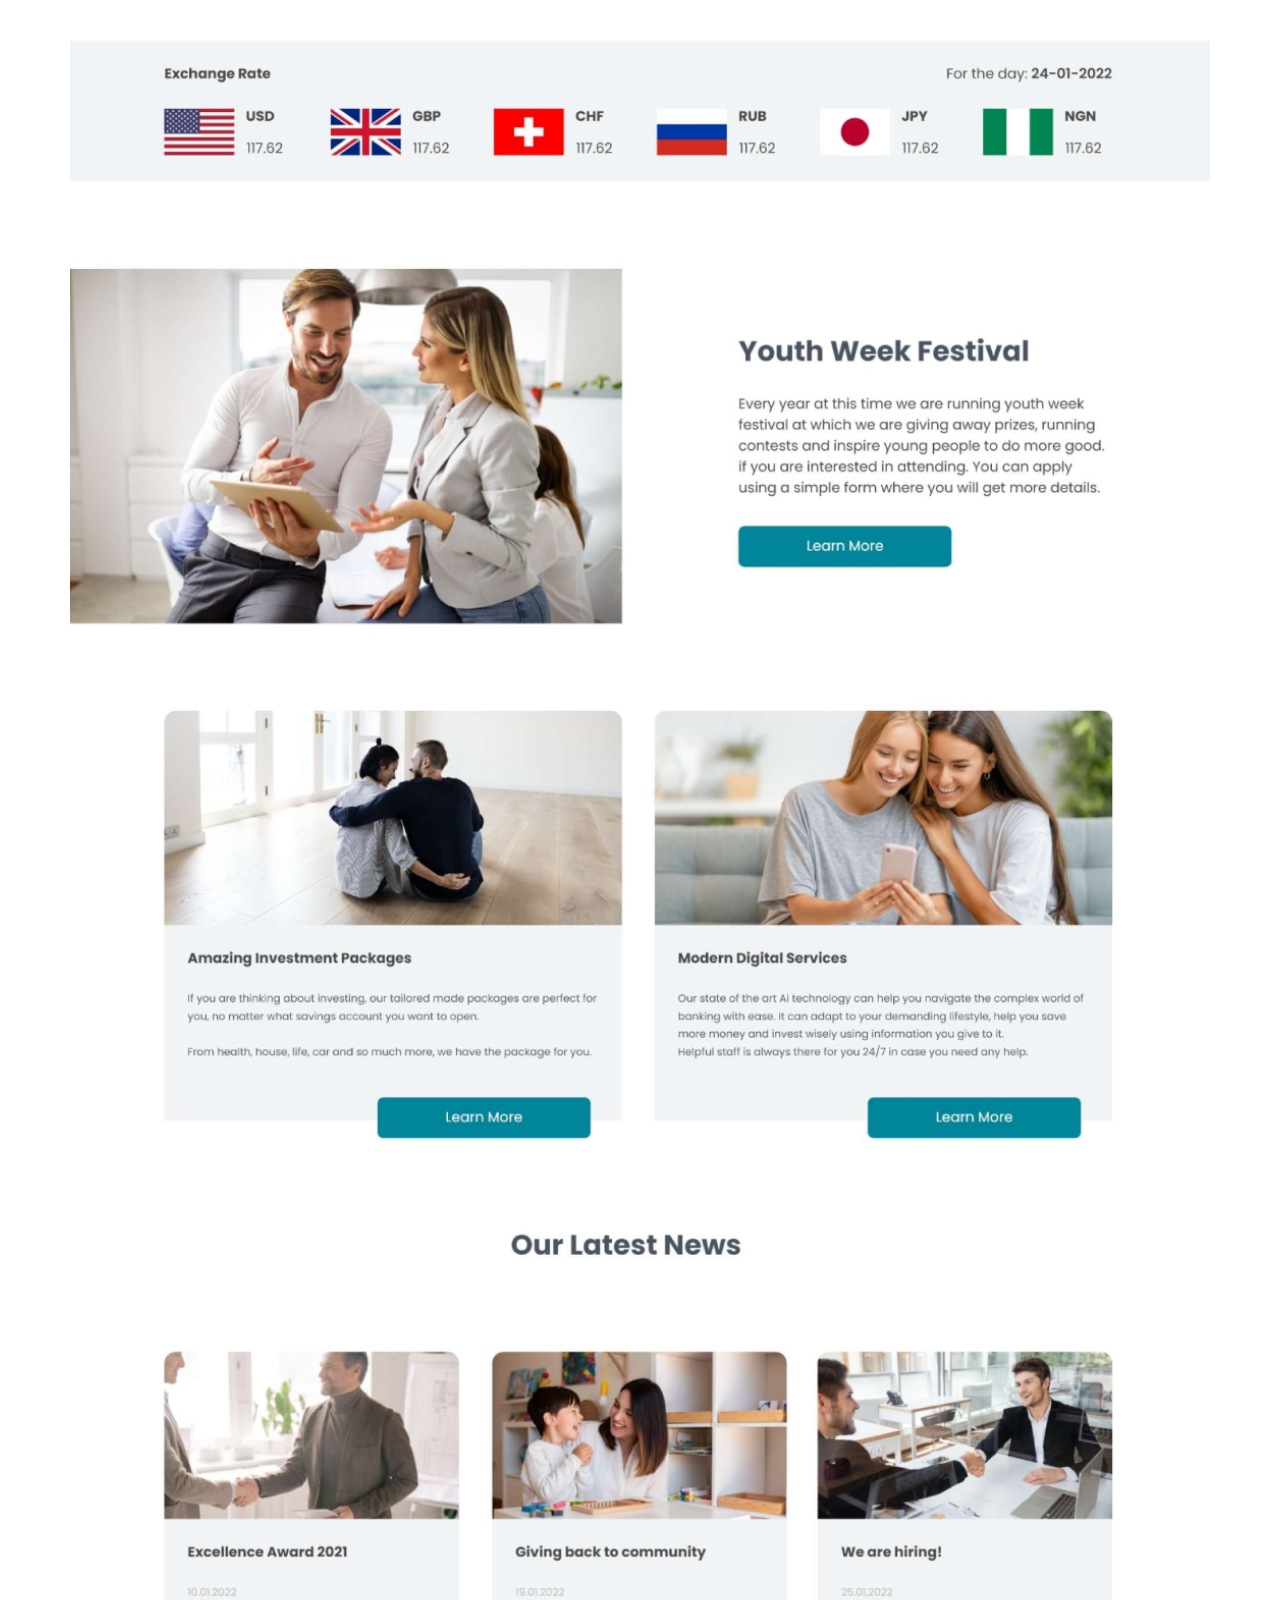
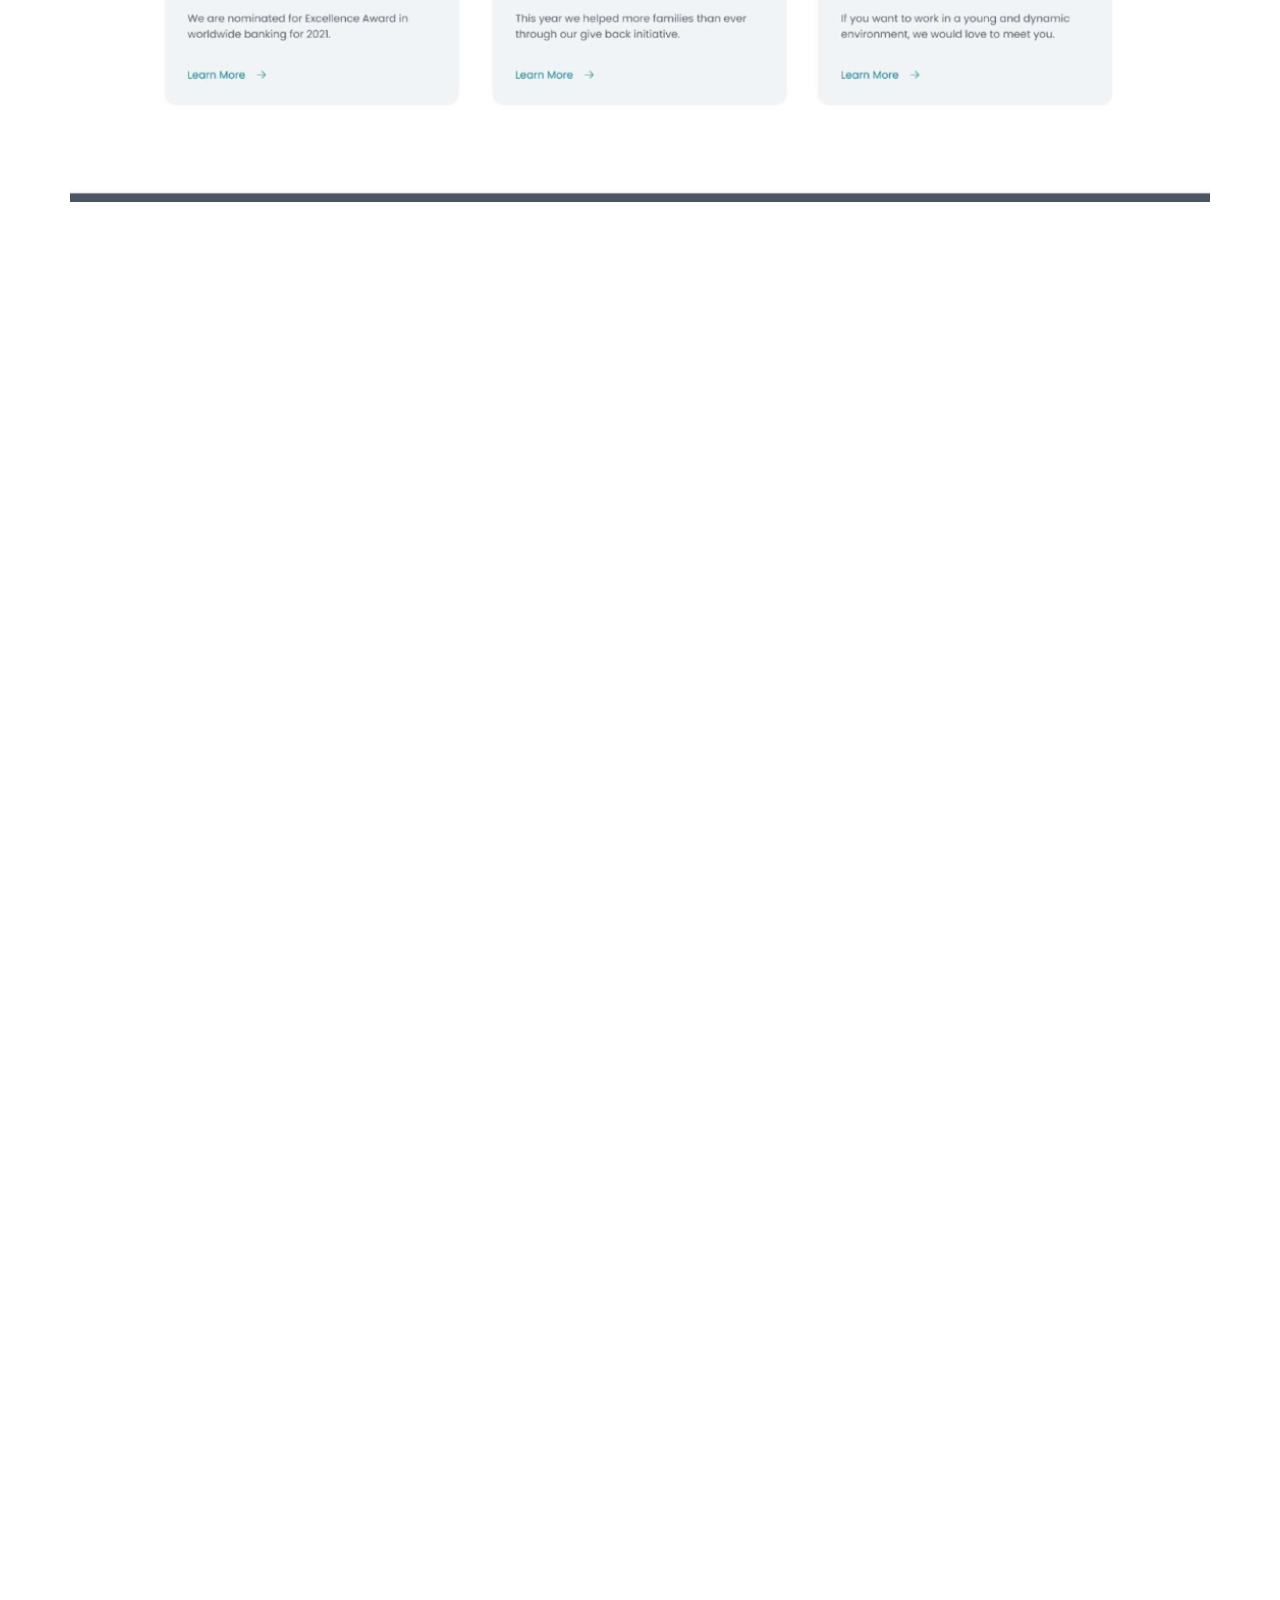
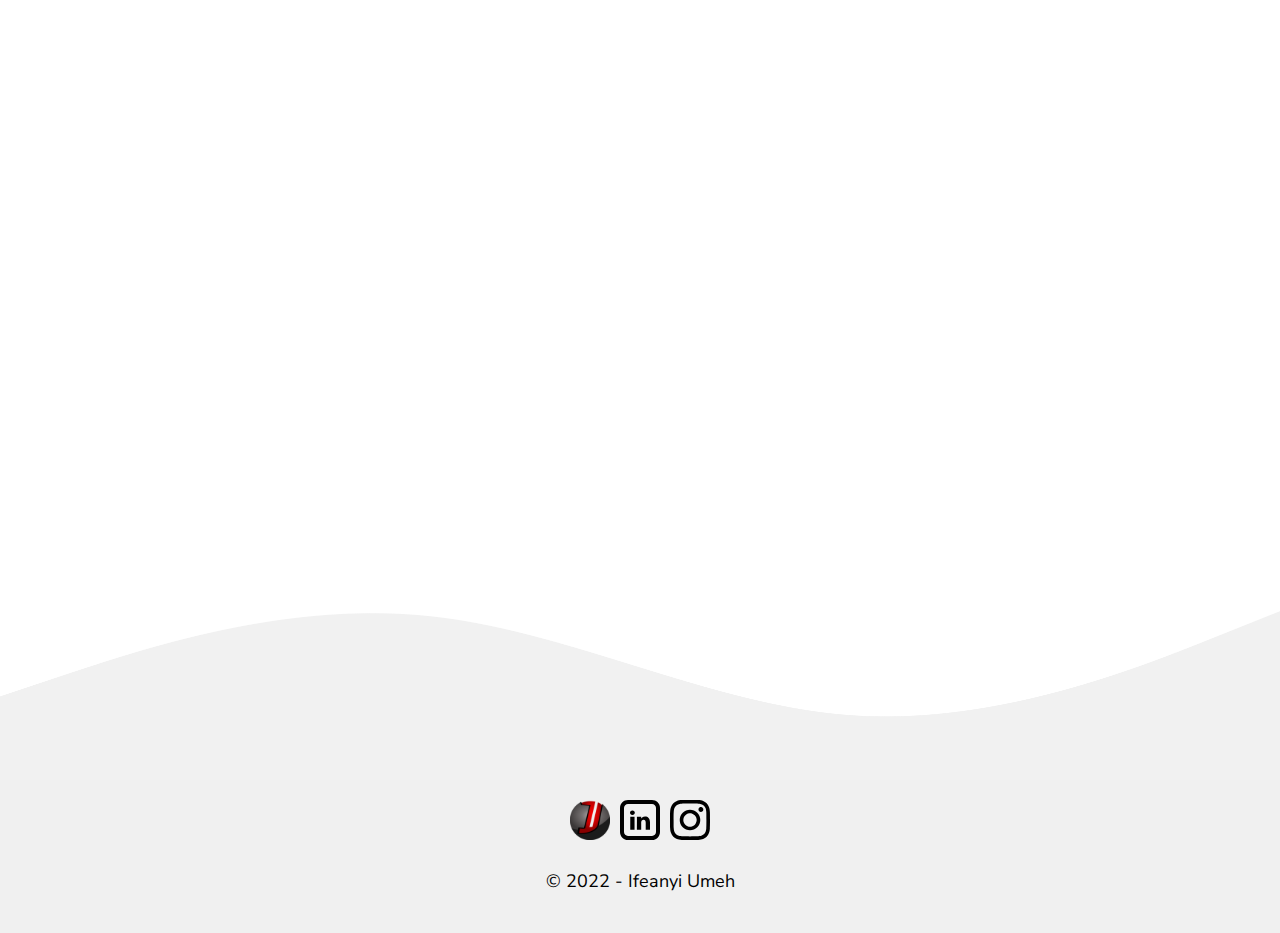
<file: project-nubank.html>
<!DOCTYPE html>
<html lang="en">
<head>
  <meta charset="UTF-8">
  <meta http-equiv="X-UA-Compatible" content="IE=edge">
  <meta name="viewport" content="width=device-width, initial-scale=1.0">
  <meta
      name="description"
      content="Check out the Nubank Website project I did."
    />
    <meta
      property="og:title"
      content="Nubank Website | User-Interface Design | Ifeanyi Umeh"
    />
    <meta
      property="og:description"
      content="Check out the Nubank Website project I did."
    />
    <meta property="og:type" content="website" />
    <meta property="og:image" content="" />
    <meta property="og:url" content="" />

  <title>Nubank Website | User-Interface Design | Ifeanyi Umeh</title>

  <link rel="icon" href="images/Favicon-sm.svg" />
    <link rel="apple-touch-icon" sizes="72x72" href="images/Favicon-md.svg" />
    <link rel="apple-touch-icon" sizes="144x144" href="images/Favicon-lg.svg" />
  <link rel="preconnect" href="https://fonts.googleapis.com">
<link rel="preconnect" href="https://fonts.gstatic.com" crossorigin>
<link href="https://fonts.googleapis.com/css2?family=Nunito+Sans:ital,wght@0,400;0,600;0,700;1,400&display=swap" rel="stylesheet">
<link rel="stylesheet" href="css/styles.css" />
<link rel="stylesheet" href="https://unpkg.com/aos@next/dist/aos.css" />
</head>
<body>
 
  <!-- Nav section -->
  <nav class="navbar" data-aos="fade-down" id="nav">
    <div class="container">
      <nav class="nav collapsible">
        <a class="nav__brand" href="/"><img src="images/joetech_png_logo_1.svg" alt="" /></a>
          <svg class="icon icon--toggler nav__toggler">
            <use xlink:href="images/sprite.svg#menu"></use>
          </svg>
        <ul class="list nav__list collapsible__content">
          <li class="nav__item"><a href="/">Home</a></li>
          <li class="nav__item"><a href="/#services">Services</a></li>
          <li class="nav__item"><a href="/#projects">Portfolio</a></li>
        </ul>
        <a href="contact.html" class="btn btn--outline nav__button">Contact</a>
      </nav>
    </div>
  </nav>
  <img src="/images/wave2.png"  class="header-wave" alt="">


<!-- Circle project -->
<section class="projects--block__circle">
    <div class="container">
        <h2 class="projects__heading circle__heading" data-aos="fade-up">NuBank</h2>
        <div class="project__titles" data-aos="zoom-in">
            <p>User-Interface Design</p>
            <div class="project__software-link">
                <p class="project__software">Adobe Xd</p>
                <a href="https://xd.adobe.com/view/6c9401c3-1e74-487f-b626-759335229743-39c7/?fullscreen" target="_blank" class="project__title">Project Link</a>
            </div>
        </div>

        <div data-aos="zoom-in"><img src="images/NuBank_imgs.jpg" alt="" srcset="images/NuBank_imgs.jpg"></div>

    </div>
</section>


<!-- Other Projects -->

<section class="projects--block__other">
  <div class="container">
    <h2 class="projects__heading" data-aos="fade-down">Other Projects</h2>
    <div class="projects">

      <div class="card circle-st2" data-aos="fade-right">
        <a href="project-circle.html"><img class="card__image" src="images/circle@2x.png" alt="" srcset="images/circle@2x.png"></a>
        <header class="card__header">Circle Studio</header>
        <div class="card__body">
         Web Development
        </div>
      </div>
      
      <div class="card money-ap2" data-aos="fade-left">
        <a href="project-money.html"><img class="card__image" src="images/Money@2x.png" alt="" srcset="images/Money@2x.png"></a>
        <header class="card__header">Money App</header>
        <div class="card__body">
        User-Interface Design
        </div>
      </div>

      <div class="card landing-pg2" data-aos="fade-right">
        <a href="project-landing.html"><img class="card__image" src="images/Dr_Project@2x.png" alt="" srcset="images/Dr_Project@2x.png"></a>
        <header class="card__header">DR Landing Page</header>
        <div class="card__body">
          User-Interface Design
        </div>
      </div>

      <div class="card design-po2" data-aos="fade-left">
        <a href="project-portfolio.html"><img class="card__image" src="images/DesignPortfolio_Project.png" alt="" srcset="images/DesignPortfolio_Project.png"></a>
        <header class="card__header">Design Portfolio</header>
        <div class="card__body">
          User-Interface Design
        </div>
      </div>

      <div class="card nubank2" data-aos="fade-right">
        <a href="project-nubank.html"><img class="card__image" src="images/Nubank.png" alt="" srcset="images/Nubank.png"></a>
        <header class="card__header">NuBank</header>
        <div class="card__body">
        User-Interface Design
        </div>
      </div>

      <div class="card cs-art2" data-aos="fade-left">
        <a href="project-csart.html"><img class="card__image" src="images/CsArt_Project@2x.png" alt="" srcset="images/CsArt_Project@2x.png"></a>
        <header class="card__header">CS Art Exhibition</header>
        <div class="card__body">
        Flyer / Banner / Brochure
        </div>
      </div>

      <div class="card addie-sk2" data-aos="fade-right">
        <a href="project-addie.html"><img class="card__image" src="images/Addie_Project@2x.png" alt="" srcset="images/Addie_Project@2x.png"></a>
        <header class="card__header">Addie Skincare</header>
        <div class="card__body">
        Product Branding
        </div>
      </div>

      <div class="card cs-fd2" data-aos="fade-left">
        <a href="project-csfound.html"><img class="card__image" src="images/Cs_Project@2x.png" alt="" srcset="images/Cs_Project@2x.png"></a>
        <header class="card__header">CS Foundation</header>
        <div class="card__body">
        Logo / Branding
        </div>
      </div>
    </div>
  </div>

</section>



<!-- Footer -->
<img src="/images/wave.png" class="footer-wave" alt="">
<footer class="footer--block">
  <div class="footer">
    <div class="footer__images">
      <a class="footer__brand" href="/"><img src="images/joetech_png_logo_1.svg" alt="" srcset="images/joetech_png_logo_1.svg" /></a>

      <a href="https://www.linkedin.com/in/ifeanyi-umeh-0ba74497/" target="_blank">
        <svg class="icon footer__icon">
          <use xlink:href="images/sprite.svg#Linkedin"></use>
        </svg>
      </a>
      <a href="https://www.instagram.com/ifeanyi_j_umeh/" target="_blank">
        <svg class="icon footer__icon">
          <use xlink:href="images/sprite.svg#Instagram"></use>
        </svg>
      </a>

    </div>
    <p>© 2022 - Ifeanyi Umeh</p>
  </div>

</footer>



  <script src="js/main.js"></script>
  <script src="https://unpkg.com/aos@next/dist/aos.js"></script>
  <script>
    AOS.init();
  </script>
</body>
</html>
</file>
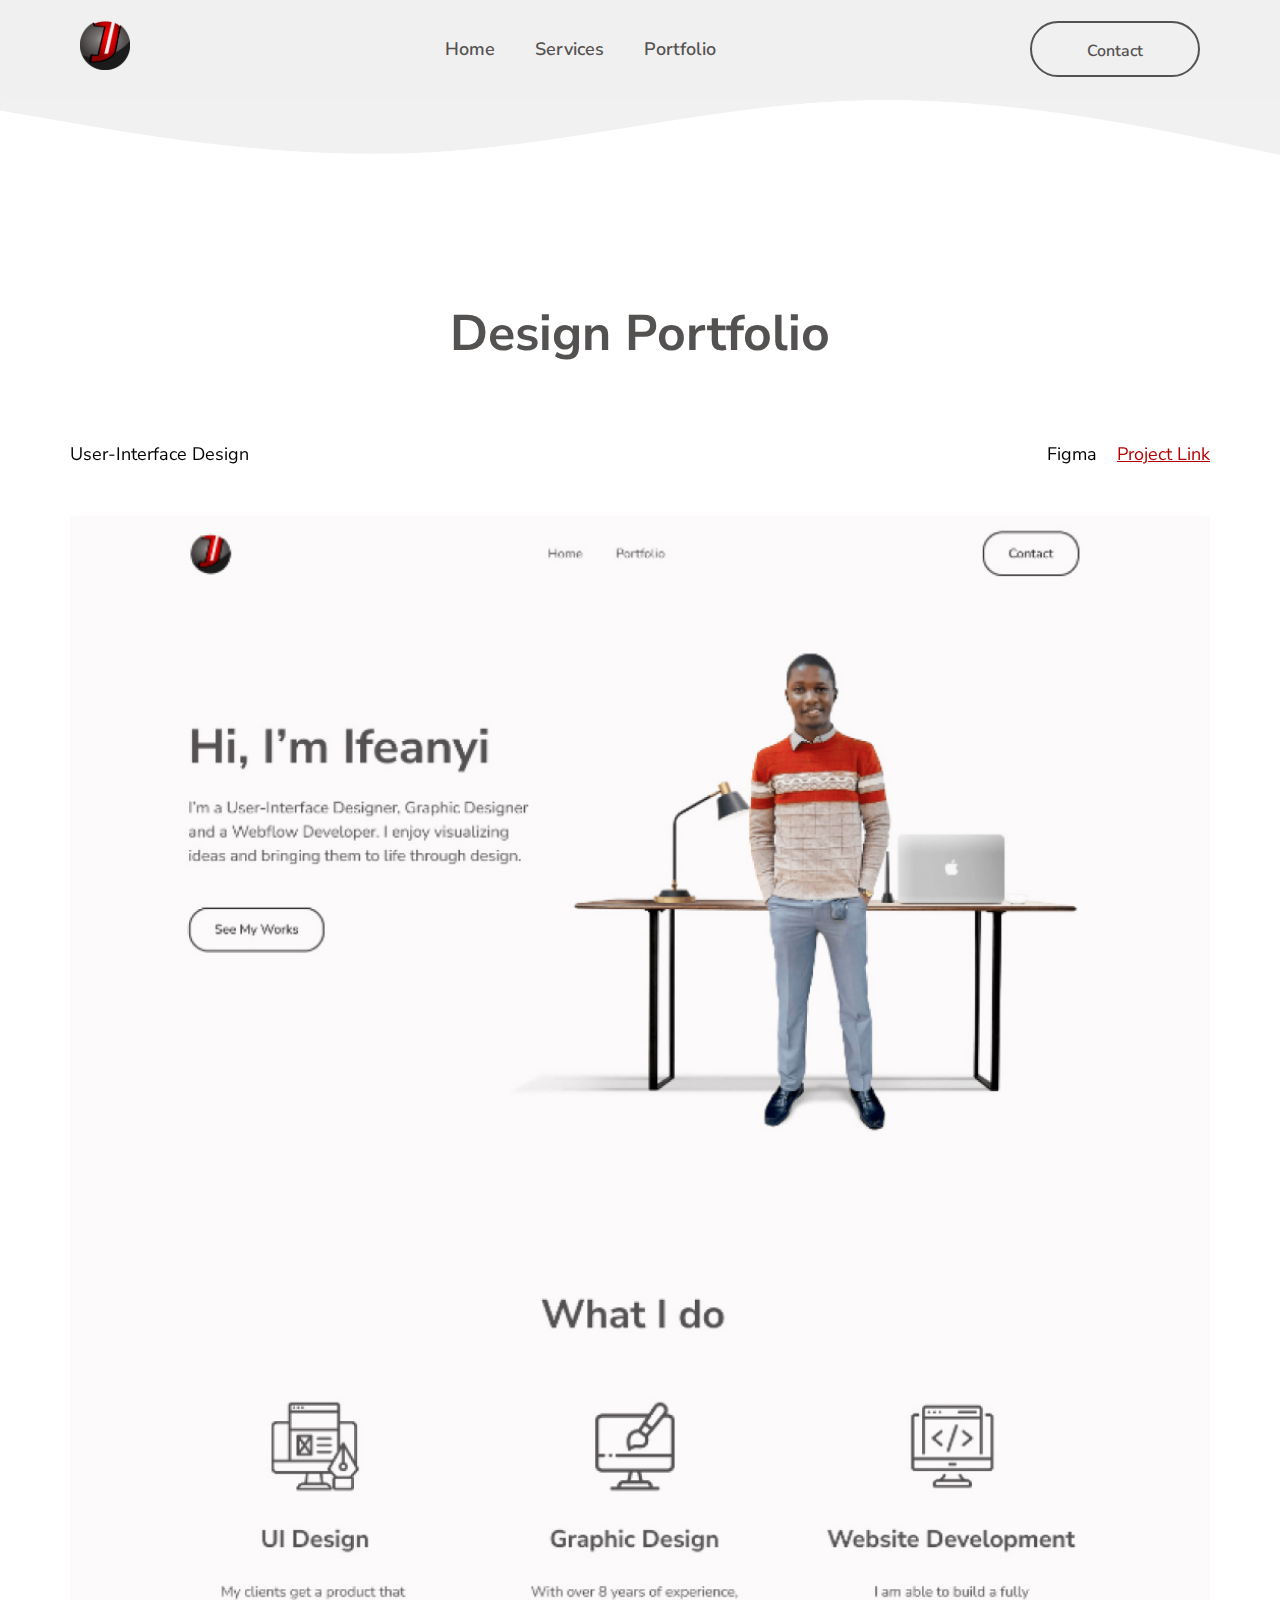
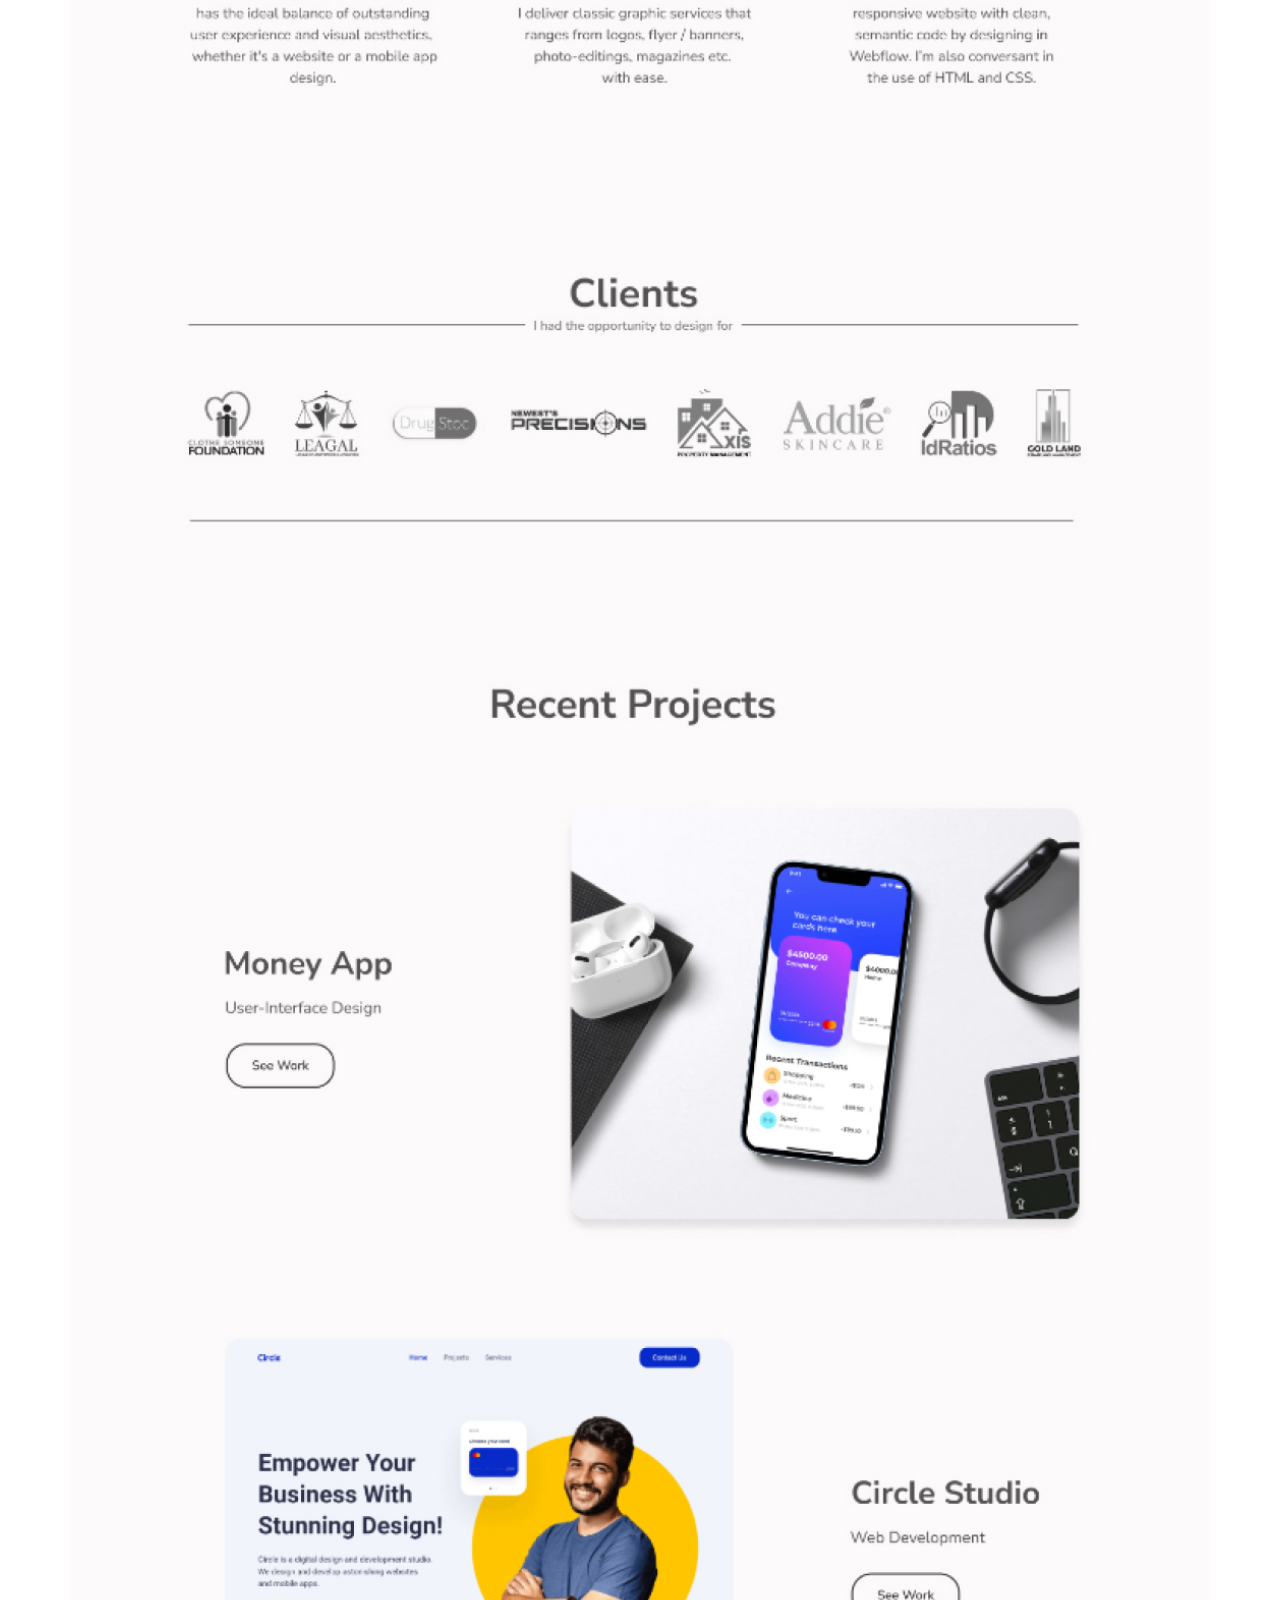
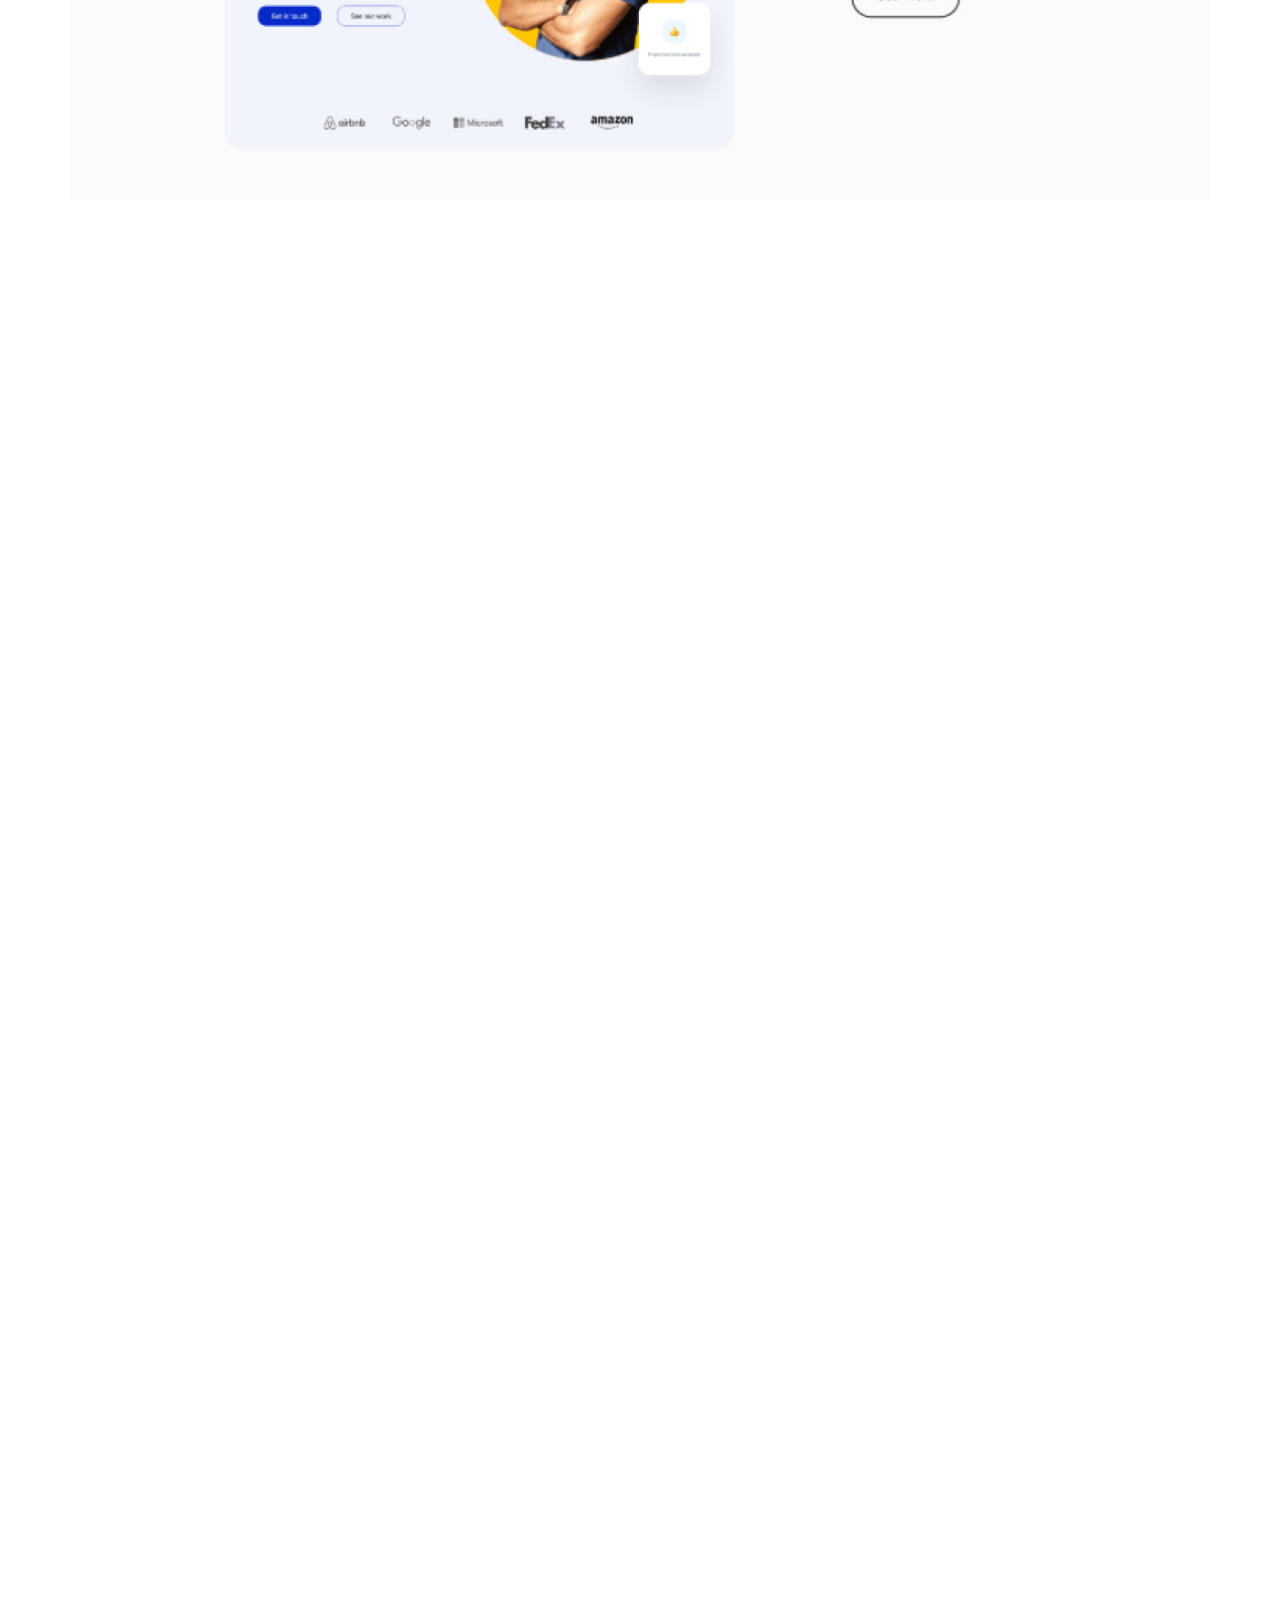
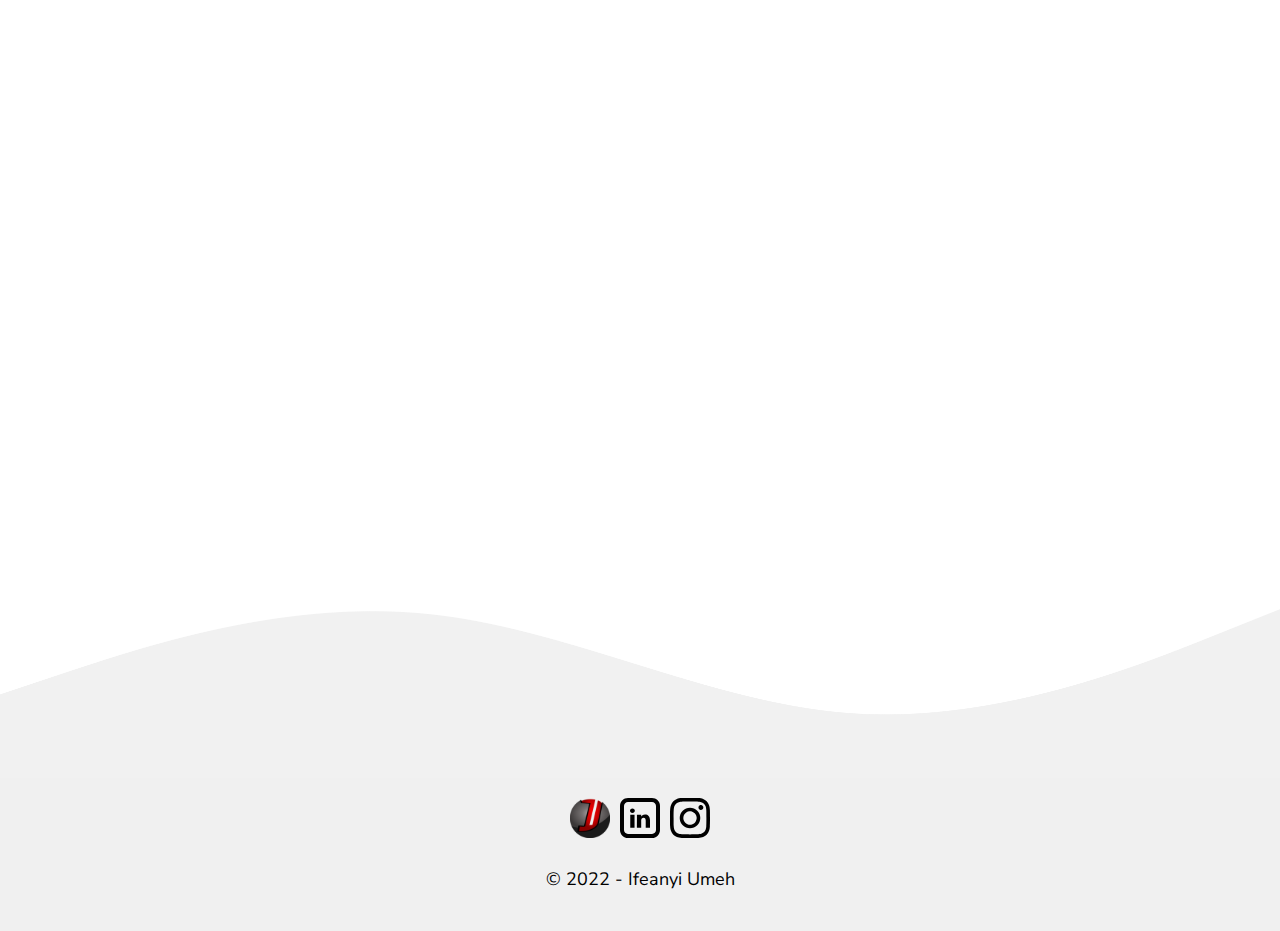
<file: project-portfolio.html>
<!DOCTYPE html>
<html lang="en">
<head>
  <meta charset="UTF-8">
  <meta http-equiv="X-UA-Compatible" content="IE=edge">
  <meta name="viewport" content="width=device-width, initial-scale=1.0">
  <meta
      name="description"
      content="Check out the Design portfolio project I did."
    />
    <meta
      property="og:title"
      content="Design portfolio | User-Interface Design | Ifeanyi Umeh"
    />
    <meta
      property="og:description"
      content="Check out the Design portfolio project I did."
    />
    <meta property="og:type" content="website" />
    <meta property="og:image" content="" />
    <meta property="og:url" content="" />

  <title>Design portfolio | User-Interface Design | Ifeanyi Umeh</title>

  <link rel="icon" href="images/Favicon-sm.svg" />
    <link rel="apple-touch-icon" sizes="72x72" href="images/Favicon-md.svg" />
    <link rel="apple-touch-icon" sizes="144x144" href="images/Favicon-lg.svg" />
  <link rel="preconnect" href="https://fonts.googleapis.com">
<link rel="preconnect" href="https://fonts.gstatic.com" crossorigin>
<link href="https://fonts.googleapis.com/css2?family=Nunito+Sans:ital,wght@0,400;0,600;0,700;1,400&display=swap" rel="stylesheet">
<link rel="stylesheet" href="css/styles.css" />
<link rel="stylesheet" href="https://unpkg.com/aos@next/dist/aos.css" />
</head>
<body>
 
  <!-- Nav section -->
  <nav class="navbar" data-aos="fade-down" id="nav">
    <div class="container">
      <nav class="nav collapsible">
        <a class="nav__brand" href="/"><img src="images/joetech_png_logo_1.svg" alt="" /></a>
          <svg class="icon icon--toggler nav__toggler">
            <use xlink:href="images/sprite.svg#menu"></use>
          </svg>
        <ul class="list nav__list collapsible__content">
          <li class="nav__item"><a href="/">Home</a></li>
          <li class="nav__item"><a href="/#services">Services</a></li>
          <li class="nav__item"><a href="/#projects">Portfolio</a></li>
        </ul>
        <a href="contact.html" class="btn btn--outline nav__button">Contact</a>
      </nav>
    </div>
  </nav>
  <img src="/images/wave2.png"  class="header-wave" alt="">

<!-- Circle project -->
<section class="projects--block__circle">
    <div class="container">
        <h2 class="projects__heading circle__heading" data-aos="fade-up">Design Portfolio</h2>
        <div class="project__titles" data-aos="zoom-in">
            <p>User-Interface Design</p>
            <div class="project__software-link">
                <p class="project__software">Figma</p>
                <a href="https://www.figma.com/file/0wipeOhRLOteLwXAHAJcG2/My-portfolio?node-id=9%3A171" target="_blank" class="project__title">Project Link</a>
            </div>
        </div>

        <div data-aos="zoom-in"><img src="images/DesignPortfolio_Imgs.jpg" alt="" srcset="images/DesignPortfolio_Imgs.jpg"></div>

    </div>
</section>


<!-- Other Projects -->

<section class="projects--block__other">
  <div class="container">
    <h2 class="projects__heading" data-aos="fade-down">Other Projects</h2>
    <div class="projects">

      <div class="card circle-st1" data-aos="fade-right">
        <a href="project-circle.html"><img class="card__image" src="images/circle@2x.png" alt="" srcset="images/circle@2x.png"></a>
        <header class="card__header">Circle Studio</header>
        <div class="card__body">
         Web Development
        </div>
      </div>
      
      <div class="card money-ap1" data-aos="fade-left">
        <a href="project-money.html"><img class="card__image" src="images/Money@2x.png" alt="" srcset="images/Money@2x.png"></a>
        <header class="card__header">Money App</header>
        <div class="card__body">
        User-Interface Design
        </div>
      </div>

      <div class="card landing-pg1" data-aos="fade-right">
        <a href="project-landing.html"><img class="card__image" src="images/Dr_Project@2x.png" alt="" srcset="images/Dr_Project@2x.png"></a>
        <header class="card__header">DR Landing Page</header>
        <div class="card__body">
          User-Interface Design
        </div>
      </div>

      <div class="card design-po1" data-aos="fade-left">
        <a href="project-portfolio.html"><img class="card__image" src="images/DesignPortfolio_Project.png" alt="" srcset="images/DesignPortfolio_Project.png"></a>
        <header class="card__header">Design Portfolio</header>
        <div class="card__body">
          User-Interface Design
        </div>
      </div>

      <div class="card nubank1" data-aos="fade-right">
        <a href="project-nubank.html"><img class="card__image" src="images/Nubank.png" alt="" srcset="images/Nubank.png"></a>
        <header class="card__header">NuBank</header>
        <div class="card__body">
        User-Interface Design
        </div>
      </div>

      <div class="card cs-art1" data-aos="fade-left">
        <a href="project-csart.html"><img class="card__image" src="images/CsArt_Project@2x.png" alt="" srcset="images/CsArt_Project@2x.png"></a>
        <header class="card__header">CS Art Exhibition</header>
        <div class="card__body">
        Flyer / Banner / Brochure
        </div>
      </div>

      <div class="card addie-sk1" data-aos="fade-right">
        <a href="project-addie.html"><img class="card__image" src="images/Addie_Project@2x.png" alt="" srcset="images/Addie_Project@2x.png"></a>
        <header class="card__header">Addie Skincare</header>
        <div class="card__body">
        Product Branding
        </div>
      </div>

      <div class="card cs-fd1" data-aos="fade-left">
        <a href="project-csfound.html"><img class="card__image" src="images/Cs_Project@2x.png" alt="" srcset="images/Cs_Project@2x.png"></a>
        <header class="card__header">CS Foundation</header>
        <div class="card__body">
        Logo / Branding
        </div>
      </div>
    </div>
  </div>

</section>



<!-- Footer -->
<img src="/images/wave.png" class="footer-wave" alt="">
<footer class="footer--block">
  <div class="footer">
    <div class="footer__images">
      <a class="footer__brand" href="/"><img src="images/joetech_png_logo_1.svg" alt="" srcset="images/joetech_png_logo_1.svg" /></a>

      <a href="https://www.linkedin.com/in/ifeanyi-umeh-0ba74497/" target="_blank">
        <svg class="icon footer__icon">
          <use xlink:href="images/sprite.svg#Linkedin"></use>
        </svg>
      </a>
      <a href="https://www.instagram.com/ifeanyi_j_umeh/" target="_blank">
        <svg class="icon footer__icon">
          <use xlink:href="images/sprite.svg#Instagram"></use>
        </svg>
      </a>

    </div>
    <p>© 2022 - Ifeanyi Umeh</p>
  </div>

</footer>




  <script src="js/main.js"></script>
  <script src="https://unpkg.com/aos@next/dist/aos.js"></script>
  <script>
    AOS.init();
  </script>
</body>
</html>
</file>
<file: css/styles.css>
@import "./normalize.css";
@import "./typography.css";
@import "./components.css";

:root {
  --color-primary: #545151;
  --color-primary-muted: #818181;
  --color-secondary: #b50001;
  --color-secondary-muted: #ff2b2c;
  --color-hover: #d2d2d2;
  --color-heading2: #ececec;
  --color-neutral: #ffffff;
  --border-radius: 30px;
}

*,
*::after,
*::before {
  box-sizing: border-box;
}

::selection {
  background: var(--color-primary);
  color: var(--color-neutral);
}

html {
  font-size: 62.5%;
  scroll-behavior: smooth;
}

html, body {
  overflow-x: hidden;
}

img {
  width: 100%;
}

body {
  font-family: Nunito Sans, Arial, Helvetica, sans-serif;
  font-size: 1.8rem;
  line-height: 1.5;
  background-color: var(--color-neutral);
 
}

.container {
  max-width: 1140px;
  margin: 0 auto;
}

/* Navigation Bar */

.header-wave {
  height: 200px;
  z-index: -99;
  position: relative;
  transform: translateY(-143px);
  opacity: 0.4;
}

.navbar {
  margin-top: 0;
  /* border-bottom: 2px solid rgb(214, 214, 214); */
  padding: 0 0 10px 0;
  position: relative;
  transform: translateY(0px);
  background-color: #f0f0f0;
}

.nav {
  background: none;
  display: flex;
  justify-content: space-between;
  flex-wrap: wrap;
  padding: 1rem;
  align-items: center;
}

.nav__list {
  width: 100%;
  margin: 0;
}

.nav__item {
  padding: 1.5rem 2rem;
  border-bottom: 1px solid rgb(214, 214, 214);
  transform: scale(1);
  transition: all 0.1s;
}

.nav__item:hover {
  transform: scale(1.1);
}

.nav__item:last-of-type {
  border-bottom: none;
}

.nav__item a {
  font-size: 1.8rem;
  color: var(--color-primary);
  font-weight: 600;
}

.nav__toggler {
  cursor: pointer;
  border: 1.8px solid #ebe8e8;
  border-radius: 5px;
  padding: 2px;
  opacity: 0.5;
  transition: all 0.3s;
}

.nav.collapsible--expanded .nav__toggler {
  opacity: 1;
  border: 2px solid var(--color-primary-muted);
  border-radius: 5px;
  box-shadow: 0 0 3px var(--color-primary-muted);
}

.nav__brand {
  width: 50px;
  transition: all 0.5s;
  transform: translateY(3px);
  transform: scale(1);
  transition: all 0.3s;
}
.nav__brand:hover {
  transform: scale(0.8);
}

@media screen and (min-width: 768px) {
  .navbar {
    padding-top: 1rem;
  }

  .nav__toggler {
    display: none;
  }

  .nav__list {
    width: auto;
    display: flex;
    font-size: 1.6rem;
    max-height: 100%;
    opacity: 1;
  }
  .nav__item {
    border: 0;
  }
}

@media screen and (max-width: 768px) {
  .nav__button {
    display: none;
  }
}

@media screen and (max-width: 500px) {
  .nav__brand {
    width: 35px;
    filter: grayscale(0%);
    transition: all 0.5s;
    transform: translateY(3px);
  }

  .header-wave {
    height: 150px;
    z-index: -99;
    position: relative;
    transform: translateY(-103px);
    opacity: 0.4;
  }
}

/* Hero Section*/
.hero--block {
  --padding-vertical: 10rem;
  padding: var(--padding-vertical) 2rem;
  margin-top: -150px;
}

.hero {
  display: grid;
  grid-template-columns: 1fr 1.5fr;
  grid-gap: 30px 50px;
}

.hero__header {
  margin-bottom: 2rem;
  font-size: 60px;
}

.hero__content {
  display: flex;
  flex-direction: column;
  justify-content: center;
}

.hero__tag {
  margin-bottom: 3rem;
  font-size: 1.8rem;
  max-width: 450px;
}

.hero__image__container {
  width: 100%;
}

.hero__image1 {
  filter: grayscale(0%);
  transition: all 0.5s;
  position: relative;
}

.hero__image1:hover {
  filter: grayscale(100%);
}

.hero__buttons {
  display: flex;
}

.hero__button1 {
  margin-right: 15px;
  background-color: var(--color-primary);
  color: var(--color-neutral);
  border: 2px solid var(--color-primary);
  transition: all 0.3s;
  position: relative;
  overflow: hidden;
}

.hero__button1::before {
  content: "";
  position: absolute;
  width: 100%;
  height: 20px;
  background-color: rgb(255, 255, 255, 0.2);
  left: 0;
  top: 0;
  transform: translateX(-100%) rotate(60deg);
  transition: all 0.8s;
}

.hero__button1:hover::before {
  transform: translateX(100%) rotate(60deg);
}

.hero__button1:hover {
  background-color: rgb(43, 42, 42);
  color: var(--color-neutral);
  border: 2px solid var(--color-primary);
  font-weight: 600;
}

@media screen and (min-width: 768px) {
  .hero__button2 {
    display: none;
  }
}

@media screen and (max-width: 900px) {
  .hero {
    display: grid;
    grid-template-columns: 1fr 1fr;
  }
}

@media screen and (max-width: 768px) {
  .hero {
    display: grid;
    grid-template-columns: 1fr;
    align-items: center;
  }
  .hero__content {
    display: flex;
    flex-direction: column;
    align-items: center;
    text-align: center;
  }

  .hero__image {
    margin-top: 50px;
  }

  .hero--block {
    --padding-vertical: 7rem;
    padding: var(--padding-vertical);
  }
}

@media screen and (max-width: 479px) {
  .hero--block {
    --padding-vertical: 7rem;
    padding: var(--padding-vertical) 0 00;
  }

  .hero__tag {
    margin-bottom: 3rem;
    font-size: 1.8rem;
    width: 250px;
  }

  .hero__buttons {
    display: flex;
    flex-direction: column;
  }

  .hero__button1 {
    margin-bottom: 10px;
  }

  .hero__image__container {
    width: 100%;
    margin: 0 auto;
  }

  .hero__image1 {
    width: 100%;
    padding: 0 5px;
  }

  .hero__button1 {
    margin-right: 0px;
  }

  .hero__content {
    padding: 0 5px;
  }
}

@media screen and (max-width: 283px) {
  .hero__tag {
    margin-bottom: 3rem;
    font-size: 1.8rem;
    max-width: 200px;
  }
}

/* Services */

.services--block {
  --padding-vertical: 5rem;
  padding: var(--padding-vertical) 2rem;
  /* background-color: #f1f1f1;
  clip-path: polygon(0% 0%, 100% 5%, 100% 100%, 0% 95%); */
}

.services {
  display: grid;
  grid-template-columns: 1fr 1fr 1fr;
  grid-gap: 50px;
}

.services__icon {
}

.services__heading {
  text-align: center;
  margin-bottom: 50px;
}

.services__body {
  max-width: 340px;
}

.services--card {
  display: flex;
  flex-direction: column;
  background-color: var(--color-neutral);
  border-radius: 30px;
  padding: 40px;
  box-shadow: 0 0 9px 2px rgb(119, 119, 119, 0.2);
  justify-content: center;
  align-content: center;
  align-items: center;
  text-align: center;
}

.services--card:hover {
  box-shadow: 0 0 9px 10px rgb(119, 119, 119, 0.2);
}

.graphix-link {
  text-decoration: underline;
  color: var(--color-secondary);
}

@media screen and (max-width: 900px) {
  .services--block {
    --padding-vertical: 2rem;
    padding: var(--padding-vertical);
  }

  .services__heading {
    text-align: center;
    margin-bottom: 4rem;
  }

  .services__heading {
    text-align: center;
    margin-bottom: 20px;
  }
}

@media screen and (max-width: 768px) {
  .services {
    display: grid;
    grid-template-columns: 1fr;
    grid-gap: 50px;
    text-align: center;
    justify-content: center;
  }
  .services--card {
    display: flex;
    flex-direction: column;
    align-items: center;
    margin: 0 50px;
  }

  .services--block {
    --padding-vertical: 7rem;
    padding: var(--padding-vertical) 2rem;
  }

  .services__heading {
    text-align: center;
    margin-bottom: 40px;
  }
}

@media screen and (max-width: 500px) {
  .services--card {
    display: flex;
    flex-direction: column;
    align-items: center;
    margin: 0 0px;
  }

  .services__body span {
    display: block;
  }
}

/* Clients */
.clients--block {
  --padding-vertical: 5rem;
  padding: var(--padding-vertical) 2rem;
  /* background-color: #f3f3f3; */
}

.clients__heading {
  text-align: center;
  margin-bottom: 50px;
}

.clients__tag {
  font-weight: 700;
  color: var(--color-primary);
}

.clients__company {
  display: grid;
  grid-template-columns: 95px 80px 115px 170px 90px 140px 95px 70px;
  grid-gap: 20px;
  justify-content: center;
  align-items: center;
  border-top: 2px solid var(--color-primary-muted);
  border-bottom: 2px solid var(--color-primary-muted);
  padding: 70px 0;
  /* background-color: #f3f3f3; */
}

.client1,
.client2,
.client3,
.client4,
.client5,
.client6,
.client7,
.client8,
.client9 {
  filter: grayscale(100%);
  transition: all 0.4s;
}

.client1:hover,
.client2:hover,
.client3:hover,
.client4:hover,
.client5:hover,
.client6:hover,
.client7:hover,
.client8:hover,
.client9:hover {
  filter: grayscale(0%);
}

.client7 {
  max-width: 95px;
}

.client8 {
  max-width: 67px;
}

.client9 {
  max-width: 100px;
  display: none;
}

.clients__company {
  display: grid;
  grid-template-columns: 95px 80px 115px 170px 90px 140px 95px 70px;
  grid-gap: 20px;
  justify-items: center;
  align-items: center;
  border-top: 2px solid var(--color-primary-muted);
  border-bottom: 2px solid var(--color-primary-muted);
  padding: 70px 0;
}

@media screen and (max-width: 992px) {
  .clients__company {
    display: grid;
    grid-template-columns: 95px 80px 115px 170px 90px;
    grid-template-rows: 85px 67px;
    grid-gap: 70px 50px;
    justify-content: center;
    align-items: center;
    border-top: 2px solid var(--color-primary-muted);
    border-bottom: 2px solid var(--color-primary-muted);
    padding: 70px 0;
  }

  .client9 {
    max-width: 100px;
    display: block;
  }

  /* .client6{
      grid-area: 2 / 1 / 3 / 3 ;
      max-width: 136px;
      justify-self: center;
    }

    .client7{
      grid-area: 2 / 3 / 3 / 4 ;
      max-width: 95px;
      justify-self: center;
    }

    .client8{
      grid-area: 2 / 4 / 3 / 6 ;
      max-width: 67px;
      justify-self: center;
    }
     */
}

@media screen and (max-width: 800px) {
  .clients__company {
    display: grid;
    grid-template-columns: 95px 80px 115px 170px 90px;
    grid-template-rows: 85px 67px;
    grid-gap: 70px 20px;

    justify-content: center;
    align-items: center;
    border-top: 2px solid var(--color-primary-muted);
    border-bottom: 2px solid var(--color-primary-muted);
    padding: 70px 0;
  }
}

@media screen and (max-width: 768px) {
  .clients--block {
    --padding-vertical: 7rem;
    padding: var(--padding-vertical) 2rem;
  }

  .clients__company {
    display: grid;
    grid-template-columns: 150px 100px 100px;
    grid-template-rows: 1fr 1fr 1fr;
    grid-gap: 50px 50px;

    justify-content: center;
    align-items: center;
    border-top: 2px solid var(--color-primary-muted);
    border-bottom: 2px solid var(--color-primary-muted);
    padding: 70px 0;
  }

  .client1 {
    max-width: 95px;
  }
  .client2 {
    max-width: 81px;
  }
  .client4 {
    max-width: 169px;
  }
  .client5 {
    max-width: 93px;
  }
}

@media screen and (max-width: 497px) {
  .clients__company {
    display: grid;
    grid-template-columns: 1fr 1fr 1fr;
    grid-template-rows: auto auto;
    grid-gap: 16px 20px;

    justify-content: center;
    align-items: center;
    border-top: 2px solid var(--color-primary-muted);
    border-bottom: 2px solid var(--color-primary-muted);
  }
}

/* Projects */
.projects--block {
  --padding-vertical: 5rem;
  padding: var(--padding-vertical) 2rem;
}

.projects__heading {
  text-align: center;
  margin-bottom: 80px;
}

.projects {
  display: grid;
  grid-template-columns: 1fr 1fr;
  grid-template-rows: repeat(4, auto);
  grid-gap: 40px 60px;
  padding: 0 40px;
}

@media screen and (max-width: 600px) {
  .projects {
    display: grid;
    grid-template-columns: 1fr;
    grid-template-rows: repeat(8, auto);
    grid-gap: 30px;
    padding: 0 40px;
  }
}

/* Reviews */

.reviews--block {
  --padding-vertical: 9rem;
  padding: var(--padding-vertical) 2rem;
  /* background-color: #f1f1f1;
  clip-path: polygon(0% 0%, 100% 5%, 100% 100%, 0% 95%); */
}

.reviews__heading {
  text-align: center;
  margin-bottom: 80px;
}

.reviews {
  display: grid;
  grid-template-columns: 1fr 1fr;
  grid-template-rows: repeat(2, auto);
  grid-gap: 100px;
}

.review__raymond {
  grid-area: 2 / 1 / 3 / 3;
}

@media screen and (max-width: 768px) {
  .reviews {
    display: grid;
    grid-template-columns: 1fr;
    grid-template-rows: repeat(3, auto);
    grid-gap: 100px;
  }

  .review__raymond {
    grid-area: 3 / 1 / 4 / 2;
  }
}

/* footer */

.footer--block {
  --padding-vertical: 10rem;
  padding: 0 0rem 0rem;
}

.footer-wave {
  width: 100vw;
  opacity: 0.4;
  margin-bottom: 50px;
  position: relative;
  transform: translateY(60px);
  z-index: -1;
}

.footer {
  display: flex;
  flex-direction: column;
  align-items: center;
  background-color: #f0f0f0;
  padding: 20px 0;
  margin: 0%;
}

.footer__images {
  display: flex;
  justify-content: center;
  margin-bottom: 20px;
}

.footer__icon {
  width: 40px;
  height: 40px;
  margin-left: 10px;
  transform: scale(1);
  transition: all 0.5s;
  color: white;
}

.footer__icon:hover {
  transform: scale(0.8);
}

.footer__brand {
  width: 40px;
  height: 40px;
  transform: scale(1);
  transition: all 0.5s;
}

.footer__brand:hover {
  transform: scale(0.8);
}

@media screen and (max-width: 500px) {
  .footer-wave {
    width: 100vw;
    opacity: 0.4;
    margin-bottom: 50px;
    position: relative;
    transform: translateY(59px);
    z-index: -1;
  }
}

/* CONTACT PAGE */
.hero--block__contact {
  --padding-vertical: 100px;
  padding: var(--padding-vertical) 20px;
  margin-top: -100px;
}

.hero__contact {
  display: grid;
  grid-template-columns: 1fr 1fr;
  grid-gap: 0px 80px;
}

.hero__header__contact {
  margin-bottom: 20px;
}

.hero__content__contact {
  display: flex;
  flex-direction: column;
  justify-content: center;
}

.hero__tag__contact {
  margin-bottom: 3rem;
  font-size: 1.8rem;
  max-width: 450px;
}

.hero__image__contact {
  filter: grayscale(0%);
  transition: all 0.5s;
}
.hero__image__contact:hover {
  filter: grayscale(100%);
}

.hero__button__contact {
  margin-bottom: 5rem;
}

.hero__tag__contact2 {
  font-weight: 700;
  margin-right: 10px;
}
.hero__tag__contact3 {
  text-decoration: underline;
  color: var(--color-secondary);
}

.email__contact {
  display: flex;
}

@media screen and (max-width: 850px) {
  .hero__contact {
    display: grid;
    grid-template-columns: 1fr;
    grid-gap: 70px;
    align-items: center;
  }

  .hero__content__contact {
    display: flex;
    flex-direction: column;
    align-items: center;
    text-align: center;
  }
}
@media screen and (max-width: 800px) {
  .hero__tag__contact {
    margin-bottom: 3rem;
    font-size: 1.8rem;
    max-width: 450px;
    padding: 20px;
  }

  .hero--block__contact {
    --padding-vertical: 50px;
    padding: var(--padding-vertical) 2rem;
  }
}

@media screen and (max-width: 479px) {
  .email__contact {
    display: flex;
    flex-direction: column;
  }
}

/* Footer */

.footer--block__contact {
  padding: 70px 0 0 0;
}

.footer__contact {
  display: flex;
  flex-direction: column;
  align-items: center;
}

.footer__icon__contact {
  width: 40px;
  height: 40px;
  margin-left: 5px;
  transform: scale(1);
  transition: all 0.5s;
}

.footer__icon__contact:hover {
  transform: scale(0.8);
}

/* CIRCLE PROJECT PAGE */

.projects--block__circle {
  --padding-vertical: 10rem;
  padding: var(--padding-vertical) 2rem;
  margin-top: -100px;
}

.project__titles {
  display: flex;
  justify-content: space-between;
  margin-bottom: 30px;
}

.project__software-link {
  display: flex;
}

.project__software {
  margin-right: 20px;
}

.project__title {
  text-decoration: underline;
  color: var(--color-secondary);
}

.projects--block__other {
  --padding-vertical: 10rem;
  padding: var(--padding-vertical) 2rem 0px 2rem;
}

@media screen and (max-width: 800px) {
  .projects--block__circle {
    --padding-vertical: 5rem;
    padding: var(--padding-vertical) 2rem;
  }

  .projects--block__other {
    --padding-vertical: 5rem;
    padding: var(--padding-vertical) 2rem 0px 2rem;
  }
}

@media screen and (max-width: 600px) {
  .project__titles {
    display: flex;
    flex-direction: column;
    justify-content: space-between;
    margin-bottom: 30px;
    align-items: center;
  }
}

@media screen and (max-width: 392px) {
  .project__software-link {
    display: flex;
    flex-direction: column;
    align-items: center;
  }

  .project__software {
    margin-right: 0px;
  }
}

/* Circle and money projects */
.circle-st {
  display: none;
  order: 8;
}

.money-ap {
  display: none;
  order: 7;
}

.landing-pg {
  order: 6;
}

.design-po {
  order: 5;
}

.nubank {
  order: 4;
}

.cs-art {
  order: 3;
}

.addie-sk {
  order: 2;
}

.cs-fd {
  order: 1;
}

/* Landing and Portfolio projects */
.circle-st1 {
  order: 8;
}

.money-ap1 {
  order: 7;
}

.landing-pg1 {
  order: 6;
  display: none;
}

.design-po1 {
  order: 5;
  display: none;
}

.nubank1 {
  order: 4;
}

.cs-art1 {
  order: 3;
}

.addie-sk1 {
  order: 2;
}

.cs-fd1 {
  order: 1;
}

/* Nubank and CS Art */
.circle-st2 {
  order: 8;
}

.money-ap2 {
  order: 7;
}

.landing-pg2 {
  order: 6;
}

.design-po2 {
  order: 5;
}

.nubank2 {
  order: 4;
  display: none;
}

.cs-art2 {
  order: 3;
  display: none;
}

.addie-sk2 {
  order: 2;
}

.cs-fd2 {
  order: 1;
}

/* Addie skincare and CS foundation */
.circle-st3 {
  order: 8;
}

.money-ap3 {
  order: 7;
}

.landing-pg3 {
  order: 6;
}

.design-po3 {
  order: 5;
}

.nubank3 {
  order: 4;
}

.cs-art3 {
  order: 3;
}

.addie-sk3 {
  order: 2;
  display: none;
}

.cs-fd3 {
  order: 1;
  display: none;
}
</file>
